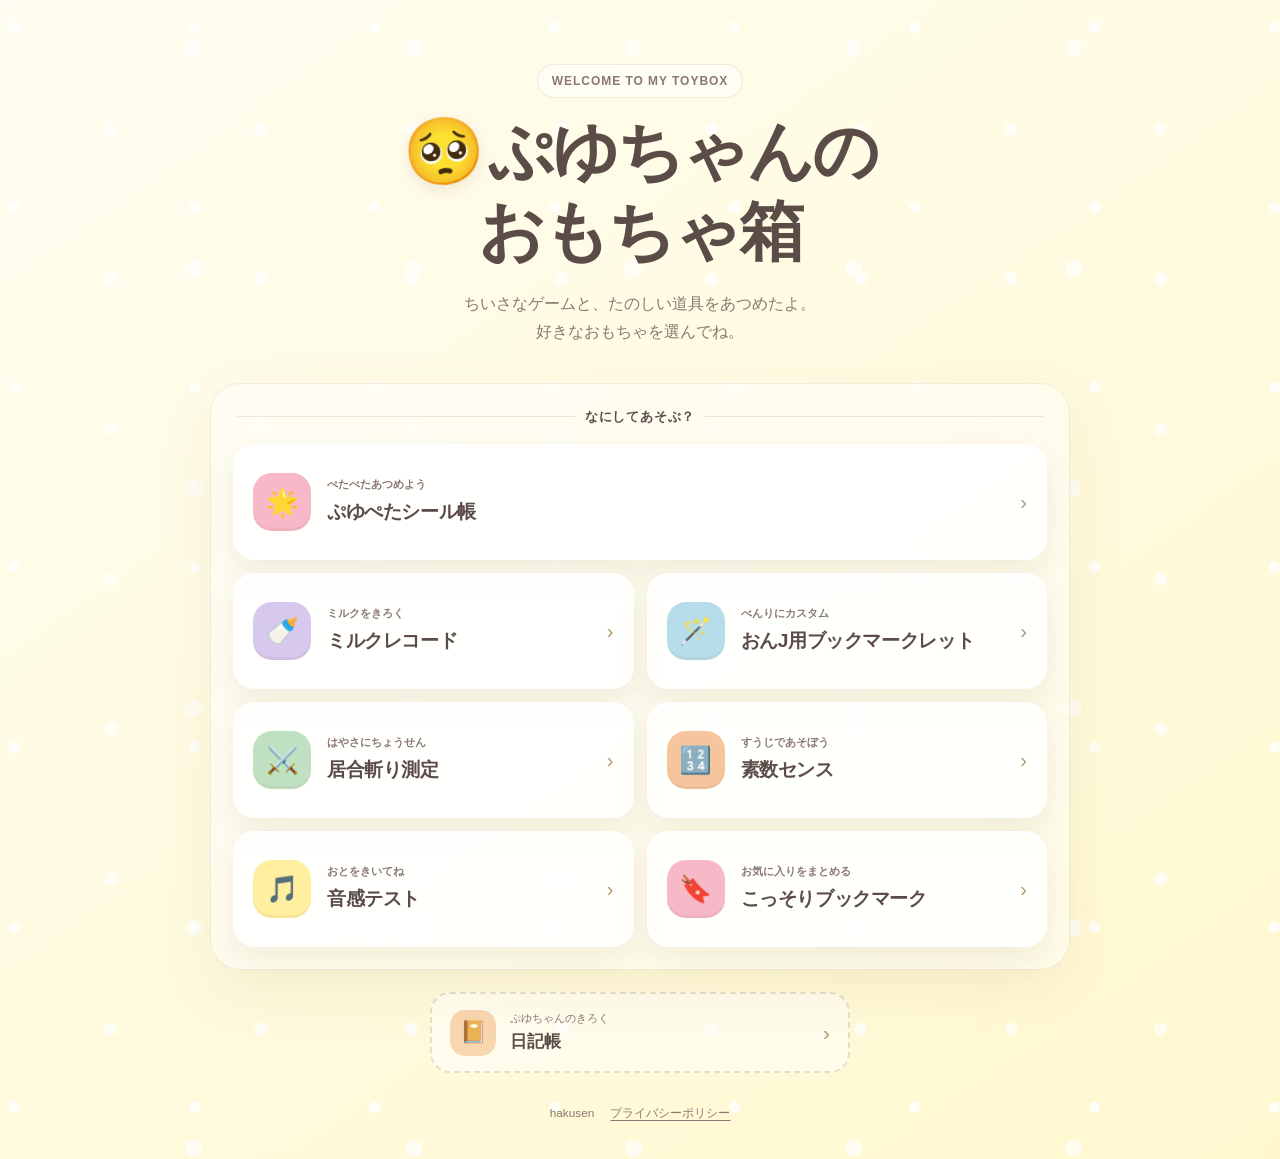
<file: index.html>
﻿<!DOCTYPE html>
<html lang="ja">
<head>
    <!-- Google Tag Manager -->
    <script>(function(w,d,s,l,i){w[l]=w[l]||[];w[l].push({'gtm.start':
    new Date().getTime(),event:'gtm.js'});var f=d.getElementsByTagName(s)[0],
    j=d.createElement(s),dl=l!='dataLayer'?'&l='+l:'';j.async=true;j.src=
    'https://www.googletagmanager.com/gtm.js?id='+i+dl;f.parentNode.insertBefore(j,f);
    })(window,document,'script','dataLayer','GTM-NNLTJRF5');</script>
    <!-- End Google Tag Manager -->
    <meta charset="UTF-8">
    <meta name="viewport" content="width=device-width, initial-scale=1.0">
    <meta name="description" content="ぷゆちゃんの楽しいゲームと便利なツールを集めたおもちゃ箱です。">
    <meta name="theme-color" content="#fff4b8">
    <title>🥺ぷゆちゃんのおもちゃ箱</title>
    <link rel="stylesheet" href="style.css">
</head>
<body>
    <!-- Google Tag Manager (noscript) -->
    <noscript><iframe src="https://www.googletagmanager.com/ns.html?id=GTM-NNLTJRF5"
    height="0" width="0" style="display:none;visibility:hidden"></iframe></noscript>
    <!-- End Google Tag Manager (noscript) -->
    <main class="wrapper">
        <header class="hero">
            <p class="eyebrow">WELCOME TO MY TOYBOX</p>
            <h1><span class="face" aria-hidden="true">🥺</span>ぷゆちゃんの<br>おもちゃ箱</h1>
            <p class="lead">ちいさなゲームと、たのしい道具をあつめたよ。<br>好きなおもちゃを選んでね。</p>
        </header>

        <nav class="toybox" aria-label="おもちゃ一覧">
            <p class="section-title">なにしてあそぶ？</p>
            <ul class="cards">
                <li>
                    <a class="card" href="puyupeta/">
                        <span class="icon" aria-hidden="true">🌟</span>
                        <span class="card-copy"><small>ぺたぺたあつめよう</small><strong>ぷゆぺたシール帳</strong></span>
                        <span class="arrow" aria-hidden="true">›</span>
                    </a>
                </li>
                <li>
                    <a class="card" href="milkrecord/">
                        <span class="icon" aria-hidden="true">🍼</span>
                        <span class="card-copy"><small>ミルクをきろく</small><strong>ミルクレコード</strong></span>
                        <span class="arrow" aria-hidden="true">›</span>
                    </a>
                </li>
                <li>
                    <a class="card" href="bookmarklet/">
                        <span class="icon" aria-hidden="true">🪄</span>
                        <span class="card-copy"><small>べんりにカスタム</small><strong>おんJ用ブックマークレット</strong></span>
                        <span class="arrow" aria-hidden="true">›</span>
                    </a>
                </li>
                <li>
                    <a class="card" href="iaigiri/">
                        <span class="icon" aria-hidden="true">⚔️</span>
                        <span class="card-copy"><small>はやさにちょうせん</small><strong>居合斬り測定</strong></span>
                        <span class="arrow" aria-hidden="true">›</span>
                    </a>
                </li>
                <li>
                    <a class="card" href="primesense/">
                        <span class="icon" aria-hidden="true">🔢</span>
                        <span class="card-copy"><small>すうじであそぼう</small><strong>素数センス</strong></span>
                        <span class="arrow" aria-hidden="true">›</span>
                    </a>
                </li>
                <li>
                    <a class="card" href="onkan/">
                        <span class="icon" aria-hidden="true">🎵</span>
                        <span class="card-copy"><small>おとをきいてね</small><strong>音感テスト</strong></span>
                        <span class="arrow" aria-hidden="true">›</span>
                    </a>
                </li>
                <li>
                    <a class="card" href="bookmark/">
                        <span class="icon" aria-hidden="true">🔖</span>
                        <span class="card-copy"><small>お気に入りをまとめる</small><strong>こっそりブックマーク</strong></span>
                        <span class="arrow" aria-hidden="true">›</span>
                    </a>
                </li>
            </ul>
        </nav>

        <a class="diary-button" href="blog/">
            <span class="diary-icon" aria-hidden="true">📔</span>
            <span>
                <small>ぷゆちゃんのきろく</small>
                <strong>日記帳</strong>
            </span>
            <span class="diary-arrow" aria-hidden="true">›</span>
        </a>

        <footer>
            <span>hakusen</span>
            <a href="https://hakusenkinpan.github.io/policy/">プライバシーポリシー</a>
        </footer>
    </main>
</body>
</html>
</file>
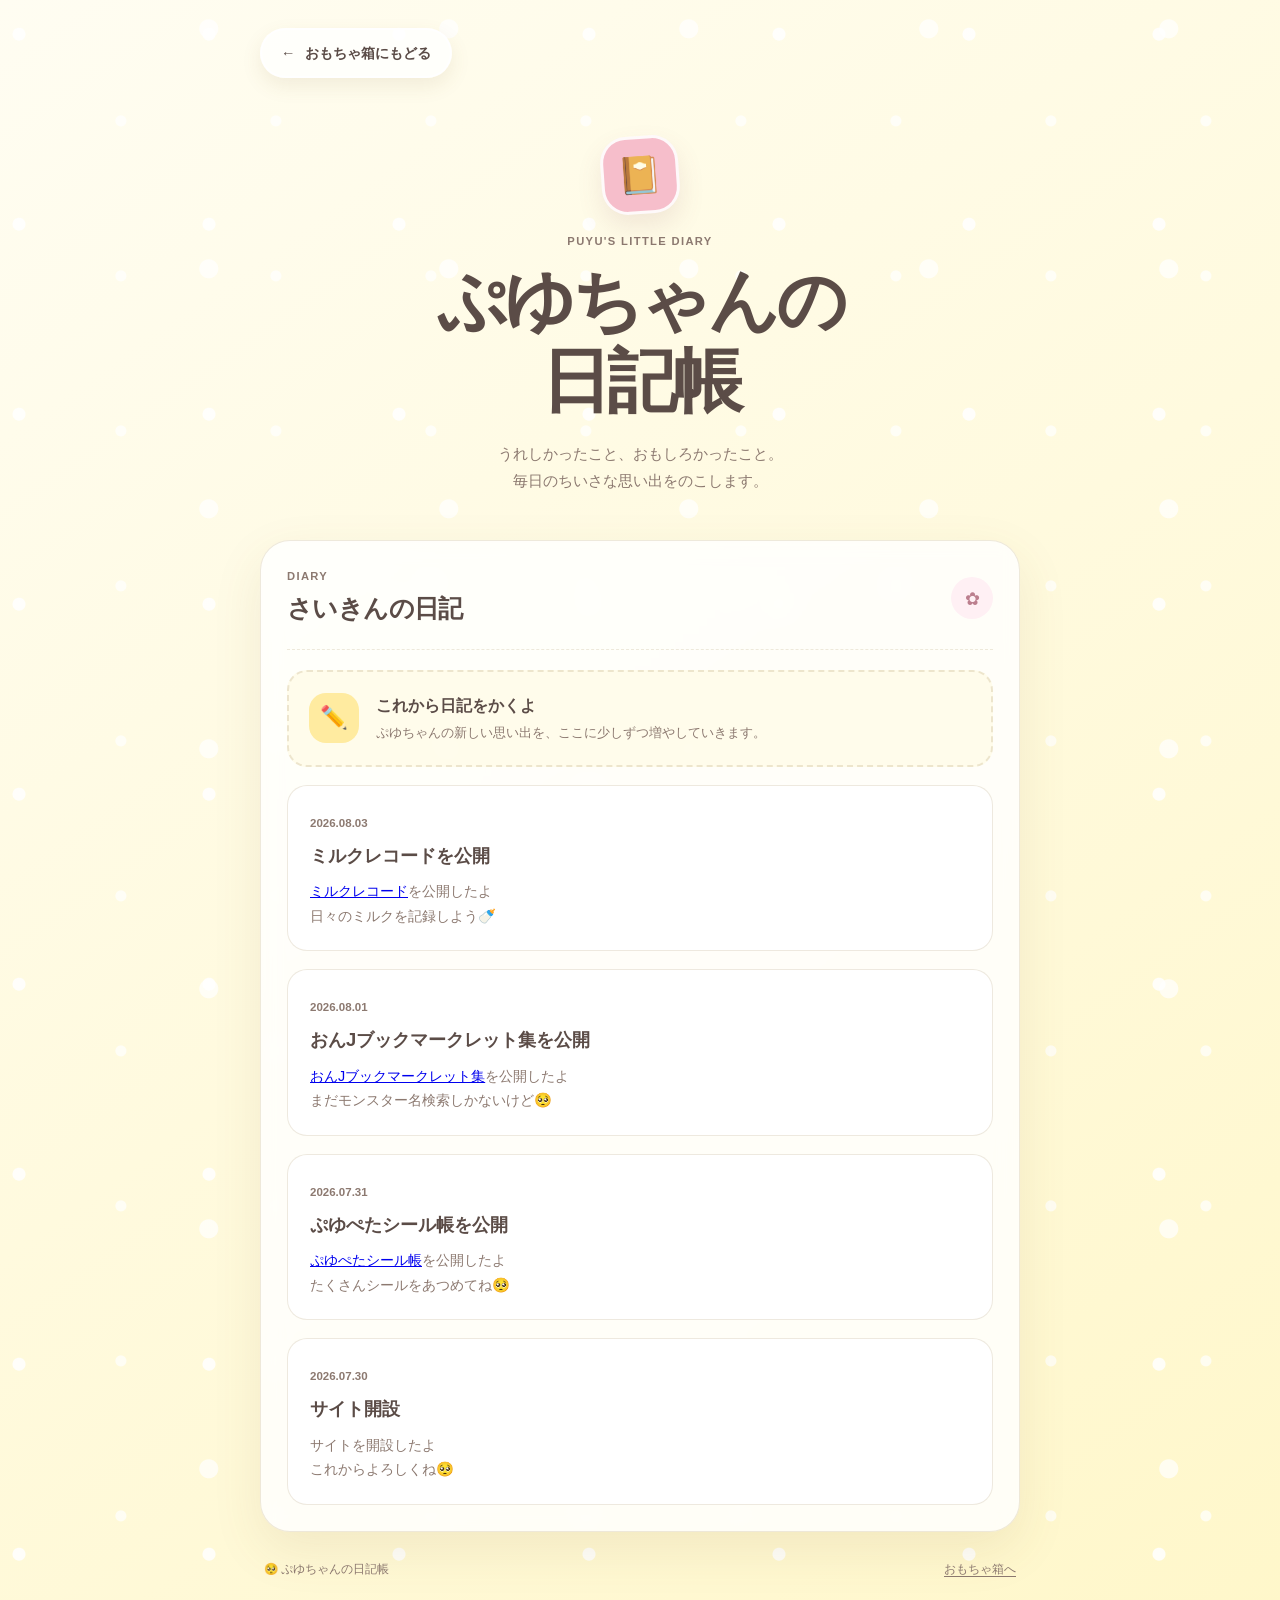
<file: blog/index.html>
<!DOCTYPE html>
<html lang="ja">
<head>
    <!-- Google Tag Manager -->
    <script>(function(w,d,s,l,i){w[l]=w[l]||[];w[l].push({'gtm.start':
    new Date().getTime(),event:'gtm.js'});var f=d.getElementsByTagName(s)[0],
    j=d.createElement(s),dl=l!='dataLayer'?'&l='+l:'';j.async=true;j.src=
    'https://www.googletagmanager.com/gtm.js?id='+i+dl;f.parentNode.insertBefore(j,f);
    })(window,document,'script','dataLayer','GTM-NNLTJRF5');</script>
    <!-- End Google Tag Manager -->
    <meta charset="UTF-8">
    <meta name="viewport" content="width=device-width, initial-scale=1.0">
    <meta name="description" content="ぷゆちゃんの日々のできごとを綴る、かわいい日記帳です。">
    <meta name="theme-color" content="#fff4b8">
    <title>ぷゆちゃんの日記帳</title>
    <link rel="stylesheet" href="style.css">
</head>
<body>
    <!-- Google Tag Manager (noscript) -->
    <noscript><iframe src="https://www.googletagmanager.com/ns.html?id=GTM-NNLTJRF5"
    height="0" width="0" style="display:none;visibility:hidden"></iframe></noscript>
    <!-- End Google Tag Manager (noscript) -->

    <main class="page">
        <nav class="top-nav" aria-label="メインナビゲーション">
            <a class="back-link" href="../index.html">
                <span aria-hidden="true">←</span>
                おもちゃ箱にもどる
            </a>
        </nav>

        <header class="hero">
            <span class="book" aria-hidden="true">📔</span>
            <p class="eyebrow">PUYU'S LITTLE DIARY</p>
            <h1>ぷゆちゃんの<br>日記帳</h1>
            <p class="lead">うれしかったこと、おもしろかったこと。<br>毎日のちいさな思い出をのこします。</p>
        </header>

        <section class="diary" aria-labelledby="diary-title">
            <div class="section-heading">
                <div>
                    <p class="section-label">DIARY</p>
                    <h2 id="diary-title">さいきんの日記</h2>
                </div>
                <span class="decoration" aria-hidden="true">✿</span>
            </div>

            <div class="empty-note">
                <span class="empty-icon" aria-hidden="true">✏️</span>
                <div>
                    <h3>これから日記をかくよ</h3>
                    <p>ぷゆちゃんの新しい思い出を、ここに少しずつ増やしていきます。</p>
                </div>
            </div>

            <!--
            日記を追加するときは、下のひな形をコピーしてコメント記号を外してください。

            <article class="entry">
                <time datetime="2026-07-31">2026.07.31</time>
                <h3>日記のタイトル</h3>
                <p>ここに日記の本文を書きます。</p>
            </article>
            -->
            <article class="entry">
                <time datetime="2026-08-03">2026.08.03</time>
                <h3>ミルクレコードを公開</h3>
                <p><a href="https://hakusenkinpan.github.io/milkrecord/">ミルクレコード</a>を公開したよ<br>日々のミルクを記録しよう🍼</p>
            </article>
            
            <article class="entry">
                <time datetime="2026-08-01">2026.08.01</time>
                <h3>おんJブックマークレット集を公開</h3>
                <p><a href="https://hakusenkinpan.github.io/bookmarklet/">おんJブックマークレット集</a>を公開したよ<br>まだモンスター名検索しかないけど🥺</p>
            </article>
            
            <article class="entry">
                <time datetime="2026-07-31">2026.07.31</time>
                <h3>ぷゆぺたシール帳を公開</h3>
                <p><a href="https://hakusenkinpan.github.io/puyupeta/">ぷゆぺたシール帳</a>を公開したよ<br>たくさんシールをあつめてね🥺</p>
            </article>
            
            <article class="entry">
                <time datetime="2026-07-30">2026.07.30</time>
                <h3>サイト開設</h3>
                <p>サイトを開設したよ<br>これからよろしくね🥺</p>
            </article>

        </section>

        <footer>
            <span>🥺 ぷゆちゃんの日記帳</span>
            <a href="../index.html">おもちゃ箱へ</a>
        </footer>
    </main>
</body>
</html>
</file>
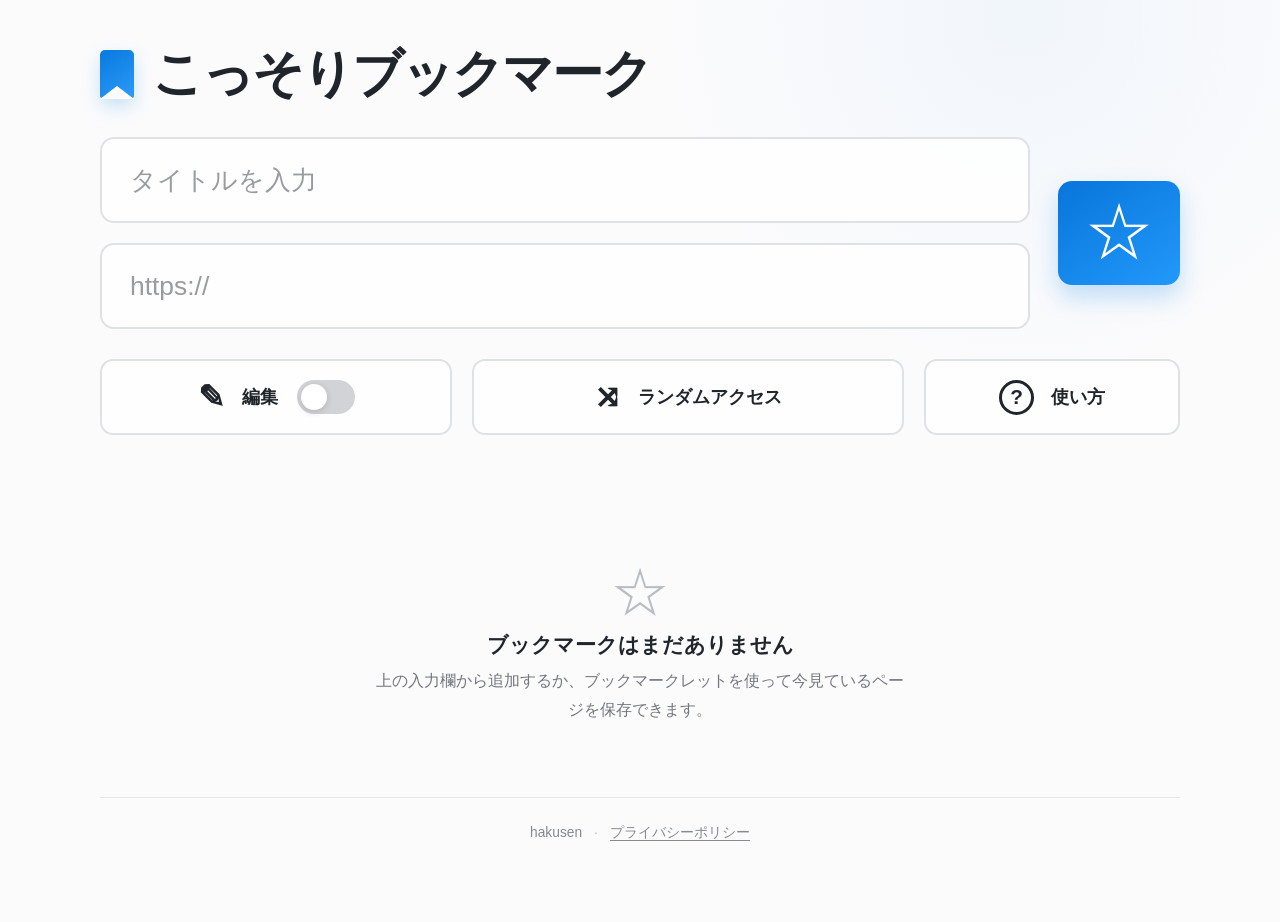
<file: bookmark/index.html>
<!doctype html>
<html lang="ja">
<head>
  <!-- Google Tag Manager -->
  <script>(function(w,d,s,l,i){w[l]=w[l]||[];w[l].push({'gtm.start':
  new Date().getTime(),event:'gtm.js'});var f=d.getElementsByTagName(s)[0],
  j=d.createElement(s),dl=l!='dataLayer'?'&l='+l:'';j.async=true;j.src=
  'https://www.googletagmanager.com/gtm.js?id='+i+dl;f.parentNode.insertBefore(j,f);
  })(window,document,'script','dataLayer','GTM-NNLTJRF5');</script>
  <!-- End Google Tag Manager -->
  <meta charset="UTF-8">
  <meta name="viewport" content="width=device-width, initial-scale=1">
  <meta name="theme-color" content="#ffffff">
  <title>こっそりブックマーク</title>
  <meta name="description" content="端末内に保存する、シンプルなオンラインブックマーク">
  <link rel="stylesheet" href="style.css">
</head>
<body>
  <!-- Google Tag Manager (noscript) -->
  <noscript><iframe src="https://www.googletagmanager.com/ns.html?id=GTM-NNLTJRF5"
  height="0" width="0" style="display:none;visibility:hidden"></iframe></noscript>
  <!-- End Google Tag Manager (noscript) -->
  <main class="app">
    <header class="brand">
      <span class="brand-mark" aria-hidden="true"></span>
      <h1>こっそりブックマーク</h1>
    </header>

    <section class="entry" aria-label="ブックマーク入力">
      <div class="fields">
        <label>
          <span class="sr-only">タイトル</span>
          <input id="titleInput" type="text" placeholder="タイトルを入力" autocomplete="off">
        </label>
        <label>
          <span class="sr-only">URL</span>
          <input id="urlInput" type="url" placeholder="https://" inputmode="url" autocomplete="url">
        </label>
      </div>
      <button id="bookmarkButton" class="bookmark-button" type="button" aria-label="ブックマークに登録" title="ブックマークに登録">
        <span aria-hidden="true">☆</span>
      </button>
    </section>

    <section class="toolbar" aria-label="操作">
      <label class="tool-button edit-toggle">
        <span class="tool-icon" aria-hidden="true">✎</span>
        <span>編集</span>
        <input id="editMode" type="checkbox" role="switch">
        <span class="switch" aria-hidden="true"></span>
      </label>
      <button id="randomButton" class="tool-button" type="button">
        <span class="tool-icon" aria-hidden="true">⤨</span>
        <span>ランダムアクセス</span>
      </button>
      <button id="helpButton" class="tool-button" type="button">
        <span class="help-icon" aria-hidden="true">?</span>
        <span>使い方</span>
      </button>
    </section>

    <p id="editNotice" class="edit-notice" hidden>編集モード：カードを選ぶと内容を変更できます。入力内容は自動保存されます。</p>
    <section id="bookmarkGrid" class="bookmark-grid" aria-label="保存済みブックマーク"></section>
    <section id="emptyState" class="empty-state" hidden>
      <div class="empty-star" aria-hidden="true">☆</div>
      <h2>ブックマークはまだありません</h2>
      <p>上の入力欄から追加するか、ブックマークレットを使って今見ているページを保存できます。</p>
    </section>

    <footer class="site-footer">
      <span>hakusen</span>
      <span class="footer-separator" aria-hidden="true">·</span>
      <a href="https://hakusenkinpan.github.io/policy/index.html" target="_blank" rel="noopener noreferrer">プライバシーポリシー</a>
    </footer>
  </main>

  <dialog id="helpDialog" class="help-dialog">
    <div class="dialog-head">
      <div>
        <p class="eyebrow">HOW TO USE</p>
        <h2>使い方</h2>
      </div>
      <button id="closeHelpButton" class="close-button" type="button" aria-label="閉じる">×</button>
    </div>
    <div class="help-content">
      <section>
        <h3>ブックマークを追加</h3>
        <p>タイトルとURLを入力し、青い星ボタンを押します。通常時にカードを押すと、そのサイトを新しいタブで開きます。</p>
      </section>
      <section>
        <h3>編集・削除</h3>
        <p>「編集」をオンにしてカードを選びます。上の入力欄を書き換えると自動保存され、星ボタンを押すと登録を解除できます。</p>
      </section>
      <section class="bookmarklet-section">
        <h3>今見ているページから追加</h3>
        <p>下のボタンをブックマークバーへドラッグするか、コードをコピーしてブラウザのブックマークURL欄へ貼り付けてください。</p>
        <a id="bookmarkletLink" class="bookmarklet-link" href="#">＋ このページを保存</a>
        <button id="copyBookmarkletButton" class="copy-button" type="button">ブックマークレットをコピー</button>
        <p id="copyStatus" class="copy-status" role="status" aria-live="polite"></p>
      </section>
      <section class="bookmarklet-section">
        <h3>新しいタブから一覧を開く</h3>
        <p>iPhoneのSafariでは、新しいタブからでもブックマークレットだけで開けると思います。ほかのブラウザでは実行できない場合があるため、その場合は下のリンクを通常のブックマークとして保存してください。</p>
        <a id="openAppLink" class="bookmarklet-link secondary-link" href="https://hakusenkinpan.github.io/bookmark/">ブックマーク一覧を開く</a>
        <button id="copyAppUrlButton" class="copy-button" type="button">一覧URLをコピー</button>
        <p id="appUrlCopyStatus" class="copy-status" role="status" aria-live="polite"></p>
      </section>
      <p class="storage-note">保存内容はこのブラウザのローカルストレージにのみ記録されます。</p>
    </div>
  </dialog>

  <div id="toast" class="toast" role="status" aria-live="polite"></div>
  <script src="script.js"></script>
</body>
</html>
</file>
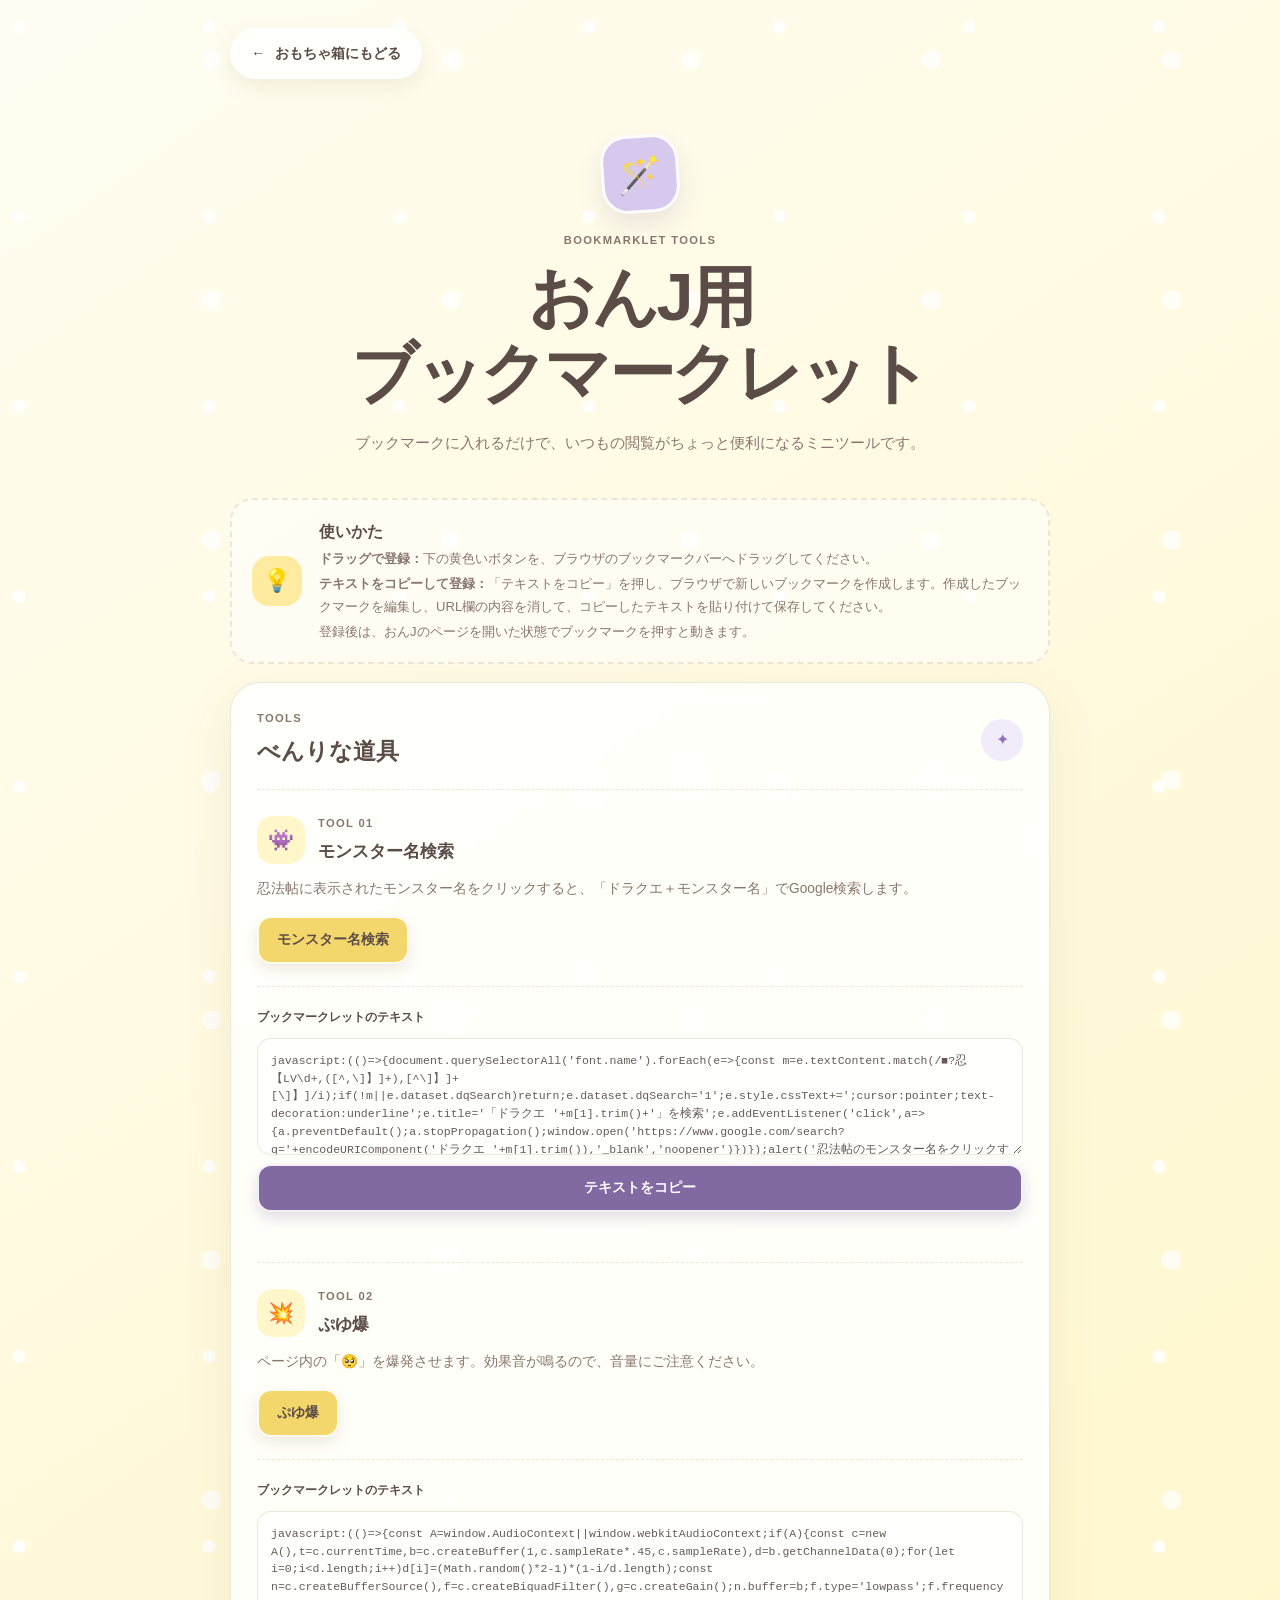
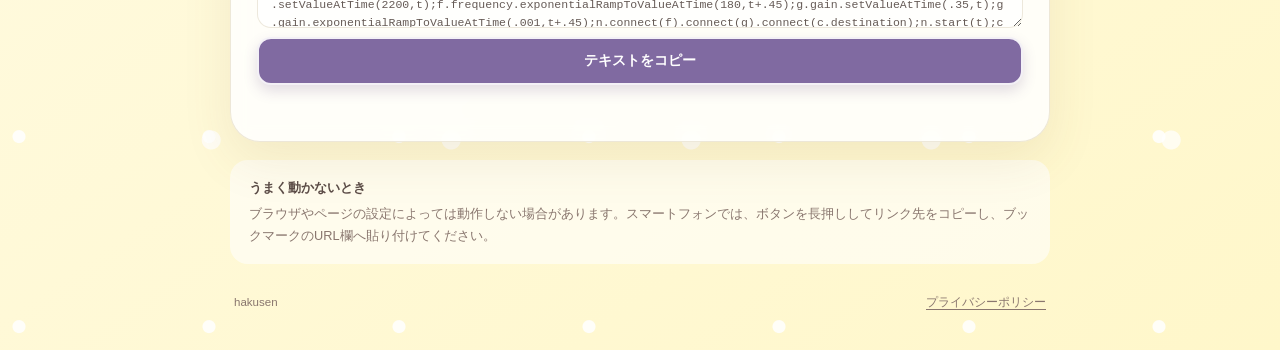
<file: bookmarklet/index.html>
<!DOCTYPE html>
<html lang="ja">
<head>
    <!-- Google Tag Manager -->
    <script>(function(w,d,s,l,i){w[l]=w[l]||[];w[l].push({'gtm.start':
    new Date().getTime(),event:'gtm.js'});var f=d.getElementsByTagName(s)[0],
    j=d.createElement(s),dl=l!='dataLayer'?'&l='+l:'';j.async=true;j.src=
    'https://www.googletagmanager.com/gtm.js?id='+i+dl;f.parentNode.insertBefore(j,f);
    })(window,document,'script','dataLayer','GTM-NNLTJRF5');</script>
    <!-- End Google Tag Manager -->
    <meta charset="UTF-8">
    <meta name="viewport" content="width=device-width, initial-scale=1.0">
    <meta name="description" content="おんJを見るときに便利な、かんたんブックマークレット集です。">
    <meta name="theme-color" content="#fff4b8">
    <title>おんJ用ブックマークレット</title>
    <link rel="stylesheet" href="style.css">
    <script src="script.js" defer></script>
</head>
<body>
    <!-- Google Tag Manager (noscript) -->
    <noscript><iframe src="https://www.googletagmanager.com/ns.html?id=GTM-NNLTJRF5"
    height="0" width="0" style="display:none;visibility:hidden"></iframe></noscript>
    <!-- End Google Tag Manager (noscript) -->

    <main class="page">
        <nav aria-label="メインナビゲーション">
            <a class="home-button" href="../">
                <span aria-hidden="true">←</span>
                おもちゃ箱にもどる
            </a>
        </nav>

        <header class="hero">
            <span class="hero-icon" aria-hidden="true">🪄</span>
            <p class="eyebrow">BOOKMARKLET TOOLS</p>
            <h1>おんJ用<br>ブックマークレット</h1>
            <p class="lead">ブックマークに入れるだけで、いつもの閲覧がちょっと便利になるミニツールです。</p>
        </header>

        <section class="howto" aria-labelledby="howto-title">
            <div class="howto-icon" aria-hidden="true">💡</div>
            <div>
                <h2 id="howto-title">使いかた</h2>
                <p><strong>ドラッグで登録：</strong>下の黄色いボタンを、ブラウザのブックマークバーへドラッグしてください。</p>
                <p><strong>テキストをコピーして登録：</strong>「テキストをコピー」を押し、ブラウザで新しいブックマークを作成します。作成したブックマークを編集し、URL欄の内容を消して、コピーしたテキストを貼り付けて保存してください。</p>
                <p>登録後は、おんJのページを開いた状態でブックマークを押すと動きます。</p>
            </div>
        </section>

        <section class="tools" aria-labelledby="tools-title">
            <div class="section-heading">
                <div>
                    <p class="eyebrow">TOOLS</p>
                    <h2 id="tools-title">べんりな道具</h2>
                </div>
                <span aria-hidden="true">✦</span>
            </div>

            <article class="tool-card">
                <div class="tool-title">
                    <span class="tool-icon" aria-hidden="true">👾</span>
                    <div>
                        <p class="number">TOOL 01</p>
                        <h3>モンスター名検索</h3>
                    </div>
                </div>
                <p>忍法帖に表示されたモンスター名をクリックすると、「ドラクエ＋モンスター名」でGoogle検索します。</p>
                <a class="bookmarklet" href="javascript:(()=>{document.querySelectorAll('font.name').forEach(e=>{const m=e.textContent.match(/■?忍【LV\d+,([^,\]】]+),[^\]】]+[\]】]/i);if(!m||e.dataset.dqSearch)return;e.dataset.dqSearch='1';e.style.cssText+=';cursor:pointer;text-decoration:underline';e.title='「ドラクエ '+m[1].trim()+'」を検索';e.addEventListener('click',a=>{a.preventDefault();a.stopPropagation();window.open('https://www.google.com/search?q='+encodeURIComponent('ドラクエ '+m[1].trim()),'_blank','noopener')})});alert('忍法帖のモンスター名をクリックすると検索できます')})()" title="ブックマークバーへドラッグしてください">モンスター名検索</a>

                <div class="copy-area">
                    <label for="monster-code">ブックマークレットのテキスト</label>
                    <textarea id="monster-code" rows="5" readonly>javascript:(()=>{document.querySelectorAll('font.name').forEach(e=>{const m=e.textContent.match(/■?忍【LV\d+,([^,\]】]+),[^\]】]+[\]】]/i);if(!m||e.dataset.dqSearch)return;e.dataset.dqSearch='1';e.style.cssText+=';cursor:pointer;text-decoration:underline';e.title='「ドラクエ '+m[1].trim()+'」を検索';e.addEventListener('click',a=>{a.preventDefault();a.stopPropagation();window.open('https://www.google.com/search?q='+encodeURIComponent('ドラクエ '+m[1].trim()),'_blank','noopener')})});alert('忍法帖のモンスター名をクリックすると検索できます')})()</textarea>
                    <button class="copy-button" type="button">テキストをコピー</button>
                    <p class="copy-status" role="status" aria-live="polite"></p>
                </div>
            </article>

            <article class="tool-card">
                <div class="tool-title">
                    <span class="tool-icon" aria-hidden="true">💥</span>
                    <div>
                        <p class="number">TOOL 02</p>
                        <h3>ぷゆ爆</h3>
                    </div>
                </div>
                <p>ページ内の「🥺」を爆発させます。効果音が鳴るので、音量にご注意ください。</p>
                <a class="bookmarklet" href="javascript:(()=>{const A=window.AudioContext||window.webkitAudioContext;if(A){const c=new A(),t=c.currentTime,b=c.createBuffer(1,c.sampleRate*.45,c.sampleRate),d=b.getChannelData(0);for(let i=0;i<d.length;i++)d[i]=(Math.random()*2-1)*(1-i/d.length);const n=c.createBufferSource(),f=c.createBiquadFilter(),g=c.createGain();n.buffer=b;f.type='lowpass';f.frequency.setValueAtTime(2200,t);f.frequency.exponentialRampToValueAtTime(180,t+.45);g.gain.setValueAtTime(.35,t);g.gain.exponentialRampToValueAtTime(.001,t+.45);n.connect(f).connect(g).connect(c.destination);n.start(t);const o=c.createOscillator(),q=c.createGain();o.type='square';o.frequency.setValueAtTime(180,t);o.frequency.exponentialRampToValueAtTime(45,t+.18);q.gain.setValueAtTime(.12,t);q.gain.exponentialRampToValueAtTime(.001,t+.2);o.connect(q).connect(c.destination);o.start(t);o.stop(t+.2);setTimeout(()=>c.close(),700)}const w=document.createTreeWalker(document.body,NodeFilter.SHOW_TEXT),a=[];while(w.nextNode())if(w.currentNode.parentElement?.closest('dd')&&w.currentNode.data.includes('🥺'))a.push(w.currentNode);a.forEach(n=>{const f=document.createDocumentFragment(),p=n.data.split('🥺');p.forEach((s,i)=>{f.append(s);if(i<p.length-1){const x=document.createElement('span');x.textContent='💥';x.style.cssText='display:inline-block;transition:transform .65s ease-out,opacity .65s;transform:scale(.4);';f.append(x);requestAnimationFrame(()=>requestAnimationFrame(()=>{x.style.transform='scale(2.5) rotate(25deg)';x.style.opacity='0'}));setTimeout(()=>x.remove(),700)}});n.replaceWith(f)})})()" title="ブックマークバーへドラッグしてください">ぷゆ爆</a>

                <div class="copy-area">
                    <label for="puyubaku-code">ブックマークレットのテキスト</label>
                    <textarea id="puyubaku-code" rows="5" readonly>javascript:(()=>{const A=window.AudioContext||window.webkitAudioContext;if(A){const c=new A(),t=c.currentTime,b=c.createBuffer(1,c.sampleRate*.45,c.sampleRate),d=b.getChannelData(0);for(let i=0;i<d.length;i++)d[i]=(Math.random()*2-1)*(1-i/d.length);const n=c.createBufferSource(),f=c.createBiquadFilter(),g=c.createGain();n.buffer=b;f.type='lowpass';f.frequency.setValueAtTime(2200,t);f.frequency.exponentialRampToValueAtTime(180,t+.45);g.gain.setValueAtTime(.35,t);g.gain.exponentialRampToValueAtTime(.001,t+.45);n.connect(f).connect(g).connect(c.destination);n.start(t);const o=c.createOscillator(),q=c.createGain();o.type='square';o.frequency.setValueAtTime(180,t);o.frequency.exponentialRampToValueAtTime(45,t+.18);q.gain.setValueAtTime(.12,t);q.gain.exponentialRampToValueAtTime(.001,t+.2);o.connect(q).connect(c.destination);o.start(t);o.stop(t+.2);setTimeout(()=>c.close(),700)}const w=document.createTreeWalker(document.body,NodeFilter.SHOW_TEXT),a=[];while(w.nextNode())if(w.currentNode.parentElement?.closest('dd')&&w.currentNode.data.includes('🥺'))a.push(w.currentNode);a.forEach(n=>{const f=document.createDocumentFragment(),p=n.data.split('🥺');p.forEach((s,i)=>{f.append(s);if(i<p.length-1){const x=document.createElement('span');x.textContent='💥';x.style.cssText='display:inline-block;transition:transform .65s ease-out,opacity .65s;transform:scale(.4);';f.append(x);requestAnimationFrame(()=>requestAnimationFrame(()=>{x.style.transform='scale(2.5) rotate(25deg)';x.style.opacity='0'}));setTimeout(()=>x.remove(),700)}});n.replaceWith(f)})})()</textarea>
                    <button class="copy-button" type="button">テキストをコピー</button>
                    <p class="copy-status" role="status" aria-live="polite"></p>
                </div>
            </article>

        </section>

        <aside class="note">
            <strong>うまく動かないとき</strong>
            <p>ブラウザやページの設定によっては動作しない場合があります。スマートフォンでは、ボタンを長押ししてリンク先をコピーし、ブックマークのURL欄へ貼り付けてください。</p>
        </aside>

        <footer>
            <span>hakusen</span>
            <a href="https://hakusenkinpan.github.io/policy/">プライバシーポリシー</a>
        </footer>
    </main>
</body>
</html>
</file>
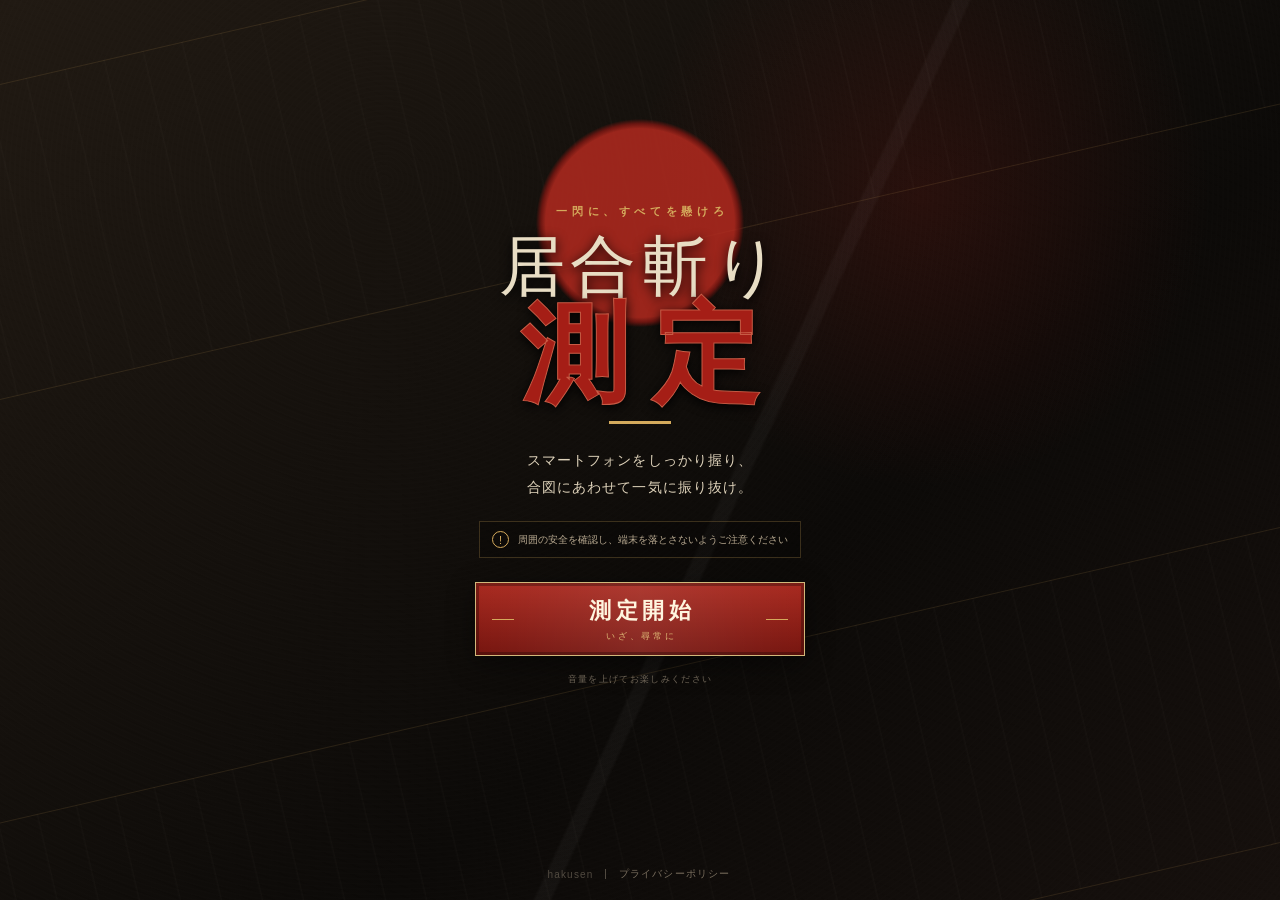
<file: iaigiri/index.html>
<!doctype html>
<html lang="ja">
  <head>
    <meta charset="UTF-8" />
    <meta name="viewport" content="width=device-width, initial-scale=1, maximum-scale=1, user-scalable=no, viewport-fit=cover" />
    <meta name="theme-color" content="#100d0a" />
    <title>居合斬り測定</title>
    <meta name="description" content="スマートフォンを振って、一閃の威力を測定するミニゲーム" />
    <!-- Google Tag Manager -->
    <script>(function(w,d,s,l,i){w[l]=w[l]||[];w[l].push({'gtm.start':
    new Date().getTime(),event:'gtm.js'});var f=d.getElementsByTagName(s)[0],
    j=d.createElement(s),dl=l!='dataLayer'?'&l='+l:'';j.async=true;j.src=
    'https://www.googletagmanager.com/gtm.js?id='+i+dl;f.parentNode.insertBefore(j,f);
    })(window,document,'script','dataLayer','GTM-NNLTJRF5');</script>
    <!-- End Google Tag Manager -->
    <link rel="stylesheet" href="style.css" />
    <script src="game.js" defer></script>
  </head>
  <body>
    <!-- Google Tag Manager (noscript) -->
    <noscript><iframe src="https://www.googletagmanager.com/ns.html?id=GTM-NNLTJRF5"
    height="0" width="0" style="display:none;visibility:hidden"></iframe></noscript>
    <!-- End Google Tag Manager (noscript) -->
    <main class="game scene-title">
      <div class="grain" aria-hidden="true"></div>
      <div class="sun" aria-hidden="true"></div>
      <div class="slash-line" aria-hidden="true"></div>

      <section class="panel title-panel" id="titleScene" aria-labelledby="gameTitle">
        <p class="eyebrow">一閃に、すべてを懸けろ</p>
        <h1 id="gameTitle"><span>居合斬り</span><strong>測定</strong></h1>
        <div class="rule"></div>
        <p class="lead">スマートフォンをしっかり握り、<br />合図にあわせて一気に振り抜け。</p>
        <div class="safety"><span aria-hidden="true">!</span>周囲の安全を確認し、端末を落とさないようご注意ください</div>
        <button class="primary-button" id="startButton" type="button"><span>測定開始</span><small>いざ、尋常に</small></button>
        <p class="error-message" id="errorMessage" hidden></p>
        <p class="sound-note">音量を上げてお楽しみください</p>
      </section>

      <section class="panel action-panel" id="readyScene" aria-live="polite" hidden>
        <p class="eyebrow">精神を研ぎ澄ませ</p>
        <h2>構えてください</h2>
        <div class="countdown" id="countdown">3</div>
        <p class="instruction">合図が鳴ったら、鋭く振り抜け</p>
        <div class="progress"><span></span></div>
      </section>

      <section class="panel action-panel measuring" id="measureScene" aria-live="assertive" hidden>
        <p class="eyebrow">今こそ放て</p>
        <h2>斬れ！</h2>
        <div class="motion-ring"><div id="motionMeter"></div><span>一閃</span></div>
        <p class="instruction">スマートフォンを振り抜け</p>
      </section>

      <section class="panel result-panel" id="resultScene" aria-live="polite" hidden>
        <p class="eyebrow">今回の記録</p>
        <h2>威力</h2>
        <div class="score"><strong id="power">0</strong><span>斬</span></div>
        <p class="peak-acceleration">最大加速度 <strong id="peakAcceleration">0.0</strong> <span>m/s²</span></p>
        <p class="rank" id="rank">見習い剣士</p>
        <div class="result-actions">
          <button class="primary-button" id="retryButton" type="button"><span>もう一度</span><small>記録に挑む</small></button>
          <button class="text-button" id="titleButton" type="button">タイトルに戻る</button>
        </div>
      </section>
      <footer>
        <span>hakusen</span>
        <i aria-hidden="true"></i>
        <a href="https://hakusenkinpan.github.io/policy/" target="_blank" rel="noopener noreferrer">プライバシーポリシー</a>
      </footer>
    </main>
  </body>
</html>
</file>
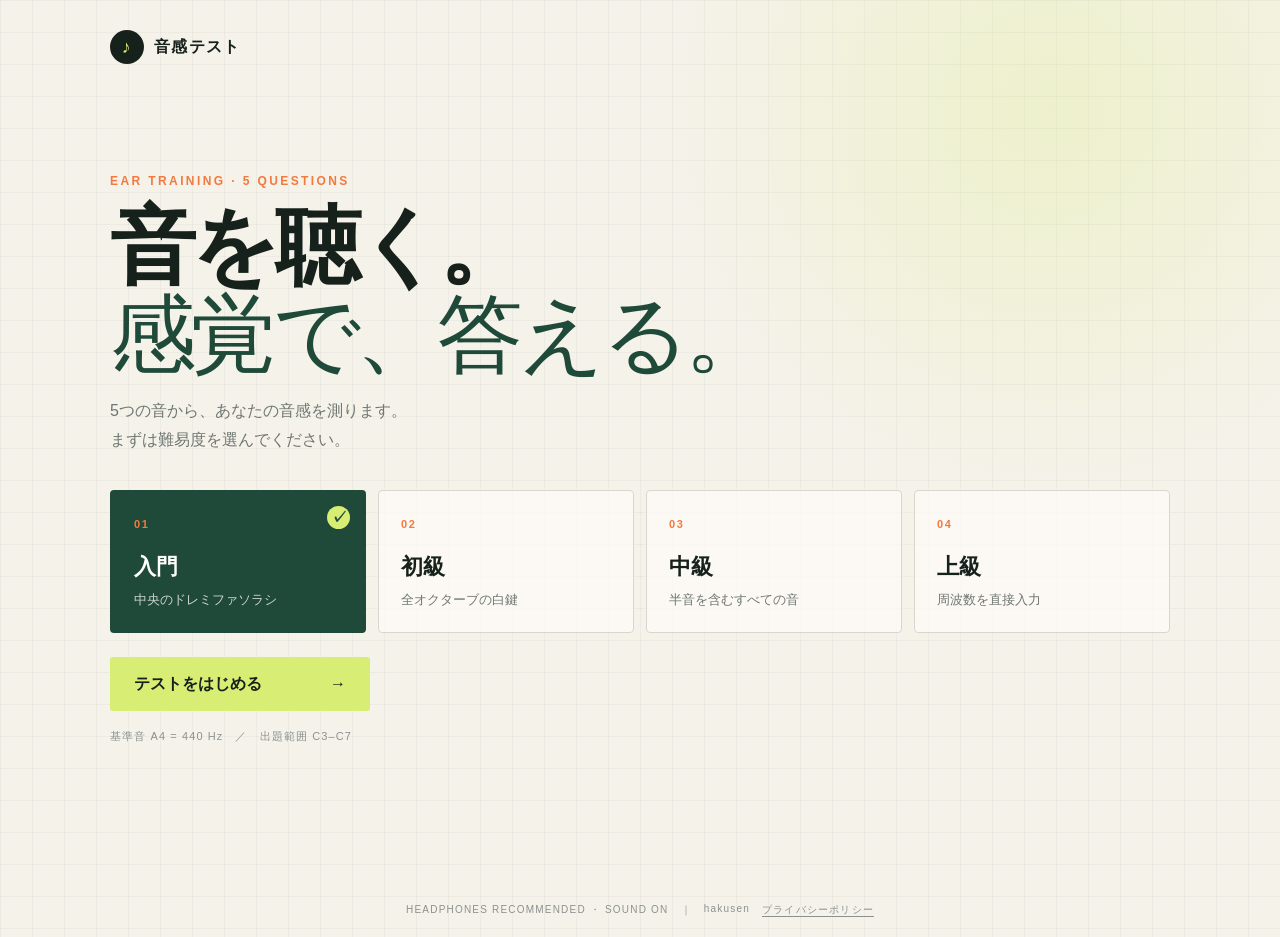
<file: onkan/index.html>
<!doctype html>
<html lang="ja">
<head>
  <meta charset="utf-8">
  <meta name="viewport" content="width=device-width, initial-scale=1">
  <meta name="theme-color" content="#f5f2ea">
  <title>音感テスト</title>
  <meta name="description" content="5つの音を聴いて、音感を試すミニゲーム。">
  <link rel="stylesheet" href="styles.css">
  <!-- Google Tag Manager -->
  <script>(function(w,d,s,l,i){w[l]=w[l]||[];w[l].push({'gtm.start':
  new Date().getTime(),event:'gtm.js'});var f=d.getElementsByTagName(s)[0],
  j=d.createElement(s),dl=l!='dataLayer'?'&l='+l:'';j.async=true;j.src=
  'https://www.googletagmanager.com/gtm.js?id='+i+dl;f.parentNode.insertBefore(j,f);
  })(window,document,'script','dataLayer','GTM-NNLTJRF5');</script>
  <!-- End Google Tag Manager -->
</head>
<body>
  <!-- Google Tag Manager (noscript) -->
  <noscript><iframe src="https://www.googletagmanager.com/ns.html?id=GTM-NNLTJRF5"
  height="0" width="0" style="display:none;visibility:hidden"></iframe></noscript>
  <!-- End Google Tag Manager (noscript) -->
  <main class="app">
    <header class="brand" aria-label="音感テスト">
      <span class="brand-mark" aria-hidden="true">♪</span>
      <span>音感テスト</span>
    </header>

    <section id="title-screen" class="screen title-screen">
      <div class="eyebrow">EAR TRAINING · 5 QUESTIONS</div>
      <h1>音を聴く。<br><em>感覚で、答える。</em></h1>
      <p class="lead">5つの音から、あなたの音感を測ります。<br>まずは難易度を選んでください。</p>

      <div class="difficulty-grid" role="group" aria-label="難易度を選択">
        <button class="difficulty selected" data-level="intro" type="button">
          <span class="level-no">01</span><strong>入門</strong>
          <small>中央のドレミファソラシ</small>
        </button>
        <button class="difficulty" data-level="easy" type="button">
          <span class="level-no">02</span><strong>初級</strong>
          <small>全オクターブの白鍵</small>
        </button>
        <button class="difficulty" data-level="medium" type="button">
          <span class="level-no">03</span><strong>中級</strong>
          <small>半音を含むすべての音</small>
        </button>
        <button class="difficulty" data-level="advanced" type="button">
          <span class="level-no">04</span><strong>上級</strong>
          <small>周波数を直接入力</small>
        </button>
      </div>
      <button id="start-btn" class="primary-btn" type="button">テストをはじめる <span>→</span></button>
      <p class="range-note">基準音 A4 = 440 Hz　／　出題範囲 C3–C7</p>
    </section>

    <section id="quiz-screen" class="screen quiz-screen hidden" aria-live="polite">
      <div class="quiz-top">
        <span id="quiz-level" class="level-pill">入門</span>
        <span id="progress-text">QUESTION 1 / 5</span>
      </div>
      <div class="progress-track"><span id="progress-bar"></span></div>
      <div class="sound-stage">
        <button id="replay-btn" class="sound-button" type="button" aria-label="音をもう一度聴く">
          <span class="sound-icon" aria-hidden="true"><i></i><i></i><i></i><i></i><i></i></span>
        </button>
        <h2>この音は？</h2>
        <p>丸いボタンで何度でも聴けます</p>
      </div>
      <div id="note-answer" class="answer-area">
        <div id="note-buttons" class="note-grid"></div>
      </div>
      <form id="frequency-answer" class="answer-area frequency-form hidden">
        <label for="frequency-input">聞こえた周波数を入力</label>
        <div class="frequency-input-wrap">
          <input id="frequency-input" type="number" min="1" max="5000" step="0.01" inputmode="decimal" placeholder="440.00" autocomplete="off">
          <span>Hz</span>
        </div>
        <button class="primary-btn" type="submit">この答えで決定 <span>→</span></button>
      </form>
    </section>

    <section id="result-screen" class="screen result-screen hidden" aria-live="polite">
      <div class="result-heading">
        <div>
          <div class="eyebrow">YOUR RESULT</div>
          <h1>テスト完了。</h1>
          <p><span id="result-level">入門</span> · 5問</p>
        </div>
        <div class="score-card">
          <span>SCORE</span>
          <strong id="score-number">999</strong>
          <small>/ 999</small>
        </div>
      </div>
      <div class="result-table-wrap">
        <table>
          <thead><tr><th>問</th><th>あなたの回答</th><th>正解</th><th>差</th><th>音</th></tr></thead>
          <tbody id="result-body"></tbody>
        </table>
      </div>
      <div class="result-actions">
        <button id="retry-btn" class="primary-btn" type="button">もう1度挑戦 <span>↻</span></button>
        <button id="home-btn" class="secondary-btn" type="button">タイトルに戻る</button>
      </div>
    </section>
  </main>
  <footer>
    <span>HEADPHONES RECOMMENDED <span aria-hidden="true">・</span> SOUND ON</span>
    <span aria-hidden="true">｜</span>
    <span>hakusen</span>
    <a href="https://hakusenkinpan.github.io/policy/index.html">プライバシーポリシー</a>
  </footer>
  <script src="app.js"></script>
</body>
</html>
</file>
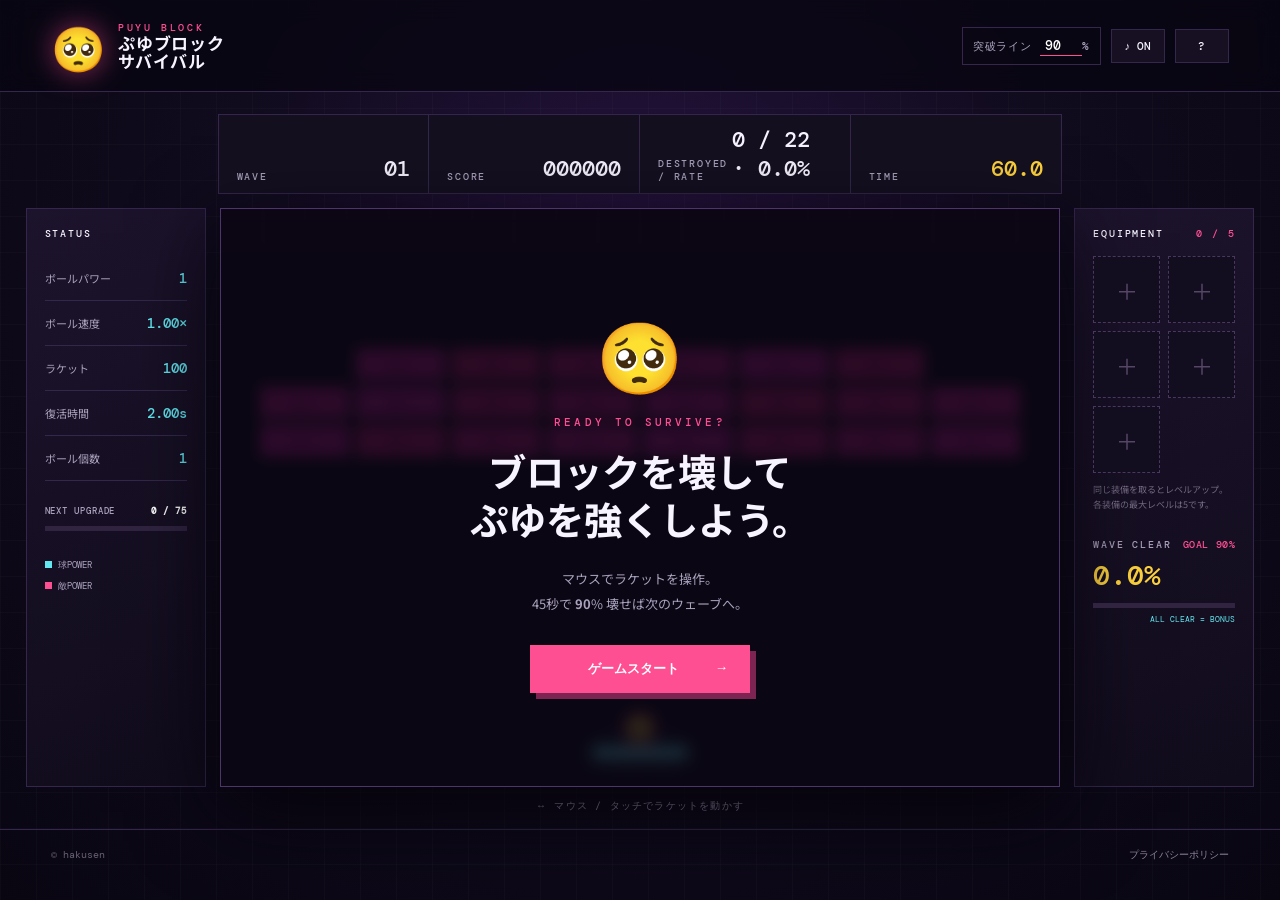
<file: pbs/index.html>
<!doctype html>
<html lang="ja">
<head>
  <!-- Google Tag Manager -->
  <script>(function(w,d,s,l,i){w[l]=w[l]||[];w[l].push({'gtm.start':
  new Date().getTime(),event:'gtm.js'});var f=d.getElementsByTagName(s)[0],
  j=d.createElement(s),dl=l!='dataLayer'?'&l='+l:'';j.async=true;j.src=
  'https://www.googletagmanager.com/gtm.js?id='+i+dl;f.parentNode.insertBefore(j,f);
  })(window,document,'script','dataLayer','GTM-NNLTJRF5');</script>
  <!-- End Google Tag Manager -->
  <meta charset="utf-8">
  <meta name="viewport" content="width=device-width,initial-scale=1">
  <meta name="theme-color" content="#130d24">
  <title>ぷゆブロックサバイバル</title>
  <meta name="description" content="🥺を弾いて育てる、装備収集型ブロック崩しサバイバル。">
  <link rel="stylesheet" href="style.css">
</head>
<body>
  <!-- Google Tag Manager (noscript) -->
  <noscript><iframe src="https://www.googletagmanager.com/ns.html?id=GTM-NNLTJRF5"
  height="0" width="0" style="display:none;visibility:hidden"></iframe></noscript>
  <!-- End Google Tag Manager (noscript) -->

  <div class="page-shell">
    <header class="topbar">
      <div class="brand"><span class="brand-ball">🥺</span><div><p>PUYU BLOCK</p><h1>ぷゆブロック<br>サバイバル</h1></div></div>
      <div class="top-actions">
        <label class="goal-control">突破ライン <input id="clearTarget" type="number" min="50" max="100" value="90" aria-label="ウェーブ突破に必要な破壊率">%</label>
        <button id="soundBtn" class="icon-btn" aria-label="サウンド切り替え">♪ ON</button>
        <button id="helpBtn" class="icon-btn" aria-label="遊び方を表示">?</button>
      </div>
    </header>

    <main>
      <section class="hud" aria-label="ゲーム情報">
        <div><span>WAVE</span><strong id="wave">01</strong></div>
        <div><span>SCORE</span><strong id="score">000000</strong></div>
        <div><span>DESTROYED / RATE</span><strong id="destroyed">0 / 0 · 0.0%</strong></div>
        <div class="timer-card"><span>TIME</span><strong id="timer">45.0</strong></div>
      </section>

      <section class="game-layout">
        <aside class="panel stats-panel">
          <h2>STATUS</h2>
          <dl>
            <div><dt>ボールパワー</dt><dd id="statPower">1</dd></div>
            <div><dt>ボール速度</dt><dd id="statSpeed">1.0×</dd></div>
            <div><dt>ラケット</dt><dd id="statPaddle">100</dd></div>
            <div><dt>復活時間</dt><dd id="statRespawn">2.0s</dd></div>
            <div><dt>ボール個数</dt><dd id="statBalls">1</dd></div>
          </dl>
          <div class="xp-wrap"><div class="xp-label"><span>NEXT UPGRADE</span><b id="xpText">0 / 75</b></div><div class="xp-track"><i id="xpBar"></i></div></div>
          <div class="legend"><span><i class="dot ball-dot"></i>球POWER</span><span><i class="dot block-dot"></i>敵POWER</span></div>
        </aside>

        <section class="arena-wrap">
          <canvas id="gameCanvas" width="900" height="620" aria-label="ぷゆブロックサバイバルのゲーム画面"></canvas>
          <div id="countdown" class="countdown hidden"></div>
          <div id="startOverlay" class="overlay">
            <div class="start-mark">🥺</div>
            <p class="eyebrow">READY TO SURVIVE?</p>
            <h2>ブロックを壊して<br>ぷゆを強くしよう。</h2>
            <p>マウスでラケットを操作。<br>45秒で <b id="startTarget">90</b>% 壊せば次のウェーブへ。</p>
            <button id="startBtn" class="primary-btn">ゲームスタート <span>→</span></button>
          </div>
          <div id="choiceOverlay" class="overlay choice-overlay hidden">
            <p class="eyebrow" id="choiceEyebrow">LEVEL UP</p>
            <h2 id="choiceTitle">強化をひとつ選べ</h2>
            <div id="choiceList" class="choice-list"></div>
          </div>
          <div id="resultOverlay" class="overlay hidden">
            <p class="eyebrow" id="resultEyebrow">SURVIVAL OVER</p>
            <h2 id="resultTitle">ゲームオーバー</h2>
            <p id="resultText"></p>
            <button id="restartBtn" class="primary-btn">もう一度挑戦 <span>↻</span></button>
          </div>
        </section>

        <aside class="panel equipment-panel">
          <h2>EQUIPMENT <span id="equipCount">0 / 5</span></h2>
          <div id="equipmentSlots" class="equipment-slots"></div>
          <p class="equip-note">同じ装備を取るとレベルアップ。<br>各装備の最大レベルは5です。</p>
          <div class="wave-rule"><span>WAVE CLEAR <b id="clearGoal">GOAL 90%</b></span><strong id="rulePercent">0.0%</strong><div class="rule-track"><i id="waveProgress"></i><em id="bonusMark">ALL CLEAR = BONUS</em></div></div>
        </aside>
      </section>
      <p class="mouse-hint">↔ マウス / タッチでラケットを動かす</p>
    </main>

    <footer><span>© hakusen</span><a href="https://hakusenkinpan.github.io/policy/" target="_blank" rel="noopener">プライバシーポリシー</a></footer>
  </div>

  <dialog id="helpDialog">
    <button id="closeHelp" class="dialog-close" aria-label="閉じる">×</button>
    <p class="eyebrow">HOW TO PLAY</p><h2>遊び方</h2>
    <ol><li>マウスかタッチでラケットを動かし、🥺を弾き返します。</li><li>球とブロックは衝突時に、お互いのPOWER分のダメージを受けます。</li><li>球POWERが0になると反射して1に戻り、ラケットに触れると上限まで回復します。</li><li>ポイントが貯まったら、3つの候補から強化を選びます。</li><li>制限時間までに突破ライン以上を壊せば次のウェーブ。全破壊ならボーナス装備です。</li></ol>
  </dialog>
  <script src="stages.js"></script>
  <script src="equipment.js"></script>
  <script src="app.js"></script>
</body>
</html>
</file>
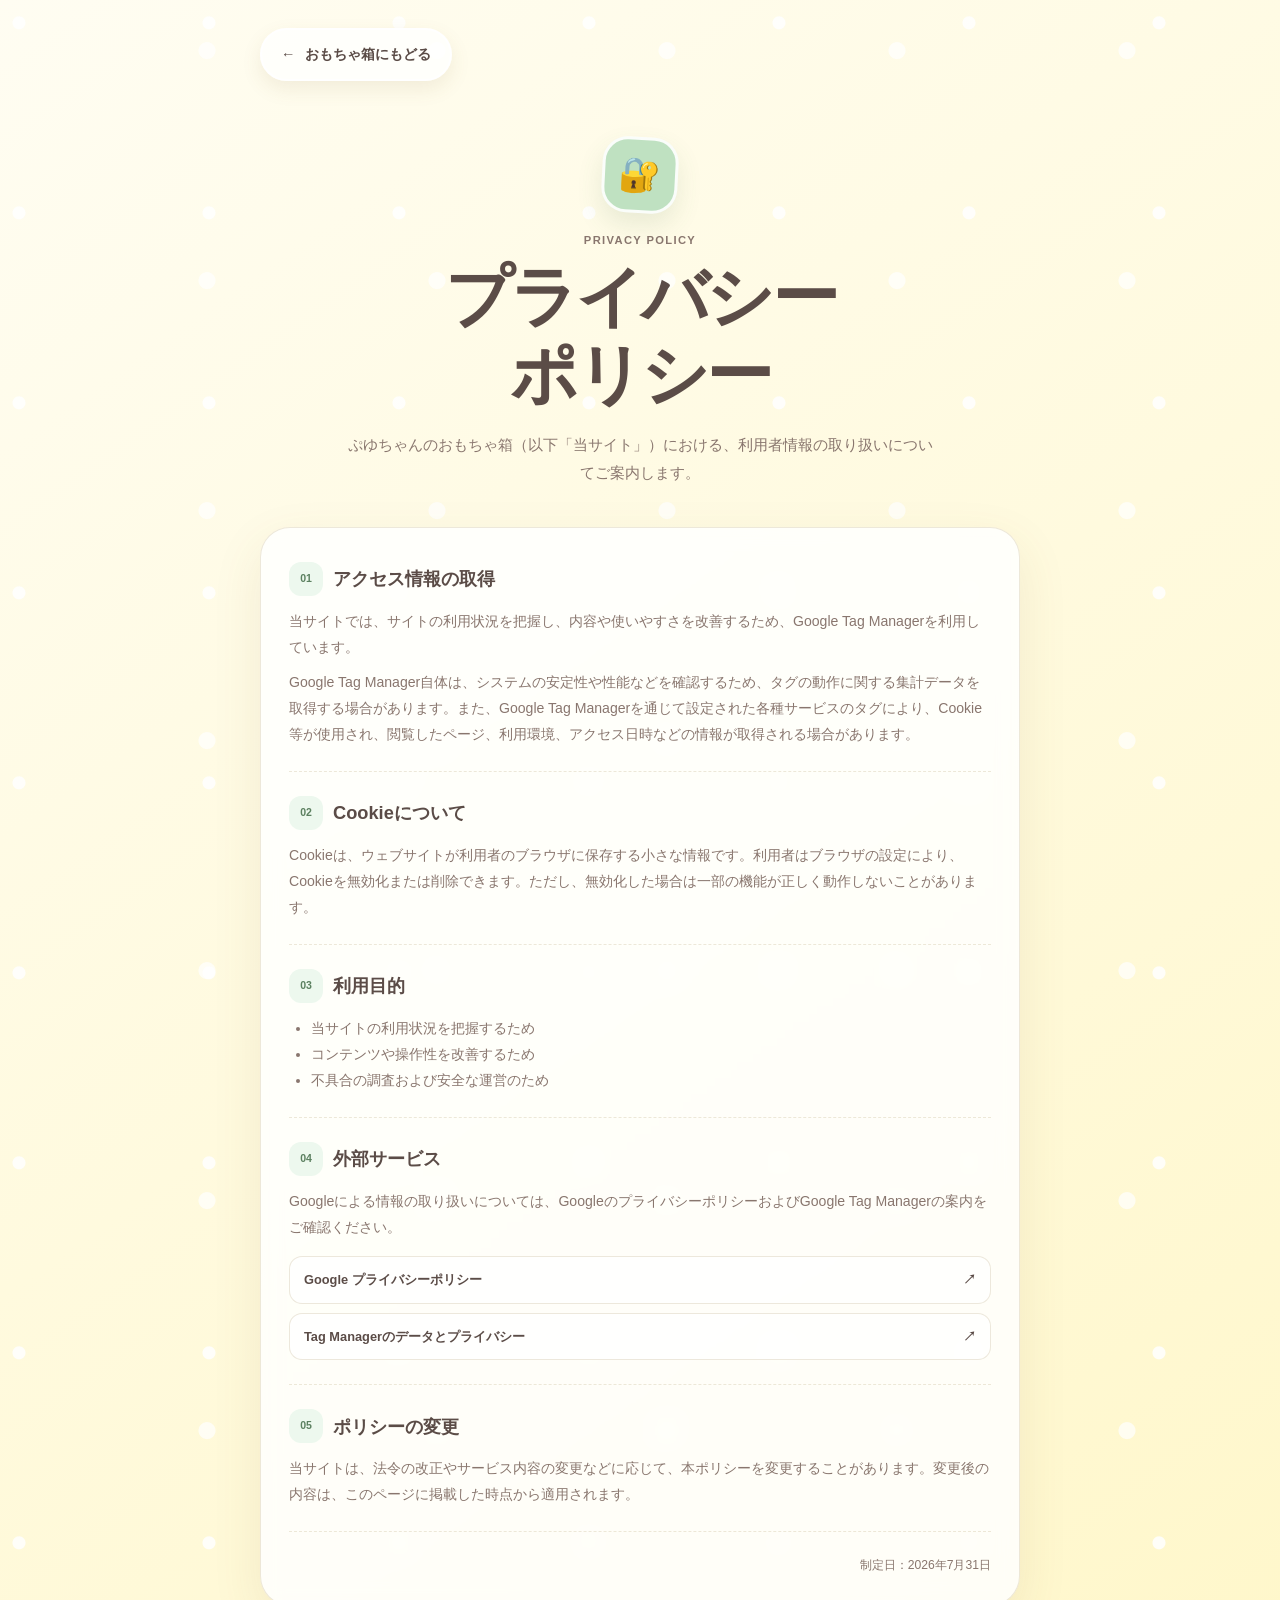
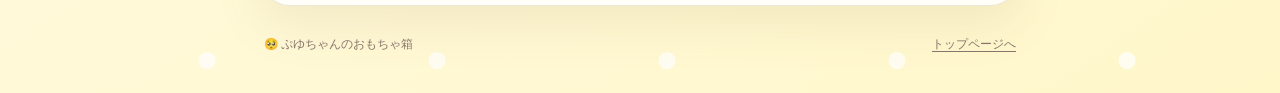
<file: policy/index.html>
<!DOCTYPE html>
<html lang="ja">
<head>
    <!-- Google Tag Manager -->
    <script>(function(w,d,s,l,i){w[l]=w[l]||[];w[l].push({'gtm.start':
    new Date().getTime(),event:'gtm.js'});var f=d.getElementsByTagName(s)[0],
    j=d.createElement(s),dl=l!='dataLayer'?'&l='+l:'';j.async=true;j.src=
    'https://www.googletagmanager.com/gtm.js?id='+i+dl;f.parentNode.insertBefore(j,f);
    })(window,document,'script','dataLayer','GTM-NNLTJRF5');</script>
    <!-- End Google Tag Manager -->
    <meta charset="UTF-8">
    <meta name="viewport" content="width=device-width, initial-scale=1.0">
    <meta name="description" content="ぷゆちゃんのおもちゃ箱のプライバシーポリシーです。">
    <meta name="theme-color" content="#fff4b8">
    <title>プライバシーポリシー｜ぷゆちゃんのおもちゃ箱</title>
    <link rel="stylesheet" href="style.css">
</head>
<body>
    <!-- Google Tag Manager (noscript) -->
    <noscript><iframe src="https://www.googletagmanager.com/ns.html?id=GTM-NNLTJRF5"
    height="0" width="0" style="display:none;visibility:hidden"></iframe></noscript>
    <!-- End Google Tag Manager (noscript) -->

    <main class="page">
        <nav aria-label="メインナビゲーション">
            <a class="home-button" href="../index.html">
                <span aria-hidden="true">←</span>
                おもちゃ箱にもどる
            </a>
        </nav>

        <header>
            <span class="icon" aria-hidden="true">🔐</span>
            <p class="eyebrow">PRIVACY POLICY</p>
            <h1>プライバシー<br>ポリシー</h1>
            <p class="lead">ぷゆちゃんのおもちゃ箱（以下「当サイト」）における、利用者情報の取り扱いについてご案内します。</p>
        </header>

        <article class="policy">
            <section>
                <h2><span>01</span> アクセス情報の取得</h2>
                <p>当サイトでは、サイトの利用状況を把握し、内容や使いやすさを改善するため、Google Tag Managerを利用しています。</p>
                <p>Google Tag Manager自体は、システムの安定性や性能などを確認するため、タグの動作に関する集計データを取得する場合があります。また、Google Tag Managerを通じて設定された各種サービスのタグにより、Cookie等が使用され、閲覧したページ、利用環境、アクセス日時などの情報が取得される場合があります。</p>
            </section>

            <section>
                <h2><span>02</span> Cookieについて</h2>
                <p>Cookieは、ウェブサイトが利用者のブラウザに保存する小さな情報です。利用者はブラウザの設定により、Cookieを無効化または削除できます。ただし、無効化した場合は一部の機能が正しく動作しないことがあります。</p>
            </section>

            <section>
                <h2><span>03</span> 利用目的</h2>
                <ul>
                    <li>当サイトの利用状況を把握するため</li>
                    <li>コンテンツや操作性を改善するため</li>
                    <li>不具合の調査および安全な運営のため</li>
                </ul>
            </section>

            <section>
                <h2><span>04</span> 外部サービス</h2>
                <p>Googleによる情報の取り扱いについては、GoogleのプライバシーポリシーおよびGoogle Tag Managerの案内をご確認ください。</p>
                <div class="external-links">
                    <a href="https://policies.google.com/privacy?hl=ja" target="_blank" rel="noopener noreferrer">Google プライバシーポリシー <span aria-hidden="true">↗</span></a>
                    <a href="https://support.google.com/tagmanager/answer/9323295?hl=ja" target="_blank" rel="noopener noreferrer">Tag Managerのデータとプライバシー <span aria-hidden="true">↗</span></a>
                </div>
            </section>

            <section>
                <h2><span>05</span> ポリシーの変更</h2>
                <p>当サイトは、法令の改正やサービス内容の変更などに応じて、本ポリシーを変更することがあります。変更後の内容は、このページに掲載した時点から適用されます。</p>
            </section>

            <p class="updated">制定日：2026年7月31日</p>
        </article>

        <footer>
            <span>🥺 ぷゆちゃんのおもちゃ箱</span>
            <a href="../index.html">トップページへ</a>
        </footer>
    </main>
</body>
</html>
</file>
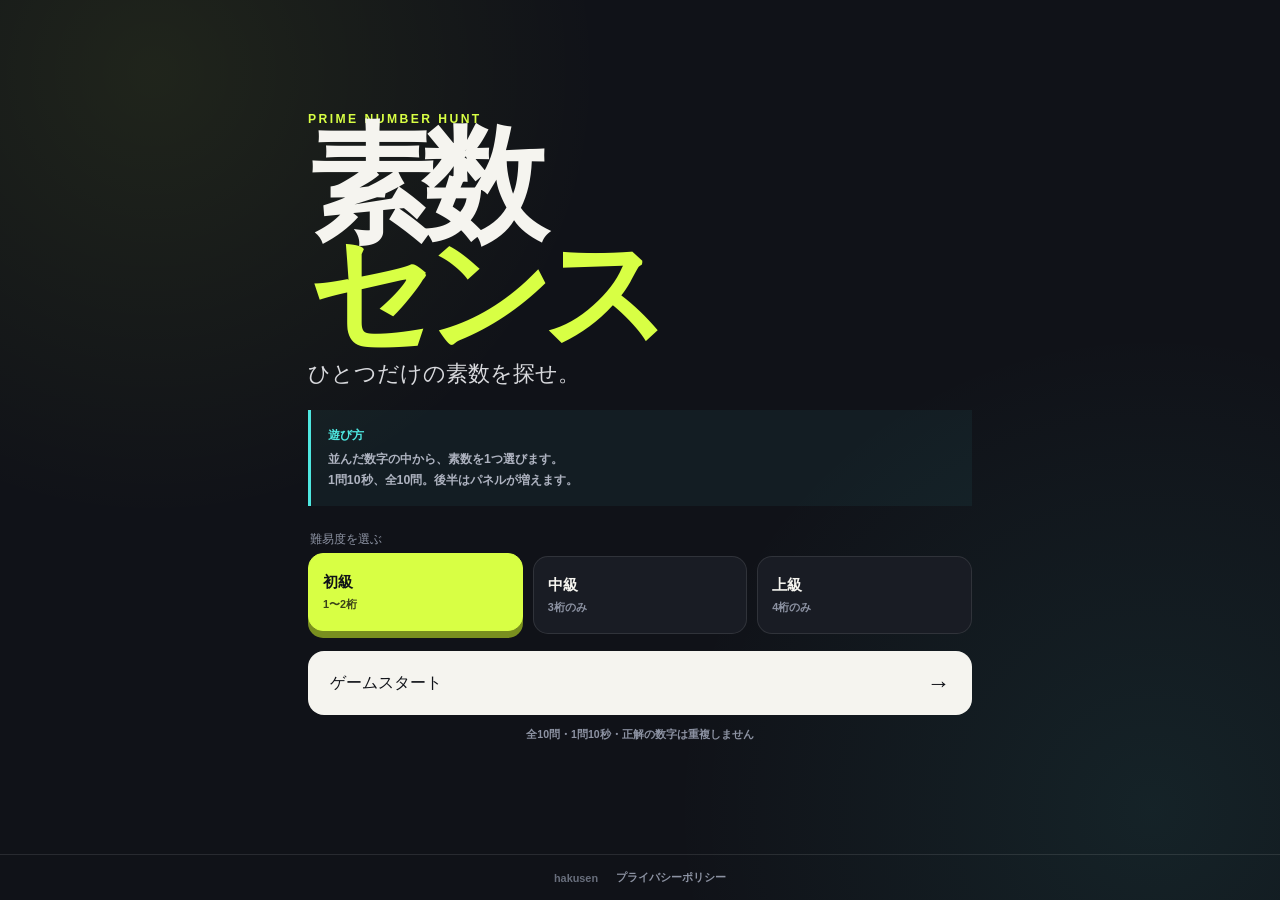
<file: primesense/index.html>
<!doctype html>
<html lang="ja">
<head>
  <!-- Google Tag Manager -->
  <script>(function(w,d,s,l,i){w[l]=w[l]||[];w[l].push({'gtm.start':
  new Date().getTime(),event:'gtm.js'});var f=d.getElementsByTagName(s)[0],
  j=d.createElement(s),dl=l!='dataLayer'?'&l='+l:'';j.async=true;j.src=
  'https://www.googletagmanager.com/gtm.js?id='+i+dl;f.parentNode.insertBefore(j,f);
  })(window,document,'script','dataLayer','GTM-NNLTJRF5');</script>
  <!-- End Google Tag Manager -->
  <meta charset="UTF-8">
  <meta name="viewport" content="width=device-width, initial-scale=1.0">
  <meta name="theme-color" content="#101218">
  <meta name="description" content="数字パネルから、たった1つの素数を見つけるミニゲーム">
  <title>素数センス PANEL</title>
  <link rel="stylesheet" href="style.css">
</head>
<body>
  <!-- Google Tag Manager (noscript) -->
  <noscript><iframe src="https://www.googletagmanager.com/ns.html?id=GTM-NNLTJRF5"
  height="0" width="0" style="display:none;visibility:hidden"></iframe></noscript>
  <!-- End Google Tag Manager (noscript) -->
  <main class="app">
    <section id="start-screen" class="screen start-screen">
      <p class="eyebrow">PRIME NUMBER HUNT</p>
      <h1>素数<span>センス</span></h1>
      <p class="catch">ひとつだけの素数を探せ。</p>
      <div class="how-to">
        <b>遊び方</b>
        <p>並んだ数字の中から、素数を1つ選びます。<br>1問10秒、全10問。後半はパネルが増えます。</p>
      </div>

      <fieldset class="difficulty">
        <legend>難易度を選ぶ</legend>
        <label>
          <input type="radio" name="difficulty" value="1" checked>
          <span><b>初級</b><small>1〜2桁</small></span>
        </label>
        <label>
          <input type="radio" name="difficulty" value="2">
          <span><b>中級</b><small>3桁のみ</small></span>
        </label>
        <label>
          <input type="radio" name="difficulty" value="3">
          <span><b>上級</b><small>4桁のみ</small></span>
        </label>
      </fieldset>

      <button id="start-button" class="primary-button" type="button">ゲームスタート <span>→</span></button>
      <p class="rules-note">全10問・1問10秒・正解の数字は重複しません</p>
    </section>

    <section id="game-screen" class="screen game-screen hidden" aria-live="polite">
      <header class="game-header">
        <div>
          <span class="meta-label">QUESTION</span>
          <strong><span id="question-index">1</span><small>/10</small></strong>
        </div>
        <div class="score-block">
          <span class="meta-label">COMBO SCORE</span>
          <strong id="score">0</strong>
        </div>
      </header>

      <div class="timer" aria-label="残り時間">
        <div id="timer-bar" class="timer-bar"></div>
      </div>
      <p id="feedback" class="feedback" aria-live="assertive"></p>

      <div class="game-info">
        <div id="streak-badge" class="streak-badge hidden">2 COMBO <b>×1.2</b></div>
        <p id="stage-note" class="stage-note">4枚から選択・正解 10pt</p>
      </div>
      <div class="response-strip">
        <p id="answer-time" class="answer-time" aria-live="polite"></p>
        <div id="bonus-pop" class="bonus-pop" aria-hidden="true"></div>
      </div>

      <div class="panel-stage">
        <p class="prompt">素数はどれ？</p>
        <div id="number-grid" class="number-grid" aria-label="数字パネル"></div>
      </div>
    </section>

    <section id="result-screen" class="screen result-screen hidden">
      <p class="eyebrow">RESULT</p>
      <h2>ゲーム終了！</h2>
      <p class="result-difficulty">難易度 <b id="result-difficulty">初級</b></p>
      <div class="result-score">
        <span>TOTAL SCORE</span>
        <strong id="final-score">0</strong>
        <small>POINTS</small>
        <div class="score-formula">
          <span id="combo-score-result">0</span>
          <i>×</i>
          <span>タイム <b id="time-multiplier">1.00</b></span>
          <span id="correct-bonus-result" class="correct-bonus-result hidden"></span>
        </div>
      </div>
      <div class="result-stats">
        <div><span>正解</span><strong><b id="correct-count">0</b> / 10</strong></div>
        <div><span>平均タイム</span><strong><b id="average-time">0.00</b>秒</strong></div>
        <div><span>最大コンボ</span><strong id="max-streak">0</strong></div>
      </div>
      <button id="retry-button" class="primary-button" type="button">もう一度挑戦 <span>↻</span></button>
      <button id="back-button" class="primary-button secondary-button" type="button">タイトルに戻る <span>←</span></button>
    </section>
  </main>
  <footer class="site-footer">
    <span>hakusen</span>
    <a href="https://hakusenkinpan.github.io/policy/index.html" target="_blank" rel="noopener noreferrer">プライバシーポリシー</a>
  </footer>
  <div id="screen-flash" class="screen-flash" aria-hidden="true"></div>
  <script src="script.js"></script>
</body>
</html>
</file>
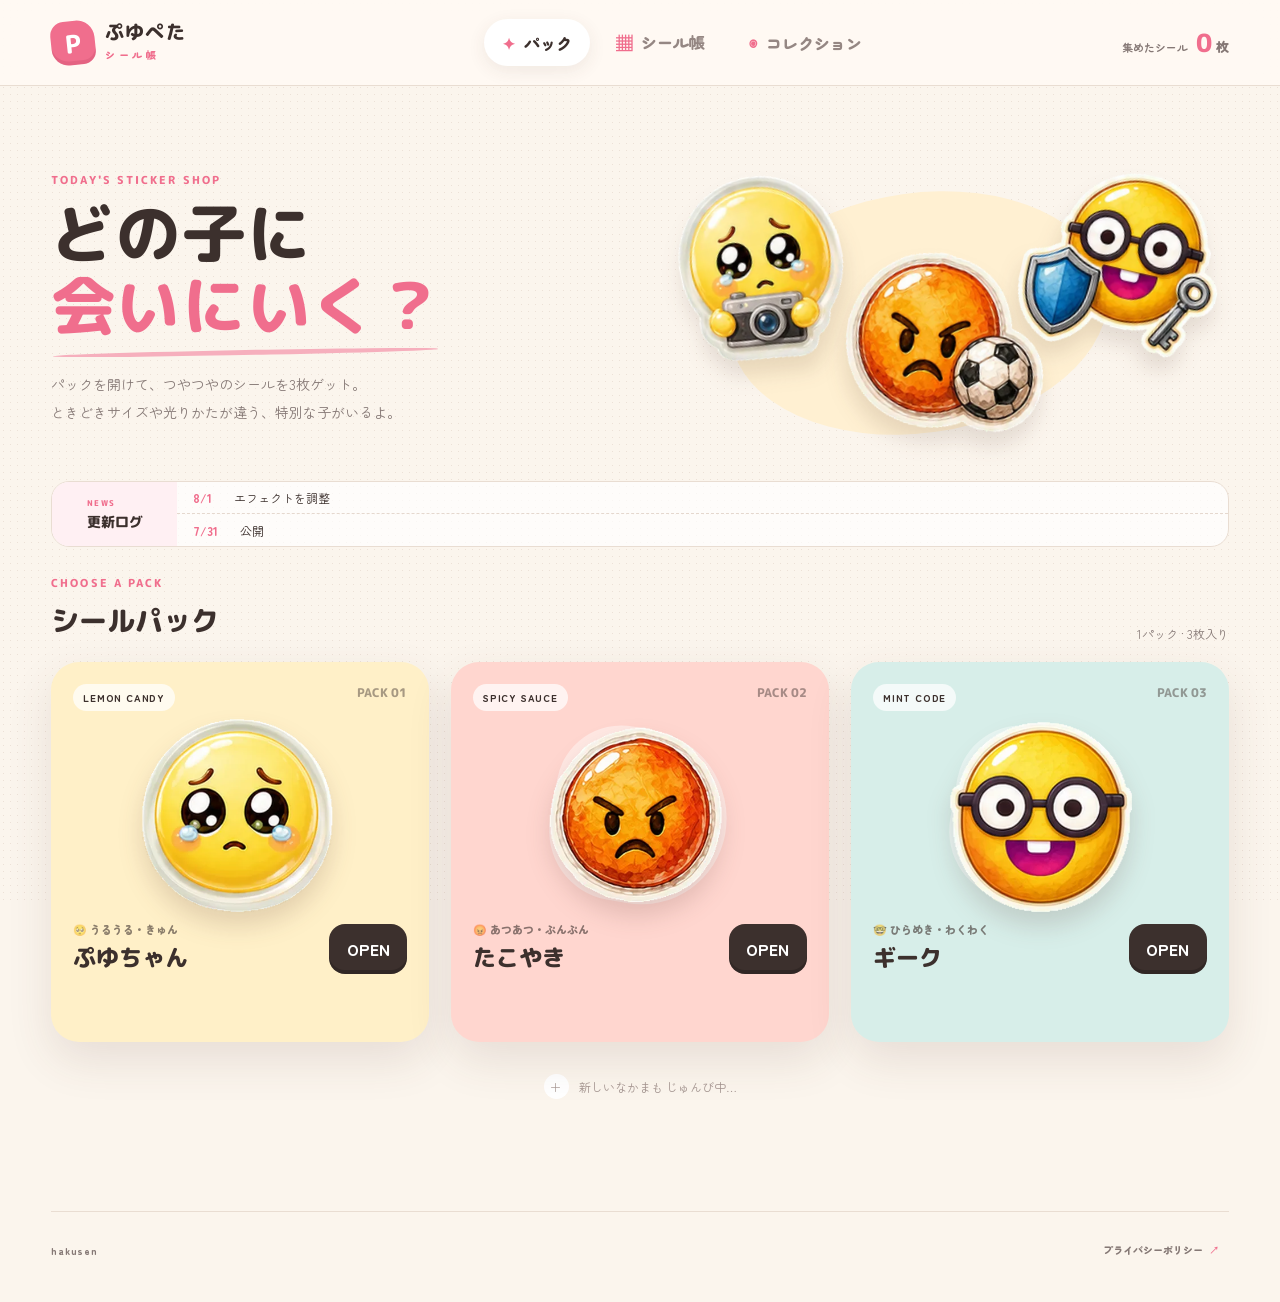
<file: puyupeta/index.html>
<!doctype html>
<html lang="ja">
<head>
  <!-- Google Tag Manager -->
  <script>(function(w,d,s,l,i){w[l]=w[l]||[];w[l].push({'gtm.start':
  new Date().getTime(),event:'gtm.js'});var f=d.getElementsByTagName(s)[0],
  j=d.createElement(s),dl=l!='dataLayer'?'&l='+l:'';j.async=true;j.src=
  'https://www.googletagmanager.com/gtm.js?id='+i+dl;f.parentNode.insertBefore(j,f);
  })(window,document,'script','dataLayer','GTM-NNLTJRF5');</script>
  <!-- End Google Tag Manager -->
  <meta charset="UTF-8">
  <meta http-equiv="Cache-Control" content="no-cache, no-store, must-revalidate">
  <meta http-equiv="Pragma" content="no-cache">
  <meta http-equiv="Expires" content="0">
  <meta name="viewport" content="width=device-width, initial-scale=1">
  <meta name="theme-color" content="#fff7ef">
  <title>ぷゆぺたシール帳</title>
  <link rel="preconnect" href="https://fonts.googleapis.com">
  <link rel="preconnect" href="https://fonts.gstatic.com" crossorigin>
  <link href="https://fonts.googleapis.com/css2?family=M+PLUS+Rounded+1c:wght@500;700;800&family=Zen+Maru+Gothic:wght@500;700&display=swap" rel="stylesheet">
  <link rel="stylesheet" href="style.css?v=20260801-24">
</head>
<body>
  <!-- Google Tag Manager (noscript) -->
  <noscript><iframe src="https://www.googletagmanager.com/ns.html?id=GTM-NNLTJRF5"
  height="0" width="0" style="display:none;visibility:hidden"></iframe></noscript>
  <!-- End Google Tag Manager (noscript) -->
  <div class="paper-grain"></div>
  <header class="topbar">
    <a class="brand" href="#" aria-label="ぷゆぺたシール帳 ホーム">
      <span class="brand-mark">P</span>
      <span><b>ぷゆぺた</b><small>シール帳</small></span>
    </a>
    <nav class="main-nav" aria-label="メインメニュー">
      <button class="nav-btn active" data-view="packs"><span>✦</span> パック</button>
      <button class="nav-btn" data-view="book"><span>▦</span> シール帳</button>
      <button class="nav-btn" data-view="collection"><span>◉</span> コレクション</button>
    </nav>
    <div class="header-count"><span>集めたシール</span><b id="totalCount">0</b><small>枚</small></div>
  </header>

  <main>
    <section id="packsView" class="view active">
      <div class="hero">
        <div>
          <p class="eyebrow">TODAY'S STICKER SHOP</p>
          <h1>どの子に<br><em>会いにいく？</em></h1>
          <p class="hero-copy">パックを開けて、つやつやのシールを3枚ゲット。<br>ときどきサイズや光りかたが違う、特別な子がいるよ。</p>
        </div>
        <div class="hero-stickers" aria-hidden="true">
          <img data-hero-theme="puyu" alt="">
          <img data-hero-theme="takoyaki" alt="">
          <img data-hero-theme="geek" alt="">
        </div>
      </div>
      <aside class="home-update-log" aria-labelledby="homeUpdateTitle">
        <h2 id="homeUpdateTitle"><span>NEWS</span> 更新ログ</h2>
        <div class="update-scroll">
          <p><time datetime="2026-08-01">8/1</time><span>エフェクトを調整</span></p>
          <p><time datetime="2026-07-31">7/31</time><span>公開</span></p>
        </div>
      </aside>
      <div class="section-heading">
        <div><p>CHOOSE A PACK</p><h2>シールパック</h2></div>
        <span>1パック · 3枚入り</span>
      </div>
      <div id="packGrid" class="pack-grid"></div>
      <p class="coming-soon"><span>＋</span> 新しいなかまも じゅんび中…</p>
    </section>

    <section id="bookView" class="view">
      <div class="book-heading">
        <div><p class="eyebrow">MY STICKER BOOK</p><h1>わたしのシール帳</h1></div>
        <p>下のトレイから「貼る」を押して、好きな場所へ。<br>シールはドラッグで動かせるよ。</p>
      </div>
      <div class="book-scale-control">
        <label for="bookScale"><span>シール表示倍率</span><output id="bookScaleValue" for="bookScale">100%</output></label>
        <div><small>50%</small><input id="bookScale" type="range" min="50" max="100" step="1" value="100"><small>100%</small></div>
      </div>
      <div class="workspace">
        <aside class="tool-rail" aria-label="シール操作">
          <div class="rotation-control">
            <label for="rotationSlider">角度 <output id="rotationValue" for="rotationSlider">—</output></label>
            <input id="rotationSlider" type="range" min="-180" max="180" step="15" value="0" disabled aria-label="選択したシールの角度">
          </div>
          <button id="bringFront" title="一番上へ">⇧</button>
          <button id="peelSticker" class="danger" title="はがす">⌫</button>
        </aside>
        <div class="book-shell">
          <div id="stickerBoard" class="sticker-board" tabindex="0" aria-label="シール帳のページ">
            <div class="page-date">MY FAVORITE THINGS <span>♡</span></div>
            <div class="doodle d1">✿</div><div class="doodle d2">⌁</div><div class="doodle d3">☆</div>
            <div id="emptyBoard" class="empty-board"><b>ここに貼ってみよう</b><span>シールトレイから好きな子を選んでね</span></div>
          </div>
          <div class="binding"><i></i><i></i><i></i><i></i><i></i></div>
        </div>
      </div>
      <div class="tray">
        <div class="tray-head">
          <div><span>MY STICKERS</span><h2>シールトレイ</h2></div>
          <div id="trayFilters" class="filters"></div>
        </div>
        <div id="stickerTray" class="sticker-tray"></div>
      </div>
    </section>

    <section id="collectionView" class="view">
      <div class="collection-hero">
        <div><p class="eyebrow">COLLECTION</p><h1>集めたシール</h1><p>まだ会っていない子は、パックの中で待ってるよ。</p></div>
        <div class="completion"><b id="completionRate">0%</b><span>ずかん達成</span></div>
      </div>
      <div id="collectionGrid" class="collection-grid"></div>
    </section>
  </main>

  <footer class="site-footer">
    <span>hakusen</span>
    <a href="https://hakusenkinpan.github.io/policy/" target="_blank" rel="noopener noreferrer">プライバシーポリシー <span aria-hidden="true">↗</span></a>
  </footer>

  <div id="packModal" class="modal" role="dialog" aria-modal="true" aria-labelledby="modalTitle" hidden>
    <div class="modal-backdrop"></div>
    <div class="modal-card">
      <button id="closeModal" class="close-modal" aria-label="閉じる">×</button>
      <p class="eyebrow">PACK OPEN!</p>
      <h2 id="modalTitle">あたらしいシール！</h2>
      <div id="revealArea" class="reveal-area"></div>
      <button id="modalDone" class="primary-btn">シール帳を見る <span>→</span></button>
    </div>
  </div>

  <div id="toast" class="toast" role="status"></div>
  <script src="app.js?v=20260801-24"></script>
</body>
</html>
</file>
<file: style.css>
﻿:root {
            color-scheme: light;
            --yellow-50: #fffdf1;
            --yellow-100: #fff8cf;
            --yellow-200: #ffef9f;
            --yellow-300: #f9dc70;
            --ink: #5b4c47;
            --muted: #8b7870;
            --white: rgba(255, 255, 255, 0.84);
            --pink: #f7b9c8;
            --blue: #b7ddea;
            --green: #bfe1c1;
            --purple: #d7c8ed;
            --orange: #f5c69d;
            --shadow: 0 12px 30px rgba(120, 96, 48, 0.1);
        }

        * {
            box-sizing: border-box;
        }

        body {
            min-height: 100vh;
            margin: 0;
            color: var(--ink);
            background:
                radial-gradient(circle at 8% 15%, rgba(255, 255, 255, 0.85) 0 5px, transparent 6px),
                radial-gradient(circle at 88% 22%, rgba(255, 255, 255, 0.65) 0 8px, transparent 9px),
                radial-gradient(circle at 74% 86%, rgba(255, 255, 255, 0.7) 0 6px, transparent 7px),
                linear-gradient(145deg, var(--yellow-50), var(--yellow-100));
            background-size: 180px 180px, 220px 220px, 150px 150px, auto;
            font-family: "Hiragino Maru Gothic ProN", "Yu Gothic", Meiryo, sans-serif;
            line-height: 1.7;
            -webkit-font-smoothing: antialiased;
        }

        .wrapper {
            width: min(100% - 36px, 860px);
            margin-inline: auto;
            padding: 64px 0 36px;
        }

        .hero {
            position: relative;
            margin-bottom: 38px;
            text-align: center;
        }

        .eyebrow {
            display: inline-flex;
            align-items: center;
            gap: 8px;
            margin: 0 0 14px;
            padding: 6px 14px;
            border: 1px solid rgba(151, 119, 55, 0.14);
            border-radius: 999px;
            background: rgba(255, 255, 255, 0.55);
            color: var(--muted);
            font-size: 0.75rem;
            font-weight: 700;
            letter-spacing: 0.08em;
        }

        h1 {
            margin: 0;
            font-size: clamp(2rem, 7vw, 4.1rem);
            font-weight: 800;
            letter-spacing: -0.045em;
            line-height: 1.22;
        }

        .face {
            display: inline-block;
            margin-right: 0.08em;
            filter: drop-shadow(0 5px 8px rgba(120, 85, 50, 0.12));
            transform: rotate(-5deg);
        }

        .lead {
            max-width: 500px;
            margin: 18px auto 0;
            color: var(--muted);
            font-size: 1rem;
        }

        .toybox {
            padding: 22px;
            border: 1px solid rgba(151, 119, 55, 0.12);
            border-radius: 30px;
            background: rgba(255, 255, 255, 0.48);
            box-shadow: 0 20px 60px rgba(139, 103, 42, 0.08);
            backdrop-filter: blur(8px);
        }

        .section-title {
            display: flex;
            align-items: center;
            gap: 10px;
            margin: 0 4px 16px;
            font-size: 0.82rem;
            font-weight: 800;
            letter-spacing: 0.06em;
        }

        .section-title::before,
        .section-title::after {
            height: 1px;
            flex: 1;
            background: rgba(151, 119, 55, 0.16);
            content: "";
        }

        .cards {
            display: grid;
            grid-template-columns: repeat(2, minmax(0, 1fr));
            gap: 13px;
            margin: 0;
            padding: 0;
            list-style: none;
        }

.cards li:first-child {
    grid-column: 1 / -1;
}

        .card {
            display: flex;
            min-height: 116px;
            align-items: center;
            gap: 16px;
            padding: 18px;
            border: 2px solid rgba(255, 255, 255, 0.9);
            border-radius: 22px;
            color: var(--ink);
            background: var(--white);
            box-shadow: var(--shadow);
            text-decoration: none;
            transition: transform 180ms ease, box-shadow 180ms ease;
        }

        .card:hover {
            box-shadow: 0 16px 34px rgba(120, 96, 48, 0.15);
            transform: translateY(-3px) rotate(-0.4deg);
        }

        .card:focus-visible {
            outline: 3px solid rgba(232, 177, 56, 0.5);
            outline-offset: 4px;
        }

        .icon {
            display: grid;
            width: 58px;
            height: 58px;
            flex: 0 0 auto;
            place-items: center;
            border-radius: 19px;
            font-size: 1.65rem;
            box-shadow: inset 0 -3px 0 rgba(100, 70, 30, 0.06);
        }

        .cards li:nth-child(1) .icon { background: var(--pink); }
        .cards li:nth-child(2) .icon { background: var(--purple); }
        .cards li:nth-child(3) .icon { background: var(--blue); }
        .cards li:nth-child(4) .icon { background: var(--green); }
        .cards li:nth-child(5) .icon { background: var(--orange); }
        .cards li:nth-child(6) .icon { background: var(--yellow-200); }
        .cards li:nth-child(7) .icon { background: var(--pink); }

        .card-copy {
            min-width: 0;
        }

        .card small {
            display: block;
            margin-bottom: 2px;
            color: var(--muted);
            font-size: 0.7rem;
            font-weight: 700;
        }

        .card strong {
            display: block;
            font-size: clamp(1rem, 3vw, 1.2rem);
            font-weight: 800;
            letter-spacing: -0.02em;
        }

        .arrow {
            margin-left: auto;
            color: #b3986a;
            font-size: 1.25rem;
            transition: transform 180ms ease;
        }

.card:hover .arrow {
    transform: translateX(3px);
}

.diary-button {
    display: flex;
    width: min(100%, 420px);
    align-items: center;
    gap: 14px;
    margin: 22px auto 0;
    padding: 15px 18px;
    border: 2px dashed rgba(151, 119, 55, 0.22);
    border-radius: 20px;
    color: var(--ink);
    background: rgba(255, 255, 255, 0.5);
    text-decoration: none;
    transition: background-color 180ms ease, transform 180ms ease;
}

.diary-button:hover {
    background: rgba(255, 255, 255, 0.82);
    transform: translateY(-2px);
}

.diary-button:focus-visible {
    outline: 3px solid rgba(232, 177, 56, 0.5);
    outline-offset: 4px;
}

.diary-icon {
    display: grid;
    width: 46px;
    height: 46px;
    flex: 0 0 auto;
    place-items: center;
    border-radius: 15px;
    background: #f8d6af;
    font-size: 1.35rem;
}

.diary-button small,
.diary-button strong {
    display: block;
}

.diary-button small {
    color: var(--muted);
    font-size: 0.68rem;
}

.diary-button strong {
    font-size: 1.05rem;
}

.diary-arrow {
    margin-left: auto;
    color: #b3986a;
    font-size: 1.3rem;
    transition: transform 180ms ease;
}

.diary-button:hover .diary-arrow {
    transform: translateX(3px);
}

footer {
    display: flex;
    justify-content: center;
    gap: 16px;
    flex-wrap: wrap;
    margin-top: 30px;
    color: var(--muted);
    font-size: 0.74rem;
    text-align: center;
}

footer a {
    color: inherit;
    text-underline-offset: 3px;
}

footer a:hover {
    color: var(--ink);
}

footer a:focus-visible {
    outline: 3px solid rgba(232, 177, 56, 0.5);
    outline-offset: 3px;
    border-radius: 3px;
}

@media (max-width: 620px) {
            .wrapper {
                width: min(100% - 24px, 860px);
                padding-top: 42px;
            }

            .toybox {
                padding: 13px;
                border-radius: 24px;
            }

            .cards {
                grid-template-columns: 1fr;
            }

            .cards li:first-child {
                grid-column: auto;
            }

            .card {
                min-height: 104px;
                padding: 15px;
            }
        }

        @media (prefers-reduced-motion: reduce) {
            * {
                transition: none !important;
            }
        }
</file>
<file: blog/style.css>
:root {
    color-scheme: light;
    --yellow-50: #fffdf2;
    --yellow-100: #fff7ca;
    --yellow-200: #ffeba0;
    --ink: #5b4c47;
    --muted: #8c7970;
    --line: rgba(151, 119, 55, 0.16);
    --paper: rgba(255, 255, 255, 0.82);
    --pink: #f6becb;
    --pink-soft: #fff0f4;
    --shadow: 0 18px 50px rgba(126, 99, 45, 0.1);
}

* {
    box-sizing: border-box;
}

html {
    scroll-behavior: smooth;
}

body {
    min-height: 100vh;
    margin: 0;
    color: var(--ink);
    background:
        radial-gradient(circle at 10% 18%, rgba(255, 255, 255, 0.86) 0 6px, transparent 7px),
        radial-gradient(circle at 87% 12%, rgba(255, 255, 255, 0.72) 0 9px, transparent 10px),
        radial-gradient(circle at 78% 78%, rgba(255, 255, 255, 0.7) 0 5px, transparent 6px),
        linear-gradient(145deg, var(--yellow-50), var(--yellow-100));
    background-size: 190px 190px, 240px 240px, 155px 155px, auto;
    font-family: "Hiragino Maru Gothic ProN", "Yu Gothic", Meiryo, sans-serif;
    line-height: 1.7;
    -webkit-font-smoothing: antialiased;
}

.page {
    width: min(100% - 36px, 760px);
    margin-inline: auto;
    padding: 28px 0 38px;
}

.top-nav {
    display: flex;
    align-items: center;
    min-height: 42px;
}

.back-link {
    display: inline-flex;
    align-items: center;
    gap: 10px;
    min-height: 48px;
    padding: 11px 19px;
    border: 2px solid rgba(255, 255, 255, 0.92);
    border-radius: 999px;
    color: var(--ink);
    background: rgba(255, 255, 255, 0.78);
    box-shadow: 0 8px 20px rgba(126, 99, 45, 0.1);
    font-size: 0.9rem;
    font-weight: 800;
    text-decoration: none;
    transition: background-color 180ms ease, box-shadow 180ms ease, transform 180ms ease;
}

.back-link:hover {
    background: #fff;
    box-shadow: 0 11px 25px rgba(126, 99, 45, 0.16);
    transform: translateX(-2px);
}

.back-link:focus-visible,
footer a:focus-visible {
    outline: 3px solid rgba(232, 177, 56, 0.45);
    outline-offset: 3px;
}

.hero {
    padding: 58px 0 46px;
    text-align: center;
}

.book {
    display: grid;
    width: 78px;
    height: 78px;
    margin: 0 auto 18px;
    place-items: center;
    border: 3px solid rgba(255, 255, 255, 0.9);
    border-radius: 26px;
    background: var(--pink);
    box-shadow: 0 12px 26px rgba(139, 82, 93, 0.12);
    font-size: 2.25rem;
    transform: rotate(-4deg);
}

.eyebrow,
.section-label {
    margin: 0;
    color: var(--muted);
    font-size: 0.7rem;
    font-weight: 800;
    letter-spacing: 0.12em;
}

h1 {
    margin: 9px 0 0;
    font-size: clamp(2.4rem, 8vw, 4.4rem);
    font-weight: 800;
    letter-spacing: -0.055em;
    line-height: 1.15;
}

.lead {
    margin: 19px auto 0;
    color: var(--muted);
    font-size: 0.96rem;
}

.diary {
    padding: 26px;
    border: 1px solid var(--line);
    border-radius: 30px;
    background: var(--paper);
    box-shadow: var(--shadow);
    backdrop-filter: blur(10px);
}

.section-heading {
    display: flex;
    align-items: center;
    justify-content: space-between;
    gap: 18px;
    padding-bottom: 19px;
    border-bottom: 1px dashed var(--line);
}

h2 {
    margin: 2px 0 0;
    font-size: clamp(1.25rem, 4vw, 1.55rem);
    letter-spacing: -0.025em;
}

.decoration {
    display: grid;
    width: 42px;
    height: 42px;
    flex: 0 0 auto;
    place-items: center;
    border-radius: 50%;
    color: #bc7f8e;
    background: var(--pink-soft);
    font-size: 1.15rem;
}

.empty-note {
    display: flex;
    align-items: center;
    gap: 17px;
    margin-top: 20px;
    padding: 20px;
    border: 2px dashed rgba(151, 119, 55, 0.17);
    border-radius: 20px;
    background: rgba(255, 250, 224, 0.58);
}

.empty-icon {
    display: grid;
    width: 50px;
    height: 50px;
    flex: 0 0 auto;
    place-items: center;
    border-radius: 17px;
    background: var(--yellow-200);
    font-size: 1.4rem;
}

.empty-note h3,
.empty-note p {
    margin: 0;
}

.empty-note h3 {
    font-size: 1rem;
}

.empty-note p {
    margin-top: 3px;
    color: var(--muted);
    font-size: 0.84rem;
}

.entry {
    margin-top: 18px;
    padding: 22px;
    border: 1px solid var(--line);
    border-radius: 20px;
    background: #fff;
}

.entry time {
    color: var(--muted);
    font-size: 0.72rem;
    font-weight: 700;
}

.entry h3 {
    margin: 5px 0 8px;
    font-size: 1.15rem;
}

.entry p {
    margin: 0;
    color: var(--muted);
    font-size: 0.9rem;
}

footer {
    display: flex;
    justify-content: space-between;
    gap: 20px;
    margin-top: 28px;
    padding: 0 4px;
    color: var(--muted);
    font-size: 0.72rem;
}

footer a {
    color: inherit;
    text-underline-offset: 3px;
}

@media (max-width: 560px) {
    .page {
        width: min(100% - 24px, 760px);
        padding-top: 18px;
    }

    .hero {
        padding: 42px 0 34px;
    }

    .diary {
        padding: 18px;
        border-radius: 24px;
    }

    .empty-note {
        align-items: flex-start;
        padding: 16px;
    }

    footer {
        flex-direction: column;
        align-items: center;
        gap: 6px;
    }
}

@media (prefers-reduced-motion: reduce) {
    * {
        scroll-behavior: auto !important;
        transition: none !important;
    }
}
</file>
<file: bookmark/style.css>
:root {
  color-scheme: light;
  --blue: #1687ef;
  --blue-dark: #0875db;
  --ink: #20252b;
  --muted: #73777c;
  --line: #dfe2e5;
  --surface: #fff;
  --shadow: 0 12px 34px rgba(22, 34, 49, .08);
}

* { box-sizing: border-box; }

body {
  margin: 0;
  min-width: 320px;
  min-height: 100vh;
  color: var(--ink);
  background:
    radial-gradient(circle at 80% 2%, rgba(22, 135, 239, .045), transparent 23rem),
    #fbfbfc;
  font-family: -apple-system, BlinkMacSystemFont, "Segoe UI", "Noto Sans JP", sans-serif;
}

button, input { font: inherit; }
button, a, label { -webkit-tap-highlight-color: transparent; }

.app {
  width: min(100% - 40px, 1080px);
  margin: 0 auto;
  padding: 48px 0 80px;
}

.brand {
  display: flex;
  align-items: center;
  gap: 18px;
  margin-bottom: 38px;
}

.brand h1 {
  margin: 0;
  font-size: clamp(2rem, 5vw, 3.2rem);
  line-height: 1;
  letter-spacing: -.04em;
}

.brand-mark {
  position: relative;
  width: 34px;
  height: 48px;
  border-radius: 5px 5px 2px 2px;
  background: linear-gradient(145deg, #0879df, #2c9af7);
  box-shadow: 0 8px 18px rgba(22, 135, 239, .22);
}

.brand-mark::after {
  position: absolute;
  content: "";
  left: 0;
  right: 0;
  bottom: -1px;
  margin: auto;
  width: 0;
  height: 0;
  border-left: 17px solid transparent;
  border-right: 17px solid transparent;
  border-bottom: 13px solid #fbfbfc;
}

.entry {
  display: grid;
  grid-template-columns: minmax(0, 1fr) 122px;
  gap: 28px;
  align-items: stretch;
}

.fields { display: grid; gap: 20px; }
.fields label { display: block; }

.fields input {
  width: 100%;
  height: 86px;
  padding: 0 28px;
  border: 2px solid var(--line);
  border-radius: 14px;
  outline: none;
  color: var(--ink);
  background: rgba(255, 255, 255, .86);
  font-size: clamp(1.05rem, 3vw, 1.65rem);
  transition: border-color .2s, box-shadow .2s;
}

.fields input:focus {
  border-color: var(--blue);
  box-shadow: 0 0 0 4px rgba(22, 135, 239, .12);
}

.fields input::placeholder { color: #989ca0; }

.bookmark-button {
  align-self: center;
  width: 122px;
  height: 104px;
  border: 0;
  border-radius: 14px;
  color: #fff;
  background: linear-gradient(145deg, var(--blue-dark), #2299fa);
  box-shadow: 0 12px 25px rgba(22, 135, 239, .25);
  cursor: pointer;
  transition: transform .16s, box-shadow .16s;
}

.bookmark-button span {
  display: block;
  font: 68px/1 Arial, sans-serif;
  transform: translateY(-2px);
}

.bookmark-button.is-saved span { font-size: 62px; }
.bookmark-button:hover { transform: translateY(-2px); box-shadow: 0 15px 30px rgba(22, 135, 239, .32); }
.bookmark-button:active { transform: translateY(0); }

.toolbar {
  display: grid;
  grid-template-columns: 1.1fr 1.35fr .8fr;
  gap: 20px;
  margin: 30px 0 48px;
}

.tool-button {
  min-height: 76px;
  display: flex;
  align-items: center;
  justify-content: center;
  gap: 17px;
  padding: 13px 20px;
  border: 2px solid var(--line);
  border-radius: 13px;
  color: var(--ink);
  background: rgba(255, 255, 255, .82);
  font-size: 1.13rem;
  font-weight: 600;
  cursor: pointer;
  transition: border-color .2s, background .2s, transform .16s;
}

button.tool-button:hover, .edit-toggle:hover { border-color: #b9d8f5; background: #fff; transform: translateY(-1px); }
.tool-icon { font-size: 2rem; line-height: 1; }
.help-icon {
  display: grid;
  width: 35px;
  height: 35px;
  place-items: center;
  border: 3px solid currentColor;
  border-radius: 50%;
  font-size: 1.3rem;
}

.edit-toggle input {
  position: absolute;
  width: 1px;
  height: 1px;
  opacity: 0;
}

.switch {
  position: relative;
  width: 58px;
  height: 34px;
  margin-left: 2px;
  border-radius: 99px;
  background: #d1d3d6;
  transition: background .2s;
}

.switch::after {
  position: absolute;
  content: "";
  top: 4px;
  left: 4px;
  width: 26px;
  height: 26px;
  border-radius: 50%;
  background: white;
  box-shadow: 0 2px 7px rgba(0, 0, 0, .15);
  transition: transform .2s;
}

.edit-toggle input:checked + .switch { background: var(--blue); }
.edit-toggle input:checked + .switch::after { transform: translateX(24px); }
.edit-toggle:has(input:focus-visible) { outline: 3px solid rgba(22, 135, 239, .25); }

.edit-notice {
  margin: -25px 0 26px;
  padding: 13px 17px;
  border-radius: 10px;
  color: #076bbd;
  background: #eaf5ff;
  font-weight: 600;
}

.bookmark-grid {
  display: grid;
  grid-template-columns: repeat(4, minmax(0, 1fr));
  gap: 24px;
}

.bookmark-card {
  position: relative;
  min-width: 0;
  height: 220px;
  display: flex;
  flex-direction: column;
  align-items: center;
  justify-content: center;
  gap: 22px;
  padding: 24px 16px;
  border: 1px solid #e1e4e7;
  border-radius: 14px;
  color: var(--ink);
  background: rgba(255, 255, 255, .9);
  box-shadow: 0 4px 14px rgba(26, 34, 44, .025);
  cursor: pointer;
  transition: transform .16s, box-shadow .16s, border-color .16s;
}

.bookmark-card:hover {
  transform: translateY(-3px);
  border-color: #b9d8f5;
  box-shadow: var(--shadow);
}

.bookmark-card.selected {
  border: 2px solid var(--blue);
  box-shadow: 0 0 0 4px rgba(22, 135, 239, .1);
}

.bookmark-card.selected::after {
  position: absolute;
  content: "編集中";
  top: 10px;
  right: 10px;
  padding: 4px 8px;
  border-radius: 99px;
  color: white;
  background: var(--blue);
  font-size: .7rem;
  font-weight: 700;
}

.site-icon {
  width: 78px;
  height: 78px;
  object-fit: contain;
  border-radius: 14px;
}

.site-fallback {
  display: grid;
  width: 78px;
  height: 78px;
  place-items: center;
  border-radius: 18px;
  color: white;
  background: linear-gradient(145deg, #208fee, #51b7ef);
  font-size: 2.25rem;
  font-weight: 800;
  text-transform: uppercase;
}

.bookmark-title {
  overflow: hidden;
  max-width: 100%;
  display: -webkit-box;
  -webkit-line-clamp: 2;
  -webkit-box-orient: vertical;
  text-align: center;
  font-size: 1.12rem;
  line-height: 1.35;
  overflow-wrap: anywhere;
}

.empty-state {
  max-width: 540px;
  margin: 80px auto 0;
  text-align: center;
  color: var(--muted);
}

.empty-state h2 { margin: 10px 0 8px; color: var(--ink); font-size: 1.3rem; }
.empty-state p { margin: 0; line-height: 1.8; }
.empty-star { color: #b8bdc3; font: 58px/1 Arial, sans-serif; }

.site-footer {
  display: flex;
  align-items: center;
  justify-content: center;
  gap: 12px;
  margin-top: 72px;
  padding-top: 26px;
  border-top: 1px solid #e4e7ea;
  color: #858a90;
  font-size: .86rem;
}

.site-footer a {
  color: inherit;
  text-underline-offset: 3px;
  transition: color .2s;
}

.site-footer a:hover { color: var(--blue-dark); }
.footer-separator { color: #bdc1c5; }

.help-dialog {
  width: min(92vw, 620px);
  max-height: min(88vh, 760px);
  padding: 0;
  border: 0;
  border-radius: 20px;
  color: var(--ink);
  background: #fff;
  box-shadow: 0 30px 90px rgba(18, 28, 39, .28);
}

.help-dialog::backdrop { background: rgba(18, 27, 36, .48); backdrop-filter: blur(3px); }
.dialog-head {
  display: flex;
  align-items: flex-start;
  justify-content: space-between;
  padding: 28px 30px 20px;
  border-bottom: 1px solid #e8eaec;
}
.dialog-head h2 { margin: 2px 0 0; font-size: 1.8rem; }
.eyebrow { margin: 0; color: var(--blue); font-size: .72rem; font-weight: 800; letter-spacing: .14em; }
.close-button {
  width: 40px;
  height: 40px;
  border: 0;
  border-radius: 50%;
  color: #5d6267;
  background: #f1f3f5;
  font-size: 1.8rem;
  line-height: 1;
  cursor: pointer;
}
.help-content { padding: 10px 30px 30px; overflow: auto; }
.help-content section { padding: 13px 0; }
.help-content h3 { margin: 0 0 7px; font-size: 1.05rem; }
.help-content p { margin: 0; color: #62676d; line-height: 1.7; }
.bookmarklet-section { border-top: 1px solid #eceef0; }
.bookmarklet-link, .copy-button {
  display: inline-flex;
  align-items: center;
  justify-content: center;
  min-height: 44px;
  margin: 16px 8px 0 0;
  padding: 10px 16px;
  border-radius: 9px;
  font-weight: 700;
}
.bookmarklet-link { color: #fff; background: var(--blue); text-decoration: none; cursor: grab; }
.secondary-link { background: #26313d; }
.copy-button { border: 1px solid #ced3d8; color: var(--ink); background: #fff; cursor: pointer; }
.help-content .copy-status { min-height: 1.5em; margin-top: 8px; color: #0875c9; font-weight: 600; }
.help-content .storage-note { margin-top: 8px; font-size: .84rem; }

.toast {
  position: fixed;
  z-index: 10;
  left: 50%;
  bottom: 28px;
  padding: 12px 20px;
  border-radius: 99px;
  color: #fff;
  background: rgba(26, 31, 37, .92);
  box-shadow: 0 8px 30px rgba(0, 0, 0, .2);
  opacity: 0;
  pointer-events: none;
  transform: translate(-50%, 15px);
  transition: opacity .2s, transform .2s;
}
.toast.show { opacity: 1; transform: translate(-50%, 0); }
.sr-only {
  position: absolute;
  width: 1px;
  height: 1px;
  padding: 0;
  margin: -1px;
  overflow: hidden;
  clip: rect(0, 0, 0, 0);
  white-space: nowrap;
  border: 0;
}

@media (max-width: 760px) {
  .app { width: min(100% - 28px, 620px); padding-top: 30px; }
  .brand { margin-bottom: 28px; gap: 14px; }
  .brand h1 { font-size: clamp(1.45rem, 7vw, 2rem); white-space: nowrap; }
  .brand-mark { width: 28px; height: 40px; }
  .brand-mark::after { border-left-width: 14px; border-right-width: 14px; }
  .entry { grid-template-columns: minmax(0, 1fr) 64px; gap: 10px; }
  .fields { gap: 9px; }
  .fields input {
    height: 48px;
    padding: 0 14px;
    border-width: 1px;
    border-radius: 9px;
    font-size: .95rem;
  }
  .bookmark-button {
    width: 64px;
    height: 64px;
    padding: 0;
    display: grid;
    place-items: center;
    border-radius: 11px;
  }
  .bookmark-button span,
  .bookmark-button.is-saved span {
    display: grid;
    width: 100%;
    height: 100%;
    place-items: center;
    font-size: 40px;
    line-height: 1;
    transform: none;
  }
  .toolbar {
    grid-template-columns: repeat(3, minmax(0, 1fr));
    gap: 8px;
    margin: 18px 0 30px;
  }
  .tool-button {
    min-width: 0;
    min-height: 52px;
    gap: 6px;
    padding: 7px 5px;
    border-width: 1px;
    border-radius: 9px;
    font-size: clamp(.66rem, 2.6vw, .82rem);
    line-height: 1.25;
    text-align: center;
  }
  #helpButton { grid-column: auto; }
  .tool-icon { font-size: 1.25rem; }
  .help-icon {
    flex: 0 0 auto;
    width: 24px;
    height: 24px;
    border-width: 2px;
    font-size: .85rem;
  }
  .switch {
    flex: 0 0 auto;
    width: 34px;
    height: 20px;
  }
  .switch::after {
    top: 3px;
    left: 3px;
    width: 14px;
    height: 14px;
  }
  .edit-toggle input:checked + .switch::after { transform: translateX(14px); }
  .bookmark-grid { grid-template-columns: repeat(4, minmax(0, 1fr)); gap: 8px; }
  .bookmark-card {
    height: 118px;
    gap: 10px;
    padding: 12px 5px;
    border-radius: 9px;
  }
  .site-icon, .site-fallback {
    width: 45px;
    height: 45px;
    border-radius: 9px;
  }
  .site-fallback { font-size: 1.4rem; }
  .bookmark-title {
    font-size: clamp(.62rem, 2.55vw, .78rem);
    line-height: 1.25;
  }
  .bookmark-card.selected::after {
    top: 4px;
    right: 4px;
    padding: 2px 4px;
    font-size: .52rem;
  }
  .site-footer {
    margin-top: 48px;
    padding-top: 20px;
    font-size: .78rem;
  }
}

@media (max-width: 390px) {
  .app { width: min(100% - 20px, 360px); }
  .brand h1 { font-size: 1.45rem; }
  .entry { grid-template-columns: minmax(0, 1fr) 58px; }
  .bookmark-button { width: 58px; height: 58px; }
  .bookmark-button span,
  .bookmark-button.is-saved span { font-size: 36px; }
  .tool-icon { display: none; }
}

@media (prefers-reduced-motion: reduce) {
  *, *::before, *::after { scroll-behavior: auto !important; transition: none !important; }
}
</file>
<file: bookmarklet/style.css>
:root {
    color-scheme: light;
    --yellow-50: #fffdf2;
    --yellow-100: #fff7ca;
    --yellow-200: #ffeba0;
    --yellow-300: #f4d76c;
    --ink: #5b4c47;
    --muted: #89766e;
    --line: rgba(151, 119, 55, 0.17);
    --paper: rgba(255, 255, 255, 0.84);
    --purple: #d7c8ed;
    --shadow: 0 18px 50px rgba(126, 99, 45, 0.1);
}

* { box-sizing: border-box; }

body {
    min-height: 100vh;
    margin: 0;
    color: var(--ink);
    background:
        radial-gradient(circle at 10% 14%, rgba(255,255,255,.86) 0 6px, transparent 7px),
        radial-gradient(circle at 88% 25%, rgba(255,255,255,.72) 0 9px, transparent 10px),
        linear-gradient(145deg, var(--yellow-50), var(--yellow-100));
    background-size: 190px 190px, 240px 240px, auto;
    font-family: "Hiragino Maru Gothic ProN", "Yu Gothic", Meiryo, sans-serif;
    line-height: 1.75;
    -webkit-font-smoothing: antialiased;
}

.page {
    width: min(100% - 36px, 820px);
    margin-inline: auto;
    padding: 28px 0 38px;
}

.home-button {
    display: inline-flex;
    min-height: 48px;
    align-items: center;
    gap: 10px;
    padding: 11px 19px;
    border: 2px solid rgba(255,255,255,.92);
    border-radius: 999px;
    color: var(--ink);
    background: rgba(255,255,255,.78);
    box-shadow: 0 8px 20px rgba(126,99,45,.1);
    font-size: .9rem;
    font-weight: 800;
    text-decoration: none;
    transition: transform 180ms ease, box-shadow 180ms ease;
}

.home-button:hover { transform: translateX(-2px); box-shadow: 0 11px 25px rgba(126,99,45,.16); }

a:focus-visible { outline: 3px solid rgba(232,177,56,.5); outline-offset: 3px; }

.hero { padding: 56px 0 42px; text-align: center; }

.hero-icon {
    display: grid;
    width: 78px;
    height: 78px;
    margin: 0 auto 18px;
    place-items: center;
    border: 3px solid rgba(255,255,255,.92);
    border-radius: 26px;
    background: var(--purple);
    box-shadow: 0 12px 26px rgba(92,69,126,.12);
    font-size: 2.25rem;
    transform: rotate(-4deg);
}

.eyebrow, .number { margin: 0; color: var(--muted); font-size: .7rem; font-weight: 800; letter-spacing: .12em; }

h1 { margin: 8px 0 0; font-size: clamp(2.25rem, 8vw, 4.15rem); font-weight: 800; letter-spacing: -.055em; line-height: 1.15; }
.lead { max-width: 580px; margin: 18px auto 0; color: var(--muted); font-size: .95rem; }

.howto {
    display: flex;
    align-items: center;
    gap: 17px;
    margin-bottom: 18px;
    padding: 18px 20px;
    border: 2px dashed var(--line);
    border-radius: 22px;
    background: rgba(255,255,255,.5);
}

.howto-icon { display: grid; width: 50px; height: 50px; flex: 0 0 auto; place-items: center; border-radius: 17px; background: var(--yellow-200); font-size: 1.4rem; }
.howto h2, .howto p { margin: 0; }
.howto h2 { font-size: 1rem; }
.howto p { margin-top: 2px; color: var(--muted); font-size: .82rem; }

.tools { padding: 26px; border: 1px solid var(--line); border-radius: 30px; background: var(--paper); box-shadow: var(--shadow); backdrop-filter: blur(10px); }
.section-heading { display: flex; align-items: center; justify-content: space-between; padding-bottom: 18px; border-bottom: 1px dashed var(--line); }
.section-heading h2 { margin: 2px 0 0; font-size: 1.45rem; }
.section-heading > span { display: grid; width: 42px; height: 42px; place-items: center; border-radius: 50%; background: #f2ecfa; color: #8d72b5; }

.tool-card { padding: 24px 0; border-bottom: 1px dashed var(--line); }
.tool-card:last-child { border-bottom: 0; padding-bottom: 4px; }
.tool-title { display: flex; align-items: center; gap: 13px; }
.tool-icon { display: grid; width: 48px; height: 48px; flex: 0 0 auto; place-items: center; border-radius: 16px; background: var(--yellow-100); font-size: 1.3rem; }
.tool-card h3 { margin: 2px 0 0; font-size: 1.08rem; }
.tool-card > p { margin: 11px 0 15px; color: var(--muted); font-size: .86rem; }

.bookmarklet {
    display: inline-flex;
    min-height: 44px;
    align-items: center;
    justify-content: center;
    padding: 10px 18px;
    border: 2px solid rgba(255,255,255,.9);
    border-radius: 14px;
    color: var(--ink);
    background: var(--yellow-300);
    box-shadow: 0 6px 14px rgba(126,99,45,.13);
    font-size: .85rem;
    font-weight: 800;
    text-decoration: none;
    cursor: grab;
    transition: transform 180ms ease, box-shadow 180ms ease;
}

.bookmarklet:hover { transform: translateY(-2px); box-shadow: 0 9px 18px rgba(126,99,45,.18); }
.bookmarklet:active { cursor: grabbing; }

.copy-area {
    display: grid;
    gap: 9px;
    margin-top: 22px;
    padding-top: 20px;
    border-top: 1px dashed var(--line);
}

.copy-area label { font-size: .78rem; font-weight: 800; }

.copy-area textarea {
    width: 100%;
    padding: 13px;
    border: 1px solid var(--line);
    border-radius: 14px;
    color: #665b56;
    background: rgba(255,255,255,.7);
    font: .72rem/1.55 Consolas, "Courier New", monospace;
    resize: vertical;
}

.copy-area textarea:focus { outline: 3px solid rgba(232,177,56,.35); outline-offset: 2px; }

.copy-button {
    min-height: 44px;
    padding: 10px 18px;
    border: 2px solid rgba(255,255,255,.9);
    border-radius: 14px;
    color: #fff;
    background: #806aa1;
    box-shadow: 0 6px 14px rgba(92,69,126,.18);
    font: inherit;
    font-size: .85rem;
    font-weight: 800;
    cursor: pointer;
    transition: transform 180ms ease, box-shadow 180ms ease;
}

.copy-button:hover { transform: translateY(-2px); box-shadow: 0 9px 18px rgba(92,69,126,.25); }
.copy-button:focus-visible { outline: 3px solid rgba(232,177,56,.5); outline-offset: 3px; }
.copy-status { min-height: 1.4em; margin: 0; color: #6b5a87; font-size: .78rem; font-weight: 700; text-align: center; }

.note { margin-top: 18px; padding: 17px 19px; border-radius: 18px; background: rgba(255,255,255,.58); color: var(--muted); font-size: .8rem; }
.note strong { color: var(--ink); }
.note p { margin: 3px 0 0; }

footer { display: flex; justify-content: space-between; gap: 20px; margin-top: 28px; padding: 0 4px; color: var(--muted); font-size: .72rem; }
footer a { color: inherit; text-underline-offset: 3px; }

@media (max-width: 560px) {
    .page { width: min(100% - 24px, 820px); padding-top: 18px; }
    .hero { padding: 42px 0 34px; }
    .howto { align-items: flex-start; padding: 16px; }
    .tools { padding: 18px; border-radius: 24px; }
    .bookmarklet { width: 100%; }
    .copy-button { width: 100%; }
    footer { flex-direction: column; align-items: center; gap: 6px; }
}

@media (prefers-reduced-motion: reduce) {
    * { transition: none !important; scroll-behavior: auto !important; }
}
</file>
<file: iaigiri/style.css>
:root {
  --ink: #17120e;
  --paper: #e8ddc4;
  --vermillion: #a51e16;
  --gold: #d4aa5c;
}

* {
  box-sizing: border-box;
  -webkit-tap-highlight-color: transparent;
}

html,
body {
  min-height: 100%;
  margin: 0;
  background: #0c0a08;
}

body {
  color: var(--paper);
  font-family: "Yu Mincho", "Hiragino Mincho ProN", "Noto Serif JP", serif;
  overscroll-behavior: none;
}

button {
  font: inherit;
}

.game {
  position: relative;
  display: grid;
  min-height: 100svh;
  place-items: center;
  overflow: hidden;
  isolation: isolate;
  padding: max(28px, env(safe-area-inset-top)) 24px
    max(38px, env(safe-area-inset-bottom));
  background:
    linear-gradient(115deg, transparent 0 56%, rgb(255 255 255 / 3%) 56.2% 57%, transparent 57.2%),
    radial-gradient(circle at 72% 22%, rgb(179 33 24 / 15%), transparent 25%),
    linear-gradient(140deg, #211a13, #0c0a08 62%, #16100d);
}

.game::before,
.game::after {
  position: absolute;
  z-index: -2;
  content: "";
  width: 120vw;
  height: 34vh;
  border-block: 1px solid rgb(212 170 92 / 13%);
  transform: rotate(-13deg);
  background: repeating-linear-gradient(
    90deg,
    transparent 0 38px,
    rgb(232 221 196 / 2%) 39px 40px
  );
}

.game::before {
  top: -5vh;
  left: -15vw;
}

.game::after {
  right: -15vw;
  bottom: -8vh;
}

.grain {
  position: absolute;
  z-index: -1;
  inset: 0;
  opacity: 0.4;
  pointer-events: none;
  background-image:
    repeating-radial-gradient(circle at 30% 20%, transparent 0 3px, rgb(255 255 255 / 1.8%) 4px 5px),
    repeating-linear-gradient(23deg, transparent 0 7px, rgb(0 0 0 / 4%) 8px 9px);
}

.sun {
  position: absolute;
  z-index: -1;
  top: 12%;
  left: 50%;
  width: min(52vw, 230px);
  aspect-ratio: 1;
  border-radius: 50%;
  opacity: 0.84;
  transform: translateX(-50%);
  background: radial-gradient(circle, #b52a1f 0 58%, #7b1712 61%, transparent 64%);
  filter: blur(0.2px);
}

.slash-line {
  position: absolute;
  z-index: 0;
  top: 48%;
  left: -10%;
  width: 120%;
  height: 2px;
  opacity: 0.35;
  transform: rotate(-17deg) scaleX(0);
  background: linear-gradient(90deg, transparent, #fff8e1, var(--gold), transparent);
  box-shadow: 0 0 20px #fff;
}

.scene-measure .slash-line {
  animation: slash 700ms cubic-bezier(0.2, 0.7, 0, 1) both;
}

.panel {
  position: relative;
  z-index: 1;
  width: min(100%, 440px);
  text-align: center;
  animation: reveal 500ms ease-out both;
}

.eyebrow {
  margin: 0 0 18px;
  color: var(--gold);
  font-size: 11px;
  font-weight: 700;
  letter-spacing: 0.42em;
  text-indent: 0.42em;
}

h1,
h2,
p {
  margin-top: 0;
}

h1 {
  display: flex;
  margin-bottom: 18px;
  flex-direction: column;
  line-height: 0.9;
  text-shadow: 0 3px 12px #000;
}

h1 span {
  font-size: clamp(44px, 14vw, 66px);
  font-weight: 500;
  letter-spacing: 0.08em;
  text-indent: 0.08em;
}

h1 strong {
  margin-top: 10px;
  color: var(--vermillion);
  font-size: clamp(72px, 23vw, 108px);
  font-weight: 800;
  letter-spacing: 0.22em;
  text-indent: 0.22em;
  -webkit-text-stroke: 1px #c85b45;
}

.rule {
  width: 62px;
  height: 3px;
  margin: 0 auto 24px;
  background: var(--gold);
}

.lead {
  margin-bottom: 20px;
  color: #ded2ba;
  font-size: 14px;
  line-height: 1.9;
  letter-spacing: 0.08em;
}

.safety {
  display: flex;
  width: fit-content;
  max-width: 360px;
  margin: 0 auto 24px;
  align-items: center;
  gap: 9px;
  padding: 9px 12px;
  border: 1px solid rgb(212 170 92 / 24%);
  background: rgb(0 0 0 / 25%);
  color: #b9aa91;
  font-family: sans-serif;
  font-size: 10px;
  line-height: 1.5;
}

.safety span {
  display: grid;
  width: 17px;
  height: 17px;
  flex: 0 0 auto;
  place-items: center;
  border: 1px solid var(--gold);
  border-radius: 50%;
  color: var(--gold);
  font-size: 11px;
}

.primary-button {
  position: relative;
  width: min(100%, 330px);
  min-height: 74px;
  border: 1px solid #d2b77a;
  color: #fff5df;
  cursor: pointer;
  background:
    linear-gradient(90deg, transparent, rgb(255 255 255 / 8%), transparent),
    linear-gradient(#a92a20, #76150f);
  box-shadow: 0 8px 28px rgb(0 0 0 / 40%), inset 0 0 0 3px rgb(30 6 4 / 35%);
}

.primary-button::before,
.primary-button::after {
  position: absolute;
  top: 50%;
  width: 22px;
  height: 1px;
  content: "";
  background: var(--gold);
}

.primary-button::before {
  left: 16px;
}

.primary-button::after {
  right: 16px;
}

.primary-button:active {
  transform: translateY(2px);
  filter: brightness(1.12);
}

.primary-button span {
  display: block;
  font-size: 22px;
  font-weight: 700;
  letter-spacing: 0.22em;
  text-indent: 0.22em;
}

.primary-button small {
  display: block;
  margin-top: 4px;
  color: #ddb976;
  font-size: 9px;
  letter-spacing: 0.3em;
  text-indent: 0.3em;
}

.sound-note {
  margin: 17px 0 0;
  color: #766c5d;
  font-family: sans-serif;
  font-size: 9px;
  letter-spacing: 0.15em;
}

.error-message {
  max-width: 340px;
  margin: 14px auto -4px;
  color: #ffad96;
  font-family: sans-serif;
  font-size: 12px;
  line-height: 1.6;
}

[hidden] {
  display: none !important;
}

.action-panel h2,
.result-panel h2 {
  margin-bottom: 26px;
  font-size: clamp(34px, 11vw, 52px);
  font-weight: 500;
  letter-spacing: 0.14em;
  text-indent: 0.14em;
}

.countdown {
  display: grid;
  width: 170px;
  aspect-ratio: 1;
  margin: 0 auto 28px;
  place-items: center;
  border: 1px solid rgb(212 170 92 / 50%);
  border-radius: 50%;
  color: #fff4da;
  font-family: Georgia, serif;
  font-size: 96px;
  text-shadow: 0 0 22px rgb(212 170 92 / 50%);
  animation: count 900ms ease-out both;
}

.instruction {
  margin-bottom: 24px;
  color: #cbbda3;
  font-size: 13px;
  letter-spacing: 0.12em;
}

.progress {
  width: 180px;
  height: 2px;
  margin: auto;
  overflow: hidden;
  background: rgb(255 255 255 / 12%);
}

.progress span {
  display: block;
  height: 100%;
  background: var(--gold);
  animation: progress 3s linear both;
}

.measuring h2 {
  color: #f4e8cf;
  font-size: clamp(72px, 24vw, 116px);
  font-weight: 800;
  text-shadow: 0 0 25px rgb(180 36 25 / 55%);
}

.motion-ring {
  position: relative;
  display: grid;
  width: 160px;
  aspect-ratio: 1;
  margin: -8px auto 30px;
  place-items: center;
  border: 1px solid rgb(212 170 92 / 32%);
  border-radius: 50%;
}

.motion-ring div {
  position: absolute;
  inset: 9px;
  border-radius: 50%;
  background: conic-gradient(var(--vermillion) var(--level), rgb(255 255 255 / 7%) 0);
  mask: radial-gradient(transparent 57%, #000 59%);
}

.motion-ring span {
  color: var(--gold);
  font-size: 20px;
  letter-spacing: 0.2em;
  text-indent: 0.2em;
}

.score {
  display: flex;
  margin: -10px 0 8px;
  align-items: baseline;
  justify-content: center;
  gap: 8px;
}

.score strong {
  color: #fff1d2;
  font-family: Georgia, serif;
  font-size: clamp(68px, 21vw, 98px);
  font-weight: 400;
  line-height: 1;
  text-shadow: 0 0 25px rgb(212 170 92 / 34%);
}

.score span {
  color: var(--gold);
  font-size: 16px;
}

.peak-acceleration {
  margin: 12px 0 22px;
  color: #a99b84;
  font-family: sans-serif;
  font-size: 11px;
  letter-spacing: 0.12em;
}

.peak-acceleration strong {
  margin-left: 6px;
  color: #eee1c8;
  font-family: Georgia, serif;
  font-size: 18px;
  font-weight: 400;
}

.peak-acceleration span {
  color: #857967;
  font-size: 10px;
  letter-spacing: 0;
}

.rank {
  width: fit-content;
  margin: 0 auto 30px;
  padding: 6px 26px;
  border-block: 1px solid rgb(212 170 92 / 45%);
  color: var(--gold);
  font-size: 18px;
  letter-spacing: 0.28em;
  text-indent: 0.28em;
}

.result-actions {
  display: grid;
  justify-items: center;
  gap: 20px;
}

.text-button {
  border: 0;
  border-bottom: 1px solid #7f7360;
  padding: 5px 3px;
  color: #aa9d88;
  cursor: pointer;
  background: transparent;
  font-size: 12px;
  letter-spacing: 0.14em;
}

footer {
  position: absolute;
  right: 0;
  bottom: max(12px, env(safe-area-inset-bottom));
  left: 0;
  display: flex;
  align-items: center;
  justify-content: center;
  gap: 11px;
  color: #514a40;
  font-family: sans-serif;
  font-size: 10px;
  letter-spacing: 0.12em;
  text-align: center;
}

footer i {
  width: 1px;
  height: 10px;
  background: #514a40;
}

footer a {
  padding: 7px 2px;
  color: #796e5e;
  text-decoration: none;
}

footer a:active {
  color: var(--gold);
}

@keyframes reveal {
  from { opacity: 0; transform: translateY(12px); }
  to { opacity: 1; transform: translateY(0); }
}

@keyframes count {
  from { opacity: 0; transform: scale(1.2); }
  to { opacity: 1; transform: scale(1); }
}

@keyframes progress {
  from { width: 0; }
  to { width: 100%; }
}

@keyframes slash {
  0% { opacity: 0; transform: rotate(-17deg) scaleX(0); }
  30% { opacity: 1; }
  100% { opacity: 0; transform: rotate(-17deg) scaleX(1); }
}

@media (max-height: 700px) {
  .game { padding-block: 20px 30px; }
  .sun { top: 7%; width: 180px; }
  h1 span { font-size: 40px; }
  h1 strong { font-size: 68px; }
  .lead { margin-bottom: 12px; line-height: 1.6; }
  .safety { margin-bottom: 14px; }
  .primary-button { min-height: 64px; }
}

@media (prefers-reduced-motion: reduce) {
  *,
  *::before,
  *::after {
    scroll-behavior: auto !important;
    animation-duration: 0.01ms !important;
    animation-iteration-count: 1 !important;
  }
}
</file>
<file: onkan/styles.css>
:root {
  --ink: #17211c;
  --muted: #6f7772;
  --paper: #f5f2ea;
  --card: #fffdf8;
  --line: #d9d6cd;
  --green: #1f4938;
  --lime: #d7ed73;
  --orange: #f27a3f;
}

* { box-sizing: border-box; }
html { min-height: 100%; background: var(--paper); }
body {
  min-height: 100vh; margin: 0; color: var(--ink); background:
    radial-gradient(circle at 82% 12%, rgba(215,237,115,.26), transparent 24rem),
    linear-gradient(rgba(23,33,28,.035) 1px, transparent 1px),
    linear-gradient(90deg, rgba(23,33,28,.035) 1px, transparent 1px),
    var(--paper);
  background-size: auto, 32px 32px, 32px 32px, auto;
  font-family: Inter, "Helvetica Neue", "Noto Sans JP", "Yu Gothic UI", Meiryo, sans-serif;
}
button, input { font: inherit; }
button { color: inherit; }
.app { width: min(1060px, calc(100% - 40px)); margin: 0 auto; padding: 30px 0 64px; }
.brand { display: flex; align-items: center; gap: 10px; font-weight: 700; letter-spacing: .08em; }
.brand-mark {
  display: grid; place-items: center; width: 34px; height: 34px; border-radius: 50%;
  background: var(--ink); color: var(--lime); font-size: 18px;
}
.screen { min-height: calc(100vh - 145px); }
.hidden { display: none !important; }
.title-screen { display: flex; flex-direction: column; justify-content: center; padding: 65px 0 30px; }
.eyebrow { color: var(--orange); font-size: 12px; font-weight: 700; letter-spacing: .2em; }
h1 { margin: 14px 0 18px; font-size: clamp(48px, 7vw, 86px); line-height: 1.03; letter-spacing: -.055em; }
h1 em { color: var(--green); font-family: "Noto Sans JP", "Yu Gothic UI", Meiryo, sans-serif; font-style: normal; font-weight: 500; }
.lead { margin: 0 0 36px; color: var(--muted); font-size: 16px; line-height: 1.8; }
.difficulty-grid { display: grid; grid-template-columns: repeat(4,1fr); gap: 12px; }
.difficulty {
  position: relative; min-height: 142px; padding: 22px; text-align: left; border: 1px solid var(--line);
  border-radius: 4px; background: rgba(255,253,248,.72); cursor: pointer; transition: .18s ease;
}
.difficulty:hover { transform: translateY(-3px); border-color: #929b95; }
.difficulty.selected { border: 2px solid var(--green); background: var(--green); color: white; }
.difficulty.selected::after {
  content: "✓"; position: absolute; top: 14px; right: 14px; display: grid; place-items: center;
  width: 23px; height: 23px; border-radius: 50%; color: var(--green); background: var(--lime); font-weight: 700;
}
.difficulty strong { display: block; margin: 20px 0 8px; font-size: 22px; }
.difficulty small { color: var(--muted); }
.difficulty.selected small { color: #cbd5cf; }
.level-no { color: var(--orange); font-size: 11px; font-weight: 700; letter-spacing: .15em; }
.primary-btn, .secondary-btn {
  min-height: 54px; padding: 0 24px; border-radius: 3px; font-weight: 700; cursor: pointer;
}
.primary-btn { display: flex; align-items: center; justify-content: space-between; gap: 45px; border: 0; background: var(--lime); }
.primary-btn:hover { filter: brightness(.96); }
#start-btn { align-self: flex-start; margin-top: 24px; min-width: 260px; }
.range-note { color: #8c918e; margin: 18px 0 0; font-size: 11px; letter-spacing: .1em; }
footer {
  display: flex; flex-wrap: wrap; justify-content: center; gap: 8px 12px;
  padding: 20px; color: #8c918e; font-size: 10px; letter-spacing: .12em;
}
footer a { color: inherit; text-underline-offset: 3px; }
footer a:hover { color: var(--green); }

.quiz-screen { padding: 48px 0; }
.quiz-top { display: flex; justify-content: space-between; align-items: center; color: var(--muted); font-size: 11px; letter-spacing: .16em; }
.level-pill { padding: 7px 13px; border: 1px solid var(--green); color: var(--green); border-radius: 30px; font-size: 12px; font-weight: 700; letter-spacing: .08em; }
.progress-track { height: 2px; margin-top: 14px; background: var(--line); }
.progress-track span { display: block; width: 20%; height: 100%; background: var(--orange); transition: width .35s ease; }
.sound-stage { text-align: center; padding: 70px 0 42px; }
.sound-button {
  display: grid; place-items: center; width: 148px; height: 148px; margin: 0 auto 28px;
  border: 0; border-radius: 50%; background: var(--green); color: var(--lime); cursor: pointer;
  box-shadow: 0 16px 34px rgba(31,73,56,.18); transition: transform .18s;
}
.sound-button:hover { transform: scale(1.035); }
.sound-button.playing { animation: pulse .7s ease-out; }
@keyframes pulse { 50% { box-shadow: 0 0 0 18px rgba(31,73,56,.1); } }
.sound-icon { display: flex; align-items: center; gap: 5px; height: 40px; }
.sound-icon i { display: block; width: 5px; height: 14px; border-radius: 5px; background: currentColor; }
.sound-icon i:nth-child(2), .sound-icon i:nth-child(4) { height: 28px; }
.sound-icon i:nth-child(3) { height: 40px; }
.sound-stage h2 { margin: 0; font-size: 31px; letter-spacing: -.03em; }
.sound-stage p { margin: 8px 0 0; color: var(--muted); font-size: 13px; }
.answer-area { max-width: 800px; margin: 0 auto; }
.note-grid { display: flex; flex-wrap: wrap; justify-content: center; gap: 9px; }
.note-btn {
  min-width: 72px; height: 60px; padding: 0 15px; border: 1px solid var(--line); border-radius: 3px;
  background: var(--card); font-weight: 700; cursor: pointer; transition: .15s;
}
.note-btn:hover { border-color: var(--green); background: var(--green); color: white; transform: translateY(-2px); }
.frequency-form { max-width: 440px; text-align: center; }
.frequency-form label { display: block; margin-bottom: 12px; color: var(--muted); font-size: 13px; }
.frequency-input-wrap { display: flex; align-items: center; border-bottom: 2px solid var(--ink); }
.frequency-input-wrap input { width: 100%; padding: 8px; border: 0; outline: 0; background: transparent; text-align: center; font-size: 42px; font-weight: 600; }
.frequency-input-wrap span { color: var(--muted); font-size: 18px; }
.frequency-form .primary-btn { width: 100%; margin-top: 24px; }

.result-screen { padding: 55px 0 30px; }
.result-heading { display: flex; justify-content: space-between; align-items: flex-end; margin-bottom: 42px; }
.result-heading h1 { margin-bottom: 10px; font-size: clamp(45px,7vw,76px); }
.result-heading p { margin: 0; color: var(--muted); }
.score-card { min-width: 210px; padding: 20px 24px; background: var(--green); color: white; }
.score-card span { display: block; color: var(--lime); font-size: 10px; font-weight: 700; letter-spacing: .18em; }
.score-card strong { font-size: 64px; line-height: 1.05; letter-spacing: -.06em; }
.score-card small { color: #cbd5cf; }
.result-table-wrap { overflow-x: auto; border-top: 2px solid var(--ink); }
table { width: 100%; border-collapse: collapse; }
th, td { padding: 17px 14px; border-bottom: 1px solid var(--line); text-align: left; white-space: nowrap; }
th { color: var(--muted); font-size: 10px; letter-spacing: .13em; }
td { font-size: 14px; }
.table-play {
  width: 36px; height: 36px; border: 1px solid var(--line); border-radius: 50%; background: var(--card); cursor: pointer;
}
.table-play:hover { background: var(--lime); border-color: var(--lime); }
.result-actions { display: flex; gap: 10px; margin-top: 28px; }
.secondary-btn { border: 1px solid var(--ink); background: transparent; }

@media (max-width: 720px) {
  .app { width: min(100% - 28px, 600px); padding-top: 18px; }
  .screen { min-height: calc(100vh - 110px); }
  .title-screen { justify-content: flex-start; padding-top: 52px; }
  .title-screen h1 { font-size: 49px; }
  .lead br { display: none; }
  .difficulty-grid { grid-template-columns: repeat(2,1fr); }
  .difficulty { min-height: 124px; padding: 16px; }
  .difficulty strong { margin-top: 15px; font-size: 20px; }
  .sound-stage { padding: 52px 0 36px; }
  .sound-button { width: 126px; height: 126px; }
  .note-btn { min-width: 62px; height: 54px; padding: 0 10px; }
  .result-heading { align-items: stretch; flex-direction: column; gap: 24px; }
  .score-card { width: 100%; }
  .result-actions { flex-direction: column; }
  .result-actions button { width: 100%; }
}

@media (max-width: 390px) {
  .difficulty-grid { gap: 8px; }
  .difficulty { padding: 13px; }
  .difficulty small { font-size: 10px; }
  #start-btn { width: 100%; }
}

@media (prefers-reduced-motion: reduce) {
  *, *::before, *::after { scroll-behavior: auto !important; animation: none !important; transition: none !important; }
}
</file>
<file: pbs/style.css>
@import url('https://fonts.googleapis.com/css2?family=DM+Mono:wght@400;500&family=Noto+Sans+JP:wght@500;700;900&display=swap');
:root{--ink:#f7f4ff;--muted:#aaa2bd;--bg:#100b1d;--panel:#191129;--line:#34264d;--pink:#ff4f93;--cyan:#62e6ef;--yellow:#ffd33d;--purple:#9b6cff}
*{box-sizing:border-box}body{margin:0;min-height:100vh;color:var(--ink);font-family:'Noto Sans JP',sans-serif;background:radial-gradient(circle at 50% 30%,#26133f 0,#100b1d 48%,#090612 100%);overflow-x:hidden}.page-shell{min-height:100vh;background-image:linear-gradient(rgba(255,255,255,.018) 1px,transparent 1px),linear-gradient(90deg,rgba(255,255,255,.018) 1px,transparent 1px);background-size:36px 36px}.topbar{height:92px;display:flex;align-items:center;justify-content:space-between;padding:0 4vw;border-bottom:1px solid var(--line);background:rgba(9,6,18,.76);backdrop-filter:blur(12px)}.brand{display:flex;align-items:center;gap:12px}.brand-ball{font-size:44px;filter:drop-shadow(0 0 14px rgba(255,79,147,.55))}.brand p,.brand h1{margin:0}.brand p{color:var(--pink);font:500 10px 'DM Mono';letter-spacing:.26em}.brand h1{font-size:17px;line-height:1.05;letter-spacing:.04em}.top-actions{display:flex;gap:10px;align-items:center}.goal-control{font:500 11px 'DM Mono';letter-spacing:.08em;color:var(--muted);border:1px solid var(--line);padding:8px 10px}.goal-control input{width:42px;background:transparent;border:0;border-bottom:1px solid var(--pink);color:white;font:500 13px 'DM Mono';text-align:center;outline:none}.icon-btn{min-width:54px;height:34px;border:1px solid var(--line);background:#171023;color:var(--ink);font:500 11px 'DM Mono';cursor:pointer}.icon-btn:hover{border-color:var(--pink)}main{width:min(1450px,96vw);margin:0 auto}.hud{display:grid;grid-template-columns:repeat(4,1fr);margin:22px auto 14px;width:min(900px,66vw);border:1px solid var(--line);background:#151020}.hud div{padding:10px 18px;border-right:1px solid var(--line);display:flex;justify-content:space-between;align-items:end}.hud div:last-child{border:0}.hud span,.panel h2,.wave-rule span{font:500 10px 'DM Mono';letter-spacing:.18em;color:var(--muted)}.hud strong{font:500 22px 'DM Mono'}.hud .timer-card strong{color:var(--yellow)}.game-layout{display:grid;grid-template-columns:minmax(180px,1fr) minmax(580px,900px) minmax(180px,1fr);gap:14px;align-items:stretch}.panel{border:1px solid var(--line);background:linear-gradient(155deg,rgba(29,20,45,.95),rgba(17,12,28,.96));padding:18px;min-width:0}.panel h2{margin:0 0 16px;color:var(--ink);display:flex;justify-content:space-between}.panel h2 span{color:var(--pink)}.stats-panel dl{margin:0}.stats-panel dl div{padding:13px 0;border-bottom:1px solid var(--line);display:flex;justify-content:space-between;align-items:center}.stats-panel dt{font-size:11px;color:var(--muted)}.stats-panel dd{margin:0;font:500 14px 'DM Mono';color:var(--cyan)}.xp-wrap{margin-top:24px}.xp-label{display:flex;justify-content:space-between;font:500 9px 'DM Mono';letter-spacing:.1em;color:var(--muted)}.xp-label b{color:white}.xp-track,.rule-track{height:5px;background:#302441;margin-top:9px;position:relative}.xp-track i,.rule-track i{display:block;height:100%;width:0;background:linear-gradient(90deg,var(--pink),var(--purple));box-shadow:0 0 10px var(--pink);transition:width .25s}.legend{display:grid;gap:8px;margin-top:28px;font:400 9px 'DM Mono';color:var(--muted)}.dot{display:inline-block;width:7px;height:7px;margin-right:6px}.ball-dot{background:var(--cyan)}.block-dot{background:var(--pink)}.arena-wrap{aspect-ratio:900/620;position:relative;overflow:hidden;border:1px solid #4b356b;box-shadow:0 25px 80px #05030a}canvas{display:block;width:100%;height:100%;background:#120b20;cursor:none}.overlay{position:absolute;inset:0;display:flex;flex-direction:column;align-items:center;justify-content:center;text-align:center;padding:30px;background:rgba(10,6,18,.84);backdrop-filter:blur(7px);z-index:5}.hidden{display:none!important}.start-mark{font-size:70px;animation:float 2s ease-in-out infinite}.eyebrow{font:500 11px 'DM Mono';letter-spacing:.28em;color:var(--pink);margin:12px 0}.overlay h2,dialog h2{font-size:clamp(25px,3vw,45px);line-height:1.25;margin:5px 0 12px}.overlay>p:not(.eyebrow){font-size:13px;line-height:1.9;color:var(--muted)}.primary-btn{margin-top:16px;border:0;background:var(--pink);color:white;font-weight:900;padding:15px 22px;min-width:220px;box-shadow:6px 6px 0 #7e2452;cursor:pointer}.primary-btn:hover{transform:translate(-2px,-2px);box-shadow:8px 8px 0 #7e2452}.primary-btn span{float:right}.equipment-slots{display:grid;grid-template-columns:repeat(2,1fr);gap:8px}.equip-slot{aspect-ratio:1;border:1px dashed #49375f;display:grid;place-items:center;position:relative;background:#130d20;color:#554666;font-size:22px}.equip-slot.filled{border-style:solid;border-color:var(--purple);background:linear-gradient(145deg,#2a1d41,#151020);color:white}.equip-slot .eq-icon{font-size:28px}.equip-slot .eq-name{position:absolute;bottom:5px;font-size:8px;color:#d9cbed}.equip-note{font-size:9px;line-height:1.7;color:#746b83}.wave-rule{margin-top:25px}.wave-rule strong{display:block;font:500 28px 'DM Mono';color:var(--yellow);margin-top:6px}.rule-track em{position:absolute;top:11px;right:0;font:normal 8px 'DM Mono';color:var(--cyan)}.mouse-hint{text-align:center;color:var(--muted);font:400 10px 'DM Mono';letter-spacing:.12em;margin:12px}footer{border-top:1px solid var(--line);display:flex;justify-content:space-between;padding:18px 4vw;margin-top:16px;color:#696174;font:400 10px 'DM Mono'}footer a{color:#8d839c;text-decoration:none}dialog{color:white;background:#1c132c;border:1px solid #594071;width:min(560px,90vw);padding:35px;box-shadow:0 30px 100px #000}dialog::backdrop{background:rgba(5,3,10,.8)}dialog ol{padding-left:22px;color:#c0b7ca;line-height:1.9;font-size:13px}.dialog-close{position:absolute;right:14px;top:14px;border:0;background:transparent;color:white;font-size:26px;cursor:pointer}.choice-list{display:grid;grid-template-columns:repeat(3,1fr);gap:12px;width:100%;max-width:720px;margin-top:15px}.choice-card{border:1px solid #513a6d;background:#1c122e;color:white;padding:20px 12px;min-height:170px;cursor:pointer;text-align:left;transition:.18s}.choice-card:hover{transform:translateY(-5px);border-color:var(--pink);box-shadow:0 10px 30px rgba(255,79,147,.2)}.choice-card .choice-icon{display:block;font-size:30px}.choice-card strong{display:block;margin:10px 0 5px;font-size:14px}.choice-card small{color:var(--muted);line-height:1.5}.choice-card em{display:block;margin-top:13px;color:var(--cyan);font:normal 9px 'DM Mono'}.countdown{position:absolute;inset:0;z-index:4;display:grid;place-items:center;font:900 90px 'DM Mono';color:white;text-shadow:0 0 30px var(--pink);pointer-events:none}@keyframes float{50%{transform:translateY(-8px)}}
@media(max-width:1050px){.game-layout{grid-template-columns:150px minmax(500px,1fr) 150px}.panel{padding:12px}.hud{width:70vw}}
.equip-slot .eq-level{position:absolute;right:5px;top:4px;padding:2px 4px;background:var(--pink);color:#fff;font:500 8px 'DM Mono'}
.wave-rule>span{display:flex;justify-content:space-between;gap:8px}.wave-rule>span b{color:var(--pink);font-weight:500;letter-spacing:.06em}
@media(max-width:800px){.topbar{height:auto;padding:12px 3vw}.goal-control{display:none}.game-layout{display:flex;flex-wrap:wrap}.arena-wrap{order:1;width:100%}.stats-panel,.equipment-panel{order:2;flex:1 1 45%}.hud{width:100%;margin-top:12px}.hud div{padding:8px}.hud span{font-size:7px}.hud strong{font-size:15px}.choice-list{grid-template-columns:1fr;overflow:auto}.choice-card{min-height:100px}.brand h1{font-size:14px}.brand-ball{font-size:34px}}
</file>
<file: policy/style.css>
:root {
    color-scheme: light;
    --yellow-50: #fffdf2;
    --yellow-100: #fff7ca;
    --ink: #5b4c47;
    --muted: #89766e;
    --line: rgba(151, 119, 55, 0.17);
    --paper: rgba(255, 255, 255, 0.84);
    --green: #bfe1c1;
    --green-soft: #edf8ee;
    --shadow: 0 18px 50px rgba(126, 99, 45, 0.1);
}

* {
    box-sizing: border-box;
}

body {
    min-height: 100vh;
    margin: 0;
    color: var(--ink);
    background:
        radial-gradient(circle at 10% 12%, rgba(255, 255, 255, 0.85) 0 6px, transparent 7px),
        radial-gradient(circle at 90% 22%, rgba(255, 255, 255, 0.7) 0 8px, transparent 9px),
        linear-gradient(145deg, var(--yellow-50), var(--yellow-100));
    background-size: 190px 190px, 230px 230px, auto;
    font-family: "Hiragino Maru Gothic ProN", "Yu Gothic", Meiryo, sans-serif;
    line-height: 1.85;
    -webkit-font-smoothing: antialiased;
}

.page {
    width: min(100% - 36px, 760px);
    margin-inline: auto;
    padding: 28px 0 38px;
}

.home-button {
    display: inline-flex;
    min-height: 48px;
    align-items: center;
    gap: 10px;
    padding: 11px 19px;
    border: 2px solid rgba(255, 255, 255, 0.92);
    border-radius: 999px;
    color: var(--ink);
    background: rgba(255, 255, 255, 0.78);
    box-shadow: 0 8px 20px rgba(126, 99, 45, 0.1);
    font-size: 0.9rem;
    font-weight: 800;
    text-decoration: none;
    transition: background-color 180ms ease, box-shadow 180ms ease, transform 180ms ease;
}

.home-button:hover {
    background: #fff;
    box-shadow: 0 11px 25px rgba(126, 99, 45, 0.16);
    transform: translateX(-2px);
}

a:focus-visible {
    outline: 3px solid rgba(232, 177, 56, 0.5);
    outline-offset: 3px;
}

header {
    padding: 56px 0 40px;
    text-align: center;
}

.icon {
    display: grid;
    width: 76px;
    height: 76px;
    margin: 0 auto 17px;
    place-items: center;
    border: 3px solid rgba(255, 255, 255, 0.92);
    border-radius: 25px;
    background: var(--green);
    box-shadow: 0 12px 26px rgba(74, 117, 78, 0.12);
    font-size: 2.1rem;
    transform: rotate(3deg);
}

.eyebrow {
    margin: 0;
    color: var(--muted);
    font-size: 0.7rem;
    font-weight: 800;
    letter-spacing: 0.12em;
}

h1 {
    margin: 8px 0 0;
    font-size: clamp(2.35rem, 8vw, 4.2rem);
    font-weight: 800;
    letter-spacing: -0.055em;
    line-height: 1.15;
}

.lead {
    max-width: 590px;
    margin: 18px auto 0;
    color: var(--muted);
    font-size: 0.94rem;
}

.policy {
    padding: 10px 28px 28px;
    border: 1px solid var(--line);
    border-radius: 30px;
    background: var(--paper);
    box-shadow: var(--shadow);
    backdrop-filter: blur(10px);
}

.policy section {
    padding: 24px 0;
    border-bottom: 1px dashed var(--line);
}

.policy h2 {
    display: flex;
    align-items: center;
    gap: 10px;
    margin: 0 0 12px;
    font-size: 1.14rem;
    line-height: 1.5;
}

.policy h2 span {
    display: grid;
    width: 34px;
    height: 34px;
    flex: 0 0 auto;
    place-items: center;
    border-radius: 12px;
    color: #5c8060;
    background: var(--green-soft);
    font-size: 0.66rem;
}

.policy p,
.policy li {
    color: var(--muted);
    font-size: 0.88rem;
}

.policy p {
    margin: 9px 0 0;
}

.policy ul {
    margin: 0;
    padding-left: 1.4em;
}

.external-links {
    display: grid;
    gap: 9px;
    margin-top: 16px;
}

.external-links a {
    display: flex;
    align-items: center;
    justify-content: space-between;
    gap: 14px;
    padding: 11px 14px;
    border: 1px solid var(--line);
    border-radius: 13px;
    color: var(--ink);
    background: rgba(255, 255, 255, 0.72);
    font-size: 0.8rem;
    font-weight: 700;
    text-decoration: none;
}

.external-links a:hover {
    background: #fff;
}

.policy .updated {
    margin-top: 22px;
    font-size: 0.76rem;
    text-align: right;
}

footer {
    display: flex;
    justify-content: space-between;
    gap: 20px;
    margin-top: 28px;
    padding: 0 4px;
    color: var(--muted);
    font-size: 0.72rem;
}

footer a {
    color: inherit;
    text-underline-offset: 3px;
}

@media (max-width: 560px) {
    .page {
        width: min(100% - 24px, 760px);
        padding-top: 18px;
    }

    header {
        padding: 42px 0 32px;
    }

    .policy {
        padding: 4px 18px 22px;
        border-radius: 24px;
    }

    .policy section {
        padding: 21px 0;
    }

    footer {
        flex-direction: column;
        align-items: center;
        gap: 6px;
    }
}

@media (prefers-reduced-motion: reduce) {
    * {
        transition: none !important;
    }
}
</file>
<file: primesense/style.css>
:root {
  --bg: #101218;
  --surface: #191c24;
  --surface-2: #222631;
  --text: #f5f4ef;
  --muted: #8d93a3;
  --lime: #d8ff44;
  --cyan: #4ee7e0;
  --coral: #ff6961;
  --line: rgba(255,255,255,.1);
}

* { box-sizing: border-box; }
body {
  margin: 0;
  min-height: 100svh;
  color: var(--text);
  background:
    radial-gradient(circle at 12% 8%, rgba(216,255,68,.08), transparent 28rem),
    radial-gradient(circle at 90% 90%, rgba(78,231,224,.08), transparent 30rem),
    var(--bg);
  font-family: "Arial Black", "Hiragino Kaku Gothic ProN", "Yu Gothic", sans-serif;
}

button, input { font: inherit; }
button { -webkit-tap-highlight-color: transparent; }
.app { width: min(100%, 760px); min-height: calc(100svh - 46px); margin: 0 auto; padding: clamp(22px, 5vw, 48px); display: grid; align-items: center; }
.screen { width: 100%; animation: arrive .4s cubic-bezier(.2,.8,.2,1); }
.hidden { display: none !important; }
.eyebrow, .meta-label { margin: 0; color: var(--lime); font: 800 clamp(.62rem, 2vw, .76rem)/1.2 Arial, sans-serif; letter-spacing: .2em; }

h1 { margin: .3rem 0 .8rem; font-size: clamp(3.7rem, 16vw, 7.8rem); line-height: .86; letter-spacing: -.09em; }
h1 span { display: block; color: var(--lime); }
.catch { margin: 0 0 1.4rem; color: #d8d9dd; font-size: clamp(1.05rem, 3vw, 1.35rem); }
.how-to { margin-bottom: 1.6rem; padding: 15px 17px; border-left: 3px solid var(--cyan); background: rgba(78,231,224,.05); }
.how-to b { color: var(--cyan); font-size: .78rem; }
.how-to p { margin: 5px 0 0; color: #aeb3c0; font: 600 .77rem/1.7 Arial, "Yu Gothic", sans-serif; }

.difficulty { border: 0; padding: 0; margin: 0 0 1.1rem; display: grid; grid-template-columns: repeat(3, 1fr); gap: 10px; }
.difficulty legend { color: var(--muted); font-size: .72rem; margin-bottom: 9px; }
.difficulty label { cursor: pointer; }
.difficulty input { position: absolute; opacity: 0; pointer-events: none; }
.difficulty label span { min-height: 78px; padding: 14px; border: 1px solid var(--line); border-radius: 15px; background: var(--surface); display: flex; flex-direction: column; justify-content: center; transition: .2s ease; }
.difficulty label b { font-size: .95rem; }
.difficulty label small { margin-top: 5px; color: var(--muted); font: 700 .68rem Arial, sans-serif; }
.difficulty input:checked + span { color: var(--bg); background: var(--lime); border-color: var(--lime); transform: translateY(-3px); box-shadow: 0 7px 0 #798f1f; }
.difficulty input:checked + span small { color: #3a4219; }

.primary-button { width: 100%; min-height: 64px; padding: 0 22px; border: 0; border-radius: 16px; color: var(--bg); background: var(--text); cursor: pointer; display: flex; align-items: center; justify-content: space-between; transition: transform .15s, background .15s; }
.primary-button:hover { background: var(--lime); transform: translateY(-2px); }
.primary-button:active { transform: translateY(2px); }
.primary-button span { font-size: 1.45rem; }
.rules-note { margin: 13px 0 0; color: var(--muted); text-align: center; font: 600 .66rem Arial, sans-serif; }

.game-header { display: flex; justify-content: space-between; align-items: end; }
.game-header strong { display: block; margin-top: 4px; font-size: 1.65rem; }
.game-header strong small { color: var(--muted); font-size: .75rem; margin-left: 3px; }
.score-block { text-align: right; }
.timer { height: 7px; margin-top: 17px; background: var(--surface-2); border-radius: 10px; overflow: hidden; }
.timer-bar { width: 100%; height: 100%; background: var(--lime); border-radius: inherit; transform-origin: left; }
.timer-bar.urgent { background: var(--coral); }
.game-info { height: 52px; display: flex; align-items: center; justify-content: space-between; gap: 10px; }
.streak-badge { padding: 7px 10px; border: 1px solid var(--lime); border-radius: 99px; color: var(--lime); font: 800 .68rem Arial, sans-serif; letter-spacing: .05em; }
.streak-badge b { margin-left: 6px; color: var(--bg); background: var(--lime); border-radius: 99px; padding: 3px 6px; }
.stage-note { margin-left: auto; color: var(--muted); font: 700 .68rem Arial, "Yu Gothic", sans-serif; }
.response-strip { min-height: 34px; display: grid; grid-template-columns: 1fr 1fr; align-items: center; gap: 10px; }

.panel-stage { position: relative; min-height: 350px; display: flex; flex-direction: column; justify-content: center; }
.prompt { margin: 0 0 13px; color: var(--muted); text-align: center; font-size: .8rem; }
.number-grid { display: grid; grid-template-columns: repeat(2, 1fr); gap: 12px; }
.number-grid.nine { grid-template-columns: repeat(3, 1fr); gap: 9px; }
.number-panel { min-height: 112px; padding: 8px; border: 1px solid var(--line); border-radius: 17px; color: var(--text); background: var(--surface); cursor: pointer; font: 900 clamp(2.2rem, 9vw, 4.2rem)/1 Arial, sans-serif; letter-spacing: -.05em; transition: transform .14s, border-color .14s, background .14s; }
.number-grid.nine .number-panel { min-height: 88px; font-size: clamp(1.45rem, 6vw, 2.6rem); }
.number-panel:hover { transform: translateY(-3px); border-color: var(--cyan); background: var(--surface-2); }
.number-panel:active { transform: scale(.97); }
.number-panel:disabled { cursor: default; opacity: .55; }
.number-panel.answer { opacity: 1; color: var(--bg); background: var(--lime); border-color: var(--lime); }
.number-panel.wrong-choice { opacity: 1; color: white; background: var(--coral); border-color: var(--coral); }
.feedback { min-height: 54px; margin: 10px 0 0; padding: 8px 14px; border: 1px solid transparent; border-radius: 13px; display: grid; place-items: center; text-align: center; font-size: clamp(1.1rem, 4vw, 1.55rem); line-height: 1.2; transition: background .15s, border-color .15s; }
.feedback.correct { color: var(--lime); border-color: rgba(216,255,68,.35); background: rgba(216,255,68,.1); }
.feedback.wrong { color: #ff8a83; border-color: rgba(255,105,97,.4); background: rgba(255,105,97,.11); }
.answer-time { min-height: 23px; margin: 0; text-align: left; font: 900 .9rem Arial, sans-serif; letter-spacing: .08em; }
.answer-time.correct { color: var(--lime); }
.answer-time.wrong { color: var(--coral); }
.bonus-pop { width: 100%; color: #ff7b73; font: 900 clamp(.78rem, 2.7vw, 1rem)/1.4 Arial, "Yu Gothic", sans-serif; text-align: right; white-space: nowrap; pointer-events: none; opacity: 0; }
.bonus-pop.show { animation: bonus 1s ease-out; }

.result-screen { text-align: center; }
.result-screen h2 { margin: 8px 0 10px; font-size: clamp(2.1rem, 9vw, 4rem); }
.result-difficulty { width: fit-content; margin: 0 auto 16px; padding: 7px 13px; border: 1px solid rgba(216,255,68,.35); border-radius: 99px; color: var(--muted); background: rgba(216,255,68,.07); font: 700 .7rem Arial, "Yu Gothic", sans-serif; }
.result-difficulty b { margin-left: 5px; color: var(--lime); font-size: .82rem; }
.result-score { padding: 25px; border: 1px solid var(--line); border-radius: 22px; background: var(--surface); }
.result-score > span, .result-score > small { display: block; color: var(--muted); font: 800 .62rem Arial, sans-serif; letter-spacing: .18em; }
.result-score > strong { display: block; margin: 5px 0; color: var(--lime); font: 900 clamp(3.8rem, 18vw, 7rem)/1 Arial, sans-serif; letter-spacing: -.06em; }
.score-formula { width: min(100%, 380px); margin: 18px auto 0; padding-top: 13px; border-top: 1px solid var(--line); color: var(--muted); display: flex; flex-wrap: wrap; justify-content: center; gap: 7px 12px; font: 700 .78rem Arial, "Yu Gothic", sans-serif; }
.score-formula b { color: var(--cyan); }
.score-formula i { font-style: normal; }
.correct-bonus-result { flex-basis: 100%; color: var(--lime); }
.result-stats { display: grid; grid-template-columns: repeat(3, 1fr); gap: 9px; margin: 11px 0 20px; }
.result-stats div { padding: 15px 7px; background: var(--surface); border-radius: 14px; }
.result-stats span, .result-stats strong { display: block; }
.result-stats span { color: var(--muted); font-size: .64rem; margin-bottom: 6px; }
.result-stats strong { font-size: .92rem; }
.secondary-button { margin-top: 10px; border: 1px solid var(--line); color: var(--text); background: var(--surface); }
.secondary-button:hover { color: var(--bg); background: var(--cyan); border-color: var(--cyan); }
.screen-flash { position: fixed; inset: 0; pointer-events: none; opacity: 0; z-index: 10; }
.site-footer { min-height: 46px; padding: 12px 18px; border-top: 1px solid var(--line); color: #686e7c; display: flex; align-items: center; justify-content: center; gap: 18px; font: 700 .68rem Arial, "Yu Gothic", sans-serif; }
.site-footer a { color: var(--muted); text-decoration: none; }
.site-footer a:hover { color: var(--lime); text-decoration: underline; text-underline-offset: 3px; }
.screen-flash.correct { animation: flash-correct .4s; }
.screen-flash.wrong { animation: flash-wrong .4s; }

@keyframes arrive { from { opacity: 0; transform: translateY(12px); } }
@keyframes bonus { 0% { opacity: 0; transform: translateY(7px) scale(.85); } 22%, 68% { opacity: 1; transform: none; } 100% { opacity: 0; transform: translateY(-10px); } }
@keyframes flash-correct { 30% { opacity: .11; background: var(--lime); } }
@keyframes flash-wrong { 20%, 60% { opacity: .12; background: var(--coral); } }

@media (max-width: 520px) {
  .app { padding: 20px 16px; }
  .panel-stage { min-height: 340px; }
  .number-panel { min-height: 102px; }
  .number-grid.nine .number-panel { min-height: 82px; }
}

@media (max-width: 360px) {
  .difficulty label span { padding: 10px; }
  .number-grid { gap: 8px; }
  .number-grid.nine { gap: 7px; }
}

@media (prefers-reduced-motion: reduce) {
  *, *::before, *::after { animation-duration: .01ms !important; transition-duration: .01ms !important; }
}
</file>
<file: puyupeta/style.css>
:root {
  --ink: #3c302d;
  --muted: #857875;
  --paper: #fffaf3;
  --pink: #f06e8d;
  --pink-soft: #ffd8e1;
  --yellow: #f8c95d;
  --mint: #8bcfbc;
  --line: #e9ddd2;
  --shadow: 0 18px 45px rgba(87, 61, 47, .12);
}
* { box-sizing: border-box; }
html { scroll-behavior: smooth; }
body {
  margin: 0; min-height: 100vh; color: var(--ink); background: #fbf5ed;
  font-family: "Zen Maru Gothic", sans-serif; overflow-x: hidden;
}
button, a { font: inherit; }
button { color: inherit; }
.paper-grain {
  position: fixed; inset: 0; pointer-events: none; opacity: .26; z-index: -1;
  background-image: radial-gradient(#bfaa98 0.6px, transparent 0.6px);
  background-size: 7px 7px;
}
.topbar {
  height: 86px; padding: 0 4vw; display: flex; align-items: center; gap: 32px;
  background: rgba(255,250,244,.88); border-bottom: 1px solid var(--line);
  backdrop-filter: blur(16px); position: sticky; top: 0; z-index: 50;
}
.brand { display: flex; align-items: center; gap: 10px; color: inherit; text-decoration: none; min-width: 190px; }
.brand-mark {
  width: 44px; height: 44px; display: grid; place-items: center; color: white; font: 800 25px "M PLUS Rounded 1c";
  background: var(--pink); border-radius: 14px 18px 13px 17px; transform: rotate(-6deg); box-shadow: inset 0 -4px rgba(164,46,76,.16);
}
.brand b { font: 800 19px "M PLUS Rounded 1c"; letter-spacing: .06em; display: block; line-height: 1; }
.brand small { display: block; color: var(--pink); font-weight: 800; letter-spacing: .35em; font-size: 10px; margin-top: 5px; }
.main-nav { flex: 1; display: flex; justify-content: center; gap: 8px; }
.nav-btn {
  background: transparent; border: 0; border-radius: 999px; padding: 11px 18px; cursor: pointer; font-weight: 800; color: #958783;
}
.nav-btn span { color: var(--pink); margin-right: 5px; }
.nav-btn:hover, .nav-btn.active { background: white; color: var(--ink); box-shadow: 0 5px 18px rgba(90,60,45,.09); }
.header-count { display: flex; align-items: baseline; gap: 4px; color: var(--muted); }
.header-count span { font-size: 11px; font-weight: 700; margin-right: 4px; }
.header-count b { color: var(--pink); font: 800 25px "M PLUS Rounded 1c"; }
.header-count small { font-weight: 800; }
main { width: min(1180px, 92vw); margin: auto; }
.view { display: none; animation: enter .35s ease; padding: 50px 0 80px; }
.view.active { display: block; }
@keyframes enter { from { opacity: 0; transform: translateY(8px); } }
.hero { min-height: 340px; display: grid; grid-template-columns: 1fr 1.05fr; align-items: center; gap: 30px; }
.eyebrow, .section-heading p, .collection-hero .eyebrow {
  margin: 0 0 8px; color: var(--pink); font: 800 11px "M PLUS Rounded 1c"; letter-spacing: .19em;
}
h1, h2, p { margin-top: 0; }
.hero h1, .book-heading h1, .collection-hero h1 { font: 800 clamp(38px, 5vw, 66px)/1.12 "M PLUS Rounded 1c"; letter-spacing: .02em; margin: 0; }
.hero h1 em { color: var(--pink); font-style: normal; position: relative; }
.hero h1 em:after { content: ""; position: absolute; left: 2px; right: 5px; bottom: -6px; height: 5px; background: #f6afbd; border-radius: 60% 42% 55% 38%; transform: rotate(-1deg); }
.hero-copy { margin-top: 30px; color: var(--muted); font-size: 14px; line-height: 2; }
.hero-stickers { height: 315px; position: relative; }
.hero-stickers:before { content: ""; position: absolute; width: 380px; height: 240px; border-radius: 50%; background: #fff0d2; left: 15%; top: 14%; transform: rotate(-8deg); }
.hero-stickers img { width: 210px; position: absolute; filter: drop-shadow(0 15px 10px rgba(80,45,30,.13)); }
.hero-stickers img:nth-child(1) { left: 2%; top: 20px; transform: rotate(-12deg); z-index: 3; }
.hero-stickers img:nth-child(2) { left: 34%; top: 95px; transform: rotate(8deg); z-index: 4; }
.hero-stickers img:nth-child(3) { right: 0; top: 12px; transform: rotate(13deg); z-index: 2; }
.home-update-log { display: grid; grid-template-columns: 125px 1fr; align-items: stretch; margin: 5px 0 26px; background: rgba(255,255,255,.7); border: 1px solid var(--line); border-radius: 18px; overflow: hidden; }
.home-update-log h2 { display: grid; place-content: center; margin: 0; padding: 13px 16px; background: #fff0f3; font: 800 14px "M PLUS Rounded 1c"; }
.home-update-log h2 span { color: var(--pink); font-size: 8px; letter-spacing: .18em; margin-bottom: 2px; }
.update-scroll { max-height: 64px; overflow-y: auto; overscroll-behavior: contain; scrollbar-width: thin; }
.update-scroll p { min-height: 32px; display: flex; align-items: center; gap: 22px; margin: 0; padding: 7px 16px; border-bottom: 1px dashed #e5d8ce; font-size: 12px; }
.update-scroll p:last-child { border-bottom: 0; }
.update-scroll time { color: var(--pink); font-weight: 800; }
.section-heading { display: flex; align-items: end; justify-content: space-between; margin: 28px 0 20px; }
.section-heading h2, .tray-head h2 { font: 800 28px "M PLUS Rounded 1c"; margin: 0; }
.section-heading > span { color: var(--muted); font-size: 12px; }
.pack-grid { display: grid; grid-template-columns: repeat(3,1fr); gap: 22px; }
.pack-card { border-radius: 28px; padding: 22px; position: relative; overflow: hidden; min-height: 380px; box-shadow: var(--shadow); }
.pack-card.puyu { background: #fff0c8; } .pack-card.takoyaki { background: #ffd6cf; } .pack-card.geek { background: #d7eee9; }
.pack-top { display: flex; justify-content: space-between; align-items: start; }
.pack-tag { background: rgba(255,255,255,.72); padding: 6px 10px; border-radius: 999px; font-size: 10px; font-weight: 800; letter-spacing: .08em; }
.pack-no { font: 800 12px "M PLUS Rounded 1c"; opacity: .45; }
.pack-art { height: 210px; display: grid; place-items: center; position: relative; }
.pack-art:before { content: ""; position: absolute; width: 175px; height: 175px; border-radius: 42% 58% 55% 45%; background: rgba(255,255,255,.42); transform: rotate(10deg); }
.pack-art img { width: 205px; position: relative; filter: drop-shadow(0 14px 12px rgba(83,45,35,.16)); transition: .3s; }
.pack-card:hover .pack-art img { transform: translateY(-7px) rotate(4deg); }
.pack-info { display: flex; justify-content: space-between; align-items: end; gap: 10px; }
.pack-info small { display: block; font-size: 11px; opacity: .6; font-weight: 800; margin-bottom: 3px; }
.pack-info h3 { margin: 0; font: 800 23px "M PLUS Rounded 1c"; }
.open-pack {
  border: 0; background: var(--ink); color: white; width: 78px; height: 50px; border-radius: 16px; cursor: pointer; font-weight: 800;
  box-shadow: inset 0 -4px rgba(0,0,0,.18); transition: .2s;
}
.open-pack:hover { transform: translateY(-2px); background: var(--pink); }
.coming-soon { text-align: center; color: #a49590; font-size: 12px; margin: 32px 0; }
.coming-soon span { display: inline-grid; place-items: center; width: 25px; height: 25px; background: white; border-radius: 50%; margin-right: 7px; }
.book-heading, .collection-hero { display: flex; justify-content: space-between; align-items: end; margin-bottom: 34px; }
.book-heading h1, .collection-hero h1 { font-size: clamp(34px,4vw,52px); }
.book-heading > p, .collection-hero p { color: var(--muted); font-size: 13px; line-height: 1.8; }
.book-scale-control { width: min(430px,100%); margin: -14px 0 22px auto; padding: 12px 15px; background: rgba(255,255,255,.76); border: 1px solid var(--line); border-radius: 17px; }
.book-scale-control label { display: flex; justify-content: space-between; align-items: center; margin-bottom: 7px; font-size: 11px; font-weight: 800; }
.book-scale-control output { min-width: 48px; padding: 3px 8px; color: white; background: var(--pink); border-radius: 999px; text-align: center; font: 800 10px "M PLUS Rounded 1c"; }
.book-scale-control > div { display: grid; grid-template-columns: 31px 1fr 36px; align-items: center; gap: 8px; }
.book-scale-control small { color: var(--muted); font-size: 9px; text-align: center; }
.book-scale-control input { width: 100%; height: 20px; margin: 0; accent-color: var(--pink); cursor: pointer; touch-action: pan-x; }
.book-scale-control input::-webkit-slider-runnable-track { height: 6px; background: linear-gradient(90deg,var(--pink-soft),#f6c768); border-radius: 999px; }
.book-scale-control input::-webkit-slider-thumb { width: 20px; height: 20px; margin-top: -7px; border: 3px solid white; border-radius: 50%; background: var(--pink); box-shadow: 0 2px 8px rgba(111,50,65,.3); -webkit-appearance: none; }
.workspace { display: grid; grid-template-columns: 52px 1fr; gap: 14px; }
.tool-rail { display: flex; flex-direction: column; gap: 8px; align-self: center; }
.tool-rail button { width: 48px; height: 48px; border: 1px solid var(--line); background: white; border-radius: 15px; cursor: pointer; font-size: 21px; box-shadow: 0 5px 15px rgba(66,45,36,.08); }
.tool-rail button:hover { background: #fff1f4; border-color: var(--pink-soft); }
.tool-rail .danger { color: #d85d61; margin-top: 10px; }
.rotation-control { width: 48px; padding: 9px 5px; display: grid; justify-items: center; gap: 7px; background: white; border: 1px solid var(--line); border-radius: 15px; box-shadow: 0 5px 15px rgba(66,45,36,.08); }
.rotation-control label { display: grid; justify-items: center; gap: 2px; color: var(--muted); font-size: 9px; font-weight: 800; }
.rotation-control output { min-width: 34px; color: var(--pink); font-size: 10px; text-align: right; font-variant-numeric: tabular-nums; }
.rotation-control input { width: 20px; height: 130px; margin: 0; writing-mode: vertical-lr; direction: rtl; accent-color: var(--pink); cursor: pointer; }
.rotation-control input:disabled { opacity: .35; cursor: default; }
.book-shell { background: #e9b1af; border-radius: 22px 35px 35px 22px; padding: 18px 22px 18px 28px; box-shadow: 0 25px 55px rgba(87,56,46,.18); position: relative; }
.sticker-board {
  height: 590px; position: relative; overflow: hidden; border-radius: 10px 24px 24px 9px; touch-action: none;
  background-color: #fffbf4;
  background-image: linear-gradient(rgba(229,190,190,.28) 1px, transparent 1px), linear-gradient(90deg, rgba(229,190,190,.28) 1px, transparent 1px);
  background-size: 28px 28px;
  box-shadow: inset 10px 0 24px rgba(114,74,58,.08), 0 5px 10px rgba(80,50,40,.08);
}
.page-date { position: absolute; left: 22px; top: 17px; color: #c29d98; font: 800 10px "M PLUS Rounded 1c"; letter-spacing: .15em; }
.page-date span { color: var(--pink); }
.doodle { position: absolute; color: #efc2c4; font-size: 28px; opacity: .55; }.d1{right:4%;top:5%}.d2{left:3%;bottom:5%;transform:rotate(-18deg)}.d3{right:7%;bottom:6%}
.binding { position: absolute; left: -10px; top: 38px; bottom: 38px; display: flex; flex-direction: column; justify-content: space-around; }
.binding i { display: block; width: 50px; height: 9px; background: linear-gradient(#f7e4d1 35%, #986d61 40%, #4a3631 60%, #d8b39a 66%); border-radius: 9px; box-shadow: 2px 3px 3px rgba(53,36,31,.2); }
.empty-board { position: absolute; inset: 0; display: grid; place-content: center; text-align: center; color: #b9a7a0; pointer-events: none; }
.empty-board b { font-size: 18px; }.empty-board span { font-size: 11px; margin-top: 7px; }
.placed-sticker { position: absolute; width: var(--size); aspect-ratio: 1; cursor: grab; user-select: none; touch-action: none; transform: translate(-50%,-50%) rotate(var(--rotation)); }
.placed-sticker img { width: 100%; height: 100%; object-fit: contain; pointer-events: none; filter: drop-shadow(0 5px 4px rgba(55,32,28,.17)); }
.placed-sticker > .sticker-base { display: block; }
.placed-sticker.selected:after { content: ""; position: absolute; inset: -6px; border: 2px dashed var(--pink); border-radius: 50%; animation: spin 7s linear infinite; }
@keyframes spin { to { transform: rotate(360deg); } }
.sticker-visual { position: relative; isolation: isolate; }
.sticker-effect-canvas { display: none; position: absolute; inset: 0; z-index: 2; width: 100%; height: 100%; pointer-events: none; }
.canvas-metallic .effect-metallic > .sticker-effect,
.canvas-rainbow .effect-rainbow > .sticker-effect { display: none !important; }
.canvas-metallic .effect-metallic > .sticker-effect-canvas,
.canvas-rainbow .effect-rainbow > .sticker-effect-canvas { display: block; }
.effect-metallic > .sticker-base {
  filter: grayscale(.24) saturate(.86) brightness(1.02) contrast(1.08) drop-shadow(0 5px 4px rgba(55,32,28,.17));
}
.effect-rainbow > .sticker-base {
  filter:
    saturate(1.35) contrast(1.06)
    drop-shadow(0 0 5px rgba(255,65,165,.9))
    drop-shadow(0 0 8px rgba(65,205,255,.75))
    drop-shadow(0 5px 4px rgba(55,32,28,.17));
}
.effect-metallic > .sticker-effect, .effect-rainbow > .sticker-effect,
.effect-metallic:not(:has(> .sticker-effect))::before,
.effect-rainbow:not(:has(> .sticker-effect))::before {
  content: "";
  display: block;
  position: absolute;
  inset: 0;
  z-index: 2;
  pointer-events: none;
  -webkit-mask: var(--sticker-mask) center / contain no-repeat;
  mask: var(--sticker-mask) center / contain no-repeat;
}
.effect-metallic > .sticker-effect,
.effect-metallic:not(:has(> .sticker-effect))::before {
  background:
    linear-gradient(115deg, rgba(75,88,103,.7) 0%, rgba(205,222,236,.95) 28%, #fff 43%, rgba(105,124,145,.82) 58%, #f8ffff 74%, rgba(85,101,120,.72) 100%);
  background-size: 230% 100%;
  mix-blend-mode: normal;
  opacity: .34;
  animation: metallicMask 2.8s ease-in-out infinite alternate;
}
.effect-rainbow > .sticker-effect,
.effect-rainbow:not(:has(> .sticker-effect))::before {
  --rainbow-angle: 90deg;
  background:
    linear-gradient(115deg, transparent 28%, rgba(255,255,255,.95) 43%, rgba(255,245,150,.8) 49%, transparent 63%),
    conic-gradient(from var(--rainbow-angle), #ff1969, #ffdc19, #1effa0, #23b4ff, #7350ff, #f523ff, #ff1969);
  mix-blend-mode: normal;
  opacity: .54;
  animation: rainbowMask 2.3s linear infinite;
}
@keyframes metallicMask {
  0% { background-position: 160% 0; filter: brightness(.95) contrast(1.05); opacity: .24; }
  50% { background-position: 35% 0; filter: brightness(1.16) contrast(1.1); opacity: .43; }
  100% { background-position: -60% 0; filter: brightness(1.02) contrast(1.08); opacity: .32; }
}
@property --rainbow-angle {
  syntax: "<angle>";
  inherits: false;
  initial-value: 90deg;
}
@keyframes rainbowMask {
  0% { --rainbow-angle: 90deg; filter: saturate(1.15) brightness(1.04); opacity: .46; }
  50% { filter: saturate(1.3) brightness(1.08); opacity: .62; }
  100% { --rainbow-angle: 450deg; filter: saturate(1.15) brightness(1.04); opacity: .46; }
}
.tray { margin-top: 24px; background: rgba(255,255,255,.76); border: 1px solid var(--line); border-radius: 24px; padding: 20px; }
.tray-head { display: flex; justify-content: space-between; align-items: center; margin-bottom: 16px; }
.tray-head span { color: var(--pink); font: 800 9px "M PLUS Rounded 1c"; letter-spacing: .18em; }
.filters { display: flex; gap: 6px; flex-wrap: wrap; }
.filter-btn { border: 1px solid var(--line); background: white; padding: 7px 11px; border-radius: 999px; cursor: pointer; font-size: 11px; font-weight: 800; }
.filter-btn.active { background: var(--ink); color: white; border-color: var(--ink); }
.sticker-tray { display: grid; grid-template-columns: repeat(8,1fr); gap: 10px; min-height: 105px; }
.tray-card { position: relative; text-align: center; background: #fffaf4; border: 1px solid #eee3d9; border-radius: 18px; padding: 8px 5px 7px; overflow: hidden; }
.tray-card .sticker-visual { width: 72px; height: 72px; margin: auto; }
.tray-card .sticker-visual img { width: 100%; height: 100%; object-fit: contain; display: block; }
.tray-card button { border: 0; background: #f6e6e7; color: #a85168; border-radius: 999px; padding: 4px 10px; font-size: 10px; font-weight: 800; cursor: pointer; }
.tray-card .effect-label { position:absolute; left:5px; top:5px; font-size:10px; }
.tray-details { display: flex; justify-content: center; align-items: baseline; gap: 5px; margin: -1px 0 5px; white-space: nowrap; }
.tray-details small { color: var(--muted); font: 700 8px "M PLUS Rounded 1c"; }
.tray-details b { color: var(--ink); font: 800 9px "M PLUS Rounded 1c"; }
.empty-tray { grid-column: 1/-1; display: grid; place-items: center; color: var(--muted); font-size: 13px; }
.completion { width: 130px; height: 130px; border-radius: 50%; display: grid; place-content: center; text-align: center; background: #fff; border: 10px solid var(--pink-soft); box-shadow: var(--shadow); }
.completion b { color: var(--pink); font: 800 27px "M PLUS Rounded 1c"; }.completion span{font-size:10px;color:var(--muted)}
.collection-grid { display: grid; grid-template-columns: repeat(6,1fr); gap: 14px; }
.collection-card { background: rgba(255,255,255,.72); border: 1px solid var(--line); border-radius: 20px; padding: 12px; text-align: center; min-height: 184px; }
.collection-card img { width: 118px; height: 118px; object-fit: contain; }
.collection-card.locked img { filter: grayscale(1); opacity: .1; }
.collection-card b { display: block; font-size: 11px; }.collection-card small{color:var(--muted);font-size:9px}
.collection-section { grid-column: 1/-1; margin: 26px 0 0; font: 800 20px "M PLUS Rounded 1c"; }
.modal[hidden] { display: none; }
.modal { position: fixed; inset: 0; z-index: 100; display: grid; place-items: center; padding: 20px; }
.modal-backdrop { position: absolute; inset: 0; background: rgba(61,44,39,.54); backdrop-filter: blur(8px); }
.modal-card { position: relative; width: min(700px,95vw); background: #fffaf3; border-radius: 32px; padding: 34px; text-align: center; box-shadow: 0 35px 100px rgba(35,21,18,.32); animation: pop .45s cubic-bezier(.2,1.5,.4,1); }
@keyframes pop { from { transform: scale(.7) rotate(-3deg); opacity: 0; } }
.modal-card h2 { font: 800 31px "M PLUS Rounded 1c"; }
.close-modal { position: absolute; right: 18px; top: 14px; border: 0; background: transparent; font-size: 28px; cursor: pointer; }
.reveal-area { display: grid; grid-template-columns: repeat(3,1fr); gap: 12px; margin: 22px 0 28px; }
.reveal-card { background: white; border: 1px solid var(--line); border-radius: 22px; padding: 12px 8px; animation: reveal .55s backwards cubic-bezier(.2,1.4,.4,1); }
.reveal-card:nth-child(2){animation-delay:.18s}.reveal-card:nth-child(3){animation-delay:.36s}
@keyframes reveal { from { opacity:0; transform:translateY(50px) rotateY(90deg); } }
.reveal-card .sticker-visual { width: 150px; height: 150px; margin: auto; }
.reveal-card .sticker-visual img { width: 100%; height: 100%; object-fit: contain; }
.reveal-card b { display:block;font-size:12px}.reveal-card small{color:var(--pink);font-size:10px;font-weight:800}
.primary-btn { border: 0; background: var(--pink); color: white; border-radius: 16px; padding: 13px 24px; font-weight: 800; cursor: pointer; box-shadow: inset 0 -4px rgba(125,34,58,.2); }
.primary-btn span { margin-left: 14px; }
.toast { position: fixed; left: 50%; bottom: 30px; transform: translate(-50%,20px); background: var(--ink); color:white; padding:11px 18px; border-radius:999px; opacity:0; pointer-events:none; transition:.25s; z-index:200; font-size:12px; }
.toast.show { opacity:1; transform:translate(-50%,0); }
.site-footer { width: min(1180px,92vw); margin: 0 auto; padding: 22px 0 36px; border-top: 1px solid var(--line); display: flex; justify-content: space-between; align-items: center; color: var(--muted); font-size: 10px; }
.site-footer > span { font-weight: 800; letter-spacing: .08em; }
.site-footer a { color: var(--muted); text-decoration: none; font-weight: 800; padding: 8px 10px; border-radius: 999px; transition: .2s; }
.site-footer a:hover { color: var(--pink); background: white; }
.site-footer a span { color: var(--pink); margin-left: 3px; }
.android-device body { padding-bottom: 86px; }
.android-device .topbar { position: static; backdrop-filter: none; -webkit-backdrop-filter: none; }
.android-device .main-nav { position: fixed; top: auto; bottom: 12px; left: 50%; transform: translateX(-50%); z-index: 60; width: min(calc(100vw - 24px),500px); background: rgba(255,255,255,.96); padding: 7px; border: 1px solid rgba(233,221,210,.9); border-radius: 22px; box-shadow: 0 10px 35px rgba(50,30,25,.2); }
.android-device .nav-btn { flex: 1; min-width: 0; padding: 8px 3px; font-size: 10px; line-height: 1.25; white-space: nowrap; }
.android-device .nav-btn span { display: block; margin: 0 0 2px; font-size: 15px; }
@media (hover: none), (pointer: coarse) {
  body { padding-bottom: calc(86px + env(safe-area-inset-bottom)); }
  .topbar { position: static; backdrop-filter: none; -webkit-backdrop-filter: none; }
  .main-nav { position: fixed; top: auto; bottom: max(12px, env(safe-area-inset-bottom)); left: 50%; transform: translateX(-50%); z-index: 60; width: min(calc(100vw - 24px),500px); background: rgba(255,255,255,.96); padding: 7px; border: 1px solid rgba(233,221,210,.9); border-radius: 22px; box-shadow: 0 10px 35px rgba(50,30,25,.2); }
  .nav-btn { flex: 1; min-width: 0; padding: 8px 3px; font-size: 10px; line-height: 1.25; white-space: nowrap; }
  .nav-btn span { display: block; margin: 0 0 2px; font-size: 15px; }
}
@media (max-width: 850px) {
  body { padding-bottom: calc(86px + env(safe-area-inset-bottom)); }
  .topbar { height: 72px; padding: 0 16px; justify-content: space-between; gap: 10px; position: static; backdrop-filter: none; -webkit-backdrop-filter: none; }
  .brand { min-width: 0; flex: 1; overflow: hidden; }
  .brand-mark { width: 40px; height: 40px; flex: 0 0 40px; }
  .brand > span:last-child { min-width: 0; }
  .brand b { display: block; font-size: 15px; white-space: nowrap; }
  .brand small { display: block; font-size: 8px; letter-spacing: .18em; white-space: nowrap; }
  .header-count { flex: 0 0 auto; white-space: nowrap; }
  .header-count span { display: none; }
  .header-count b { font-size: 23px; }
  .main-nav { position: fixed; top: auto; bottom: max(12px, env(safe-area-inset-bottom)); left: 50%; transform: translateX(-50%); z-index: 60; width: min(calc(100vw - 24px),500px); background: rgba(255,255,255,.96); padding: 7px; border: 1px solid rgba(233,221,210,.9); border-radius: 22px; box-shadow:0 10px 35px rgba(50,30,25,.2); }
  .nav-btn { flex: 1; min-width: 0; padding: 8px 3px; font-size: 10px; line-height: 1.25; white-space: nowrap; }
  .nav-btn span { display:block; margin:0 0 2px; font-size: 15px; }
  .hero{grid-template-columns:1fr;padding-top:20px}.hero-stickers{height:270px}.hero-stickers img{width:175px}
  .pack-grid{grid-template-columns:1fr}.pack-card{min-height:330px}.pack-art{height:180px}
  .book-heading,.collection-hero{align-items:start}.book-heading>p{display:none}.workspace{grid-template-columns:1fr}.tool-rail{order:2;flex-direction:row;justify-content:center;align-items:center}.rotation-control{width:205px;padding:8px 12px;display:grid;grid-template-columns:60px minmax(0,1fr);align-items:center;gap:8px}.rotation-control label{width:60px;display:grid;grid-template-columns:22px 34px;gap:4px;align-items:center;white-space:nowrap}.rotation-control input{width:100%;height:20px;writing-mode:horizontal-tb;direction:ltr}.book-shell{padding:13px 12px 13px 20px}.sticker-board{height:530px}
  .book-scale-control { margin: -15px 0 18px; width: 100%; }
  .sticker-tray{grid-template-columns:repeat(4,1fr)}.collection-grid{grid-template-columns:repeat(3,1fr)}.collection-card img{width:90px;height:90px}.collection-card{min-height:150px}
  .site-footer { padding-bottom: 18px; }
}
@media (max-width: 520px) {
  main{width:92vw}.view{padding-top:32px}.hero{min-height:0}.hero h1{font-size:42px}.hero-copy br{display:none}.hero-stickers{height:220px}.hero-stickers img{width:145px}.hero-stickers:before{width:260px;height:180px}
  .rotation-control{width:180px;padding-inline:8px;grid-template-columns:58px minmax(0,1fr)}.tool-rail button{width:42px;height:42px}
  .section-heading>span{display:none}.sticker-tray{grid-template-columns:repeat(3,1fr)}.tray-head{align-items:start;gap:10px;flex-direction:column}.tray-card .sticker-visual{width:62px;height:62px}
  .collection-grid{grid-template-columns:repeat(2,1fr)}.completion{width:105px;height:105px}.modal-card{padding:27px 12px}.reveal-card .sticker-visual{width:88px;height:88px}.reveal-area{gap:5px}.reveal-card{padding:8px 3px}
  .home-update-log { grid-template-columns: 95px 1fr; margin-bottom: 22px; }
  .home-update-log h2 { padding: 10px; font-size: 12px; }
  .update-scroll p { gap: 14px; padding-inline: 12px; }
}
</file>
